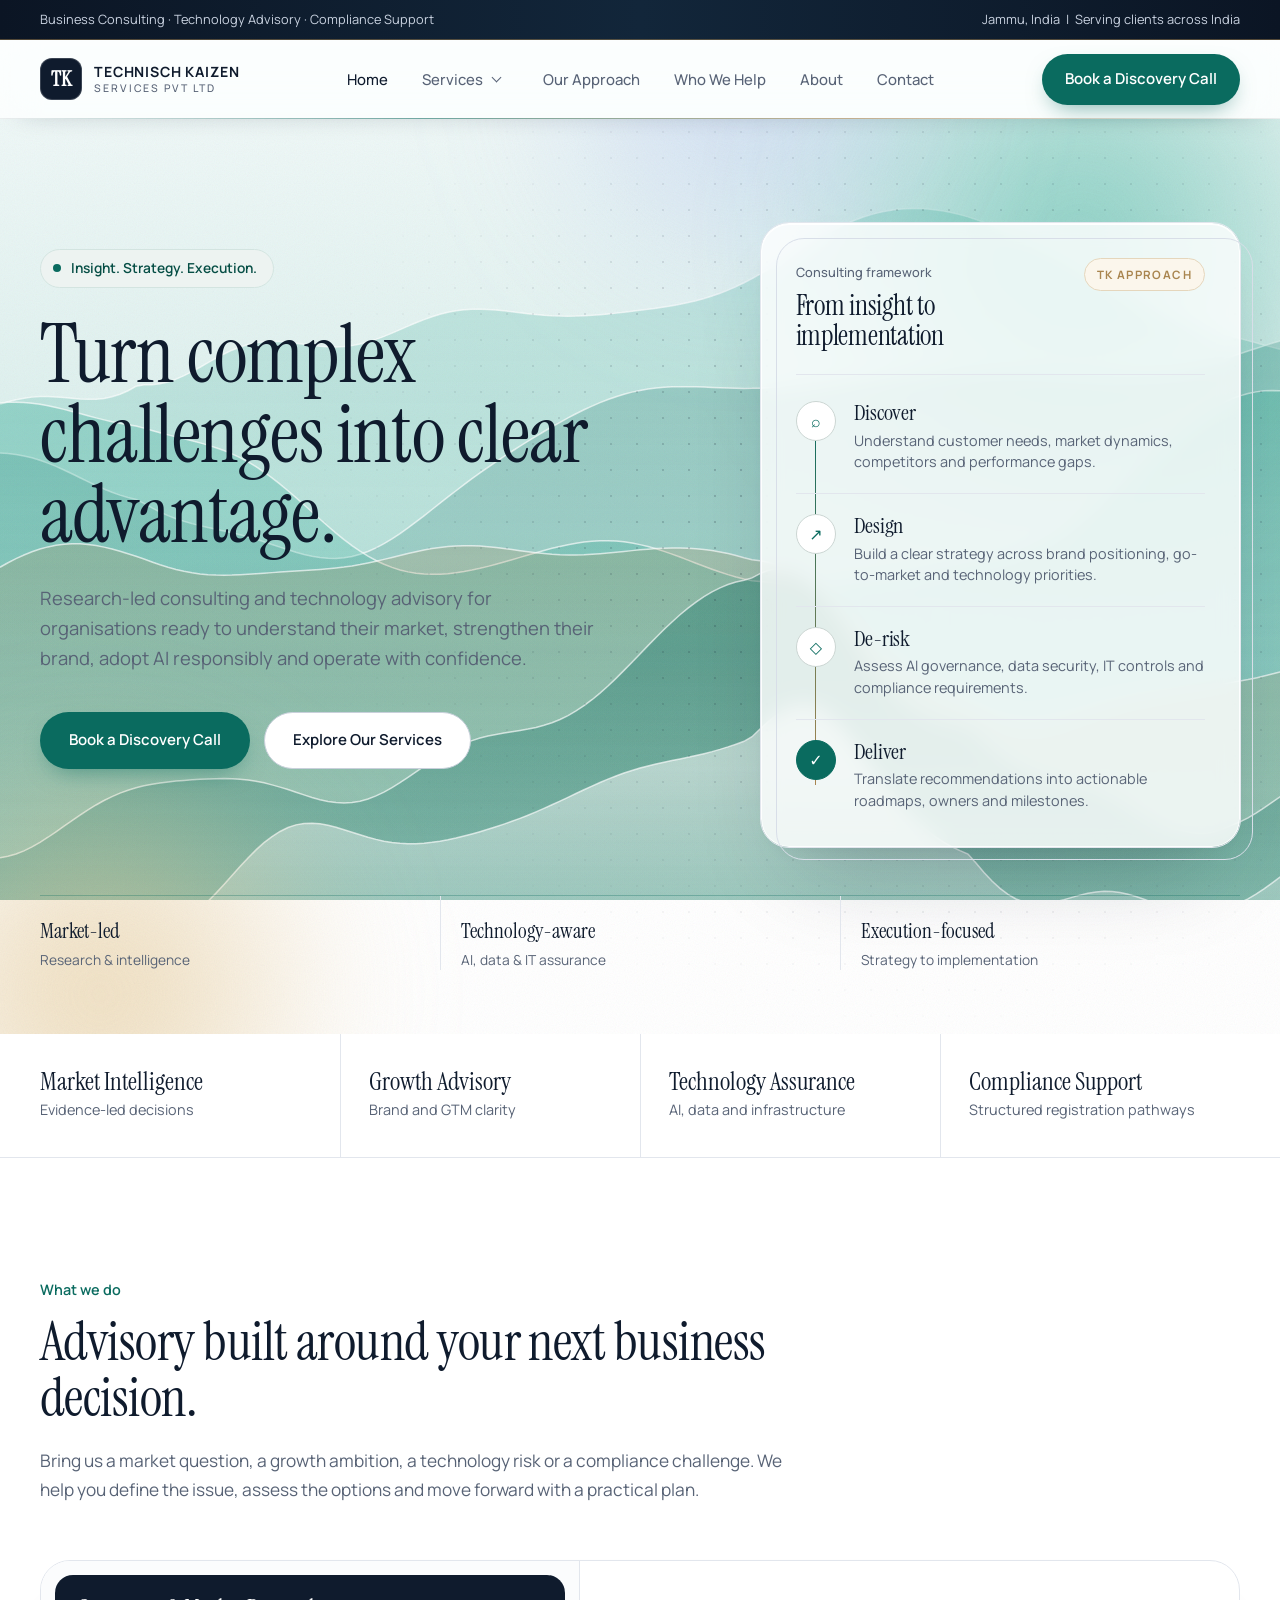
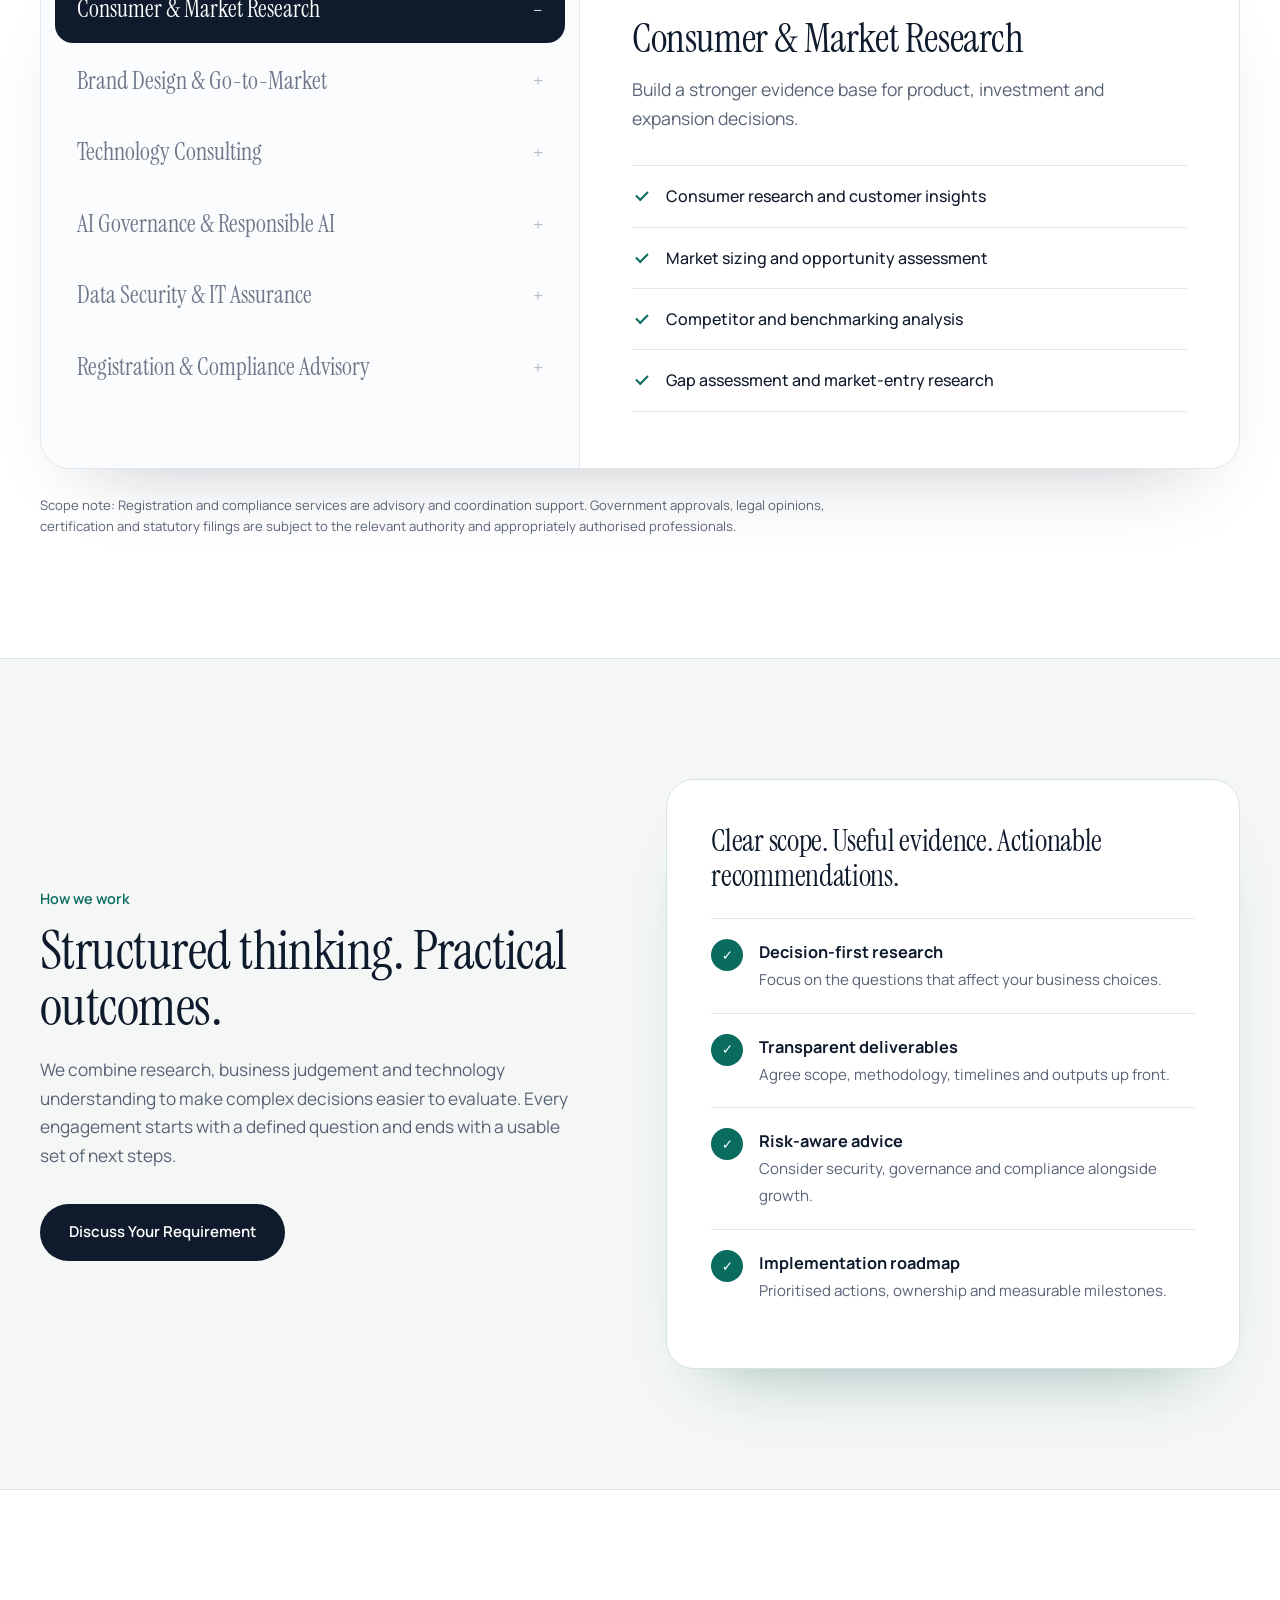
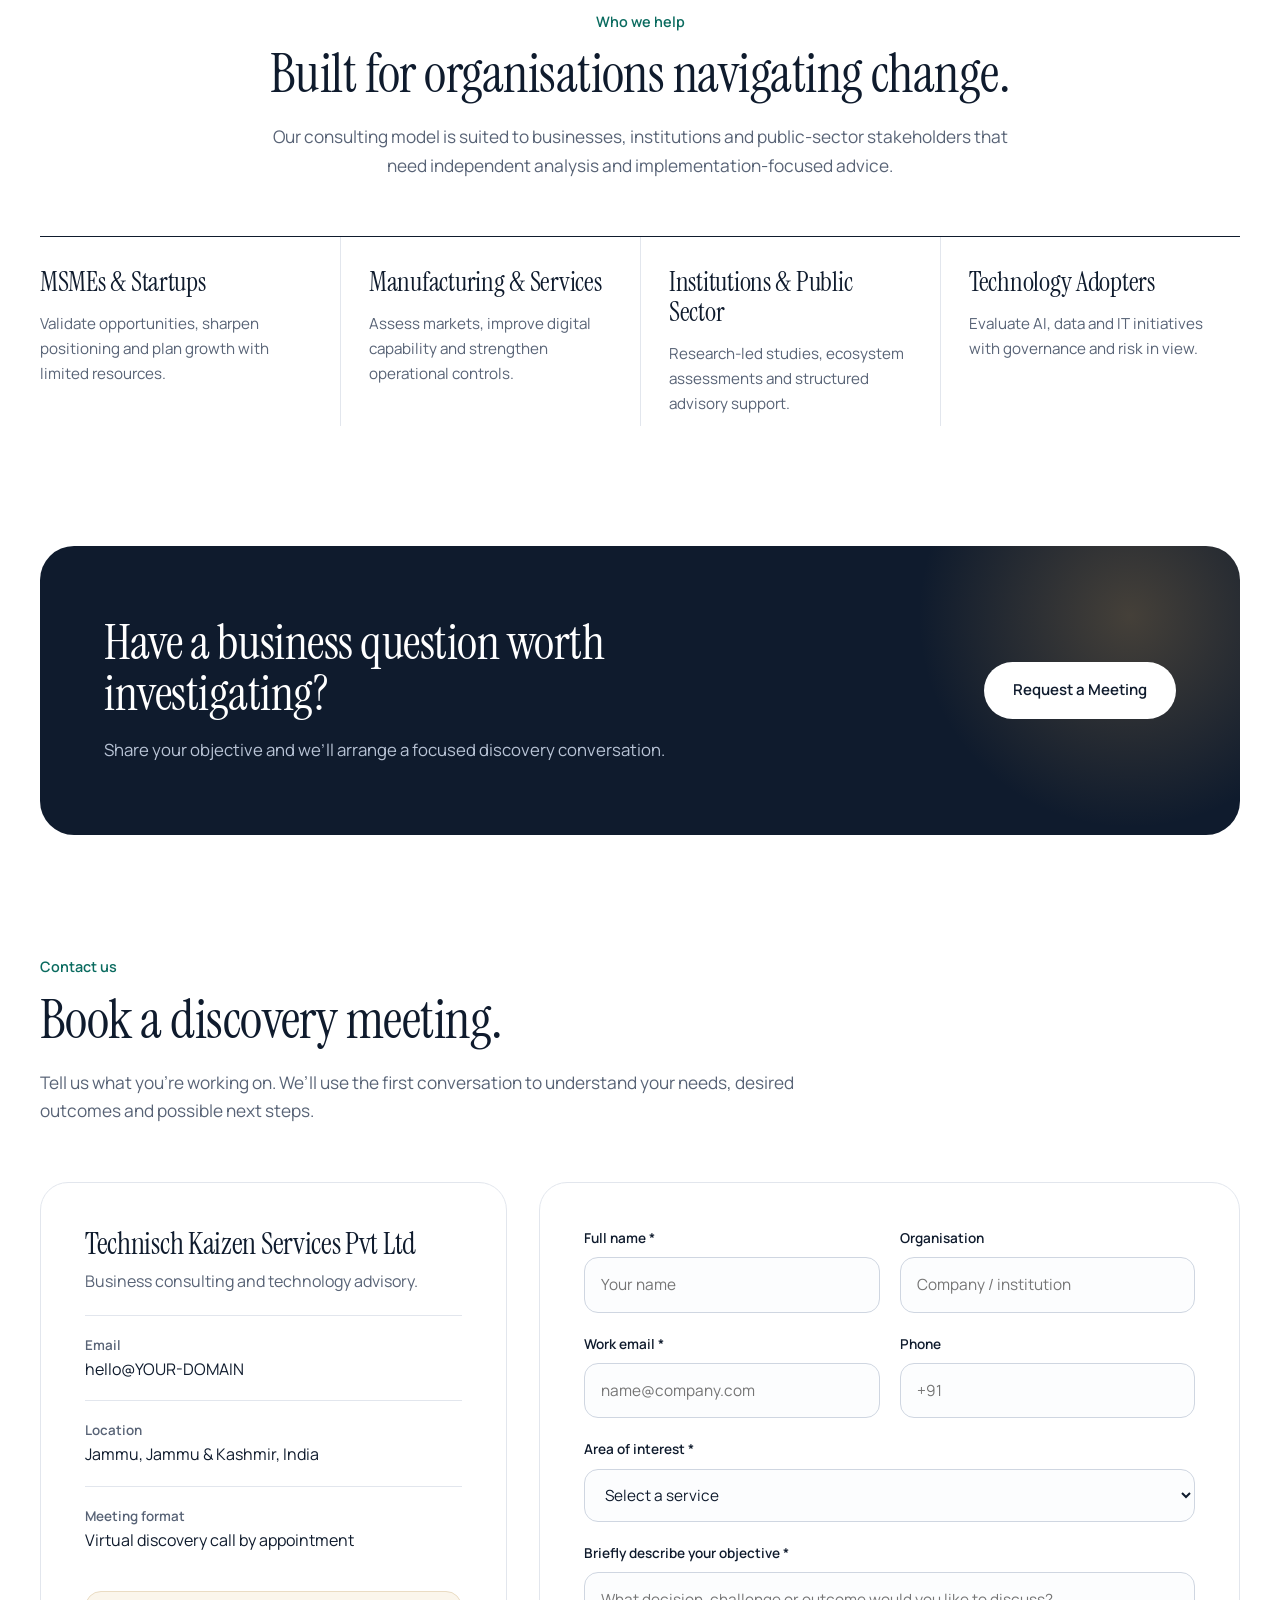
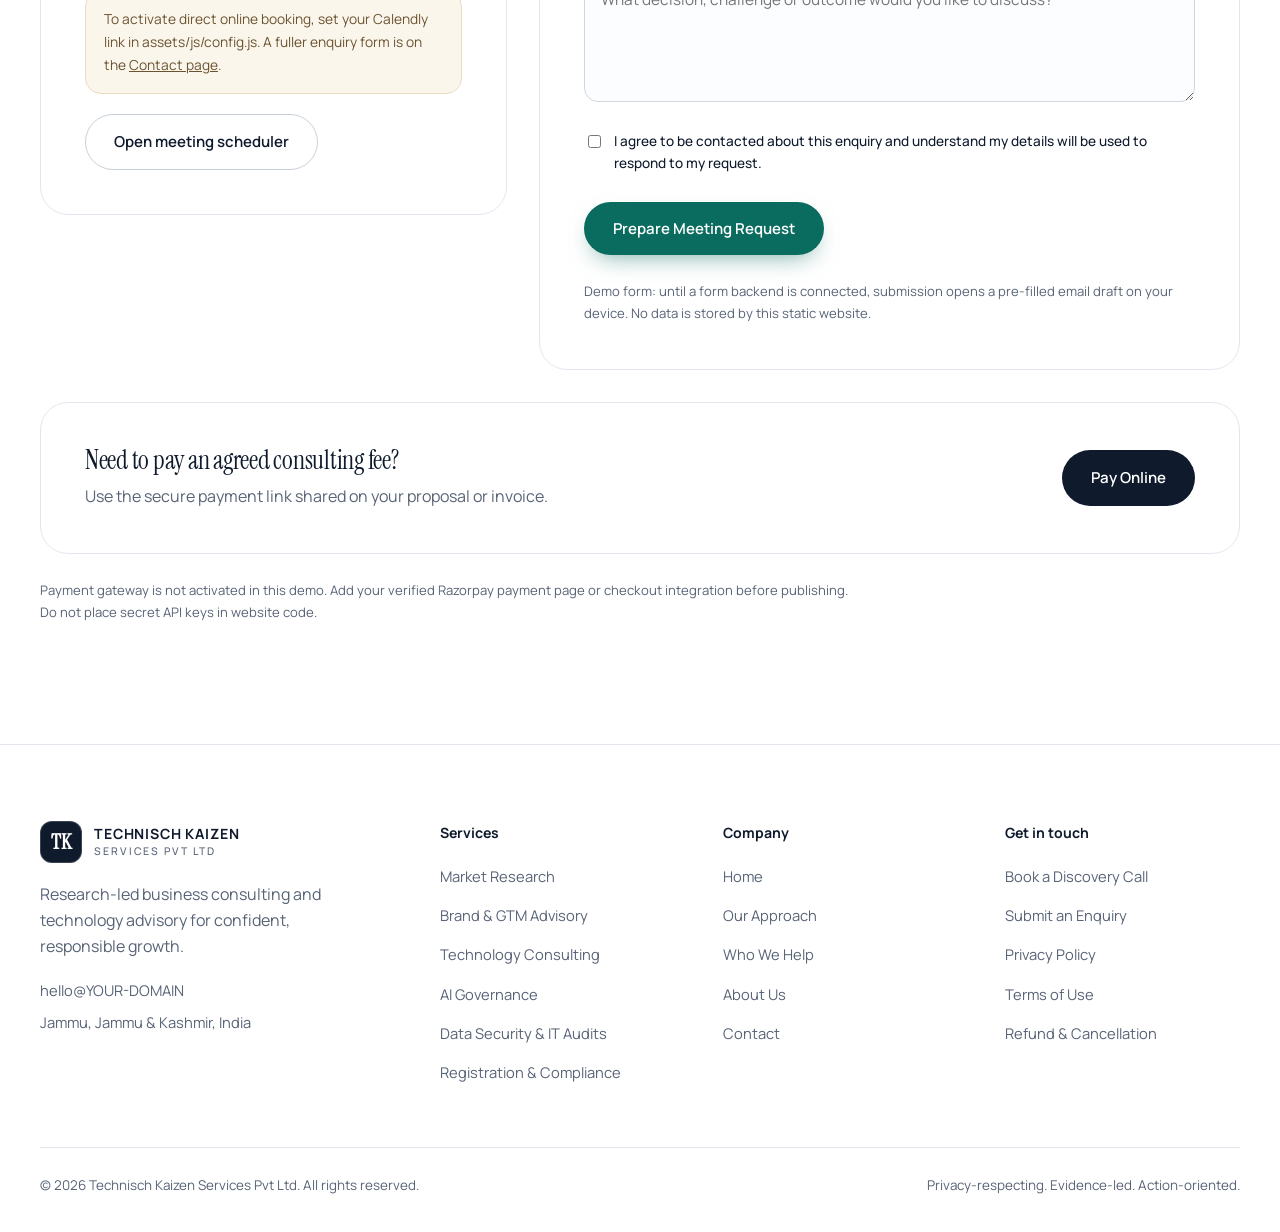
<file: index.html>
<!DOCTYPE html>
<html lang="en">
<head>
<meta charset="utf-8">
<meta name="viewport" content="width=device-width, initial-scale=1, viewport-fit=cover">
<meta name="description" content="Technisch Kaizen Services Pvt Ltd delivers market intelligence, brand and go-to-market advisory, technology consulting, AI governance, security audits and regulatory compliance support.">
<title>Technisch Kaizen Services Pvt Ltd | Insight. Strategy. Execution.</title>
<style>
:root{--bg:#F7F8FA;--surface:#fff;--ink:#0F1B2D;--mute:#586376;--line:#E2E6ED;--accent:#0A6B5F;--accent-d:#064E45;--tint:#EDF3F1;--brass:#A9854F;
--serif:"Instrument Serif","Times New Roman",serif;--sans:"Manrope",system-ui,-apple-system,"Segoe UI",sans-serif;box-sizing:border-box;color-scheme:light;
padding-top:env(safe-area-inset-top,0px);padding-bottom:env(safe-area-inset-bottom,0px)}
*,*::before,*::after{box-sizing:inherit}
html{scroll-behavior:smooth;scroll-padding-top:90px}
body{margin:0;background:var(--bg);color:var(--ink);font:400 16px/1.65 var(--sans);-webkit-font-smoothing:antialiased}
a{color:inherit;text-decoration:none}
:focus-visible{outline:2px solid var(--accent);outline-offset:3px;border-radius:4px}
.container{width:min(1200px,100% - 48px);margin-inline:auto}
h1,h2,h3{font-family:var(--serif);font-weight:400;letter-spacing:-.01em;margin:0}
.topbar{background:linear-gradient(90deg,#0B1524,#12263A 50%,#0B1524);color:#C9D2E0;font-size:.8rem;border-bottom:1px solid rgba(169,133,79,.45)}
.topbar .container{display:flex;justify-content:space-between;gap:16px;padding:9px 0}
.navbar{position:sticky;top:0;z-index:20;background:rgba(255,255,255,.72);backdrop-filter:blur(18px) saturate(1.4);-webkit-backdrop-filter:blur(18px) saturate(1.4);border-bottom:1px solid rgba(15,27,45,.07);box-shadow:0 10px 30px -22px rgba(15,27,45,.35)}
.navbar::after{content:"";position:absolute;left:0;right:0;bottom:-1px;height:1px;background:linear-gradient(90deg,transparent,rgba(10,107,95,.55),rgba(169,133,79,.6),transparent)}
.navinner{display:flex;align-items:center;justify-content:space-between;height:78px;gap:24px}
.brand{display:flex;align-items:center;gap:12px;font-weight:700;letter-spacing:.06em;font-size:.88rem;line-height:1.15}
.brand small{display:block;font-weight:500;font-size:.66rem;letter-spacing:.18em;color:var(--mute);margin-top:2px}
.mark{width:42px;height:42px;border-radius:12px;background:var(--ink);color:#fff;display:grid;place-items:center;font-family:var(--serif);font-size:1.3rem;letter-spacing:0;box-shadow:inset 0 0 0 1px rgba(255,255,255,.18)}
.navlinks{display:flex;gap:34px;font-size:.93rem;font-weight:500;color:var(--mute)}
.navlinks a{position:relative;padding:6px 0;transition:color .2s}
.navlinks a::after{content:"";position:absolute;left:0;bottom:0;height:1px;width:100%;background:var(--ink);transform:scaleX(0);transform-origin:left;transition:transform .3s}
.navlinks a:hover{color:var(--ink)}.navlinks a:hover::after{transform:scaleX(1)}
.btn{display:inline-flex;align-items:center;justify-content:center;gap:8px;padding:15px 28px;border-radius:999px;font-weight:600;font-size:.94rem;border:1px solid transparent;cursor:pointer;font-family:inherit;transition:transform .2s,background .2s,box-shadow .2s}
.btn-primary{background:var(--accent);color:#fff;box-shadow:0 10px 24px -10px rgba(10,107,95,.6)}
.btn-primary:hover{background:var(--accent-d);transform:translateY(-1px)}
.btn-outline{border-color:#C9D0DB;background:#fff}.btn-outline:hover{border-color:var(--ink)}
.btn-dark{background:var(--ink);color:#fff}.btn-dark:hover{background:#1B2B45}
.nav-cta{padding:12px 22px}
.menu{display:none;background:none;border:1px solid var(--line);border-radius:10px;width:44px;height:44px;font-size:1.2rem;cursor:pointer}

/* hero */
.hero{position:relative;overflow:hidden;padding:104px 0 64px;background:linear-gradient(180deg,#FFFFFF 0%,#EEF6F6 55%,#D9EEEA 100%)}
.hbg{position:absolute;inset:0;z-index:0;pointer-events:none;overflow:hidden}
.blob{position:absolute;border-radius:50%;filter:blur(60px)}
.b1{width:680px;height:680px;right:-140px;top:-220px;background:radial-gradient(circle,rgba(46,170,148,.55),transparent 68%);animation:drift 20s ease-in-out infinite alternate}
.b2{width:560px;height:560px;left:-180px;bottom:-240px;background:radial-gradient(circle,rgba(226,196,140,.65),transparent 68%);animation:drift 26s ease-in-out infinite alternate-reverse}
.b3{width:520px;height:520px;left:38%;top:-300px;background:radial-gradient(circle,rgba(150,175,235,.4),transparent 68%);animation:drift 30s ease-in-out infinite alternate}
.dots{position:absolute;inset:0;background-image:radial-gradient(rgba(15,27,45,.28) 1px,transparent 1.3px);background-size:26px 26px;-webkit-mask-image:radial-gradient(ellipse 65% 75% at 72% 42%,#000,transparent 78%);mask-image:radial-gradient(ellipse 65% 75% at 72% 42%,#000,transparent 78%)}
.rings{position:absolute;right:-260px;top:50%;width:980px;height:980px;margin-top:-490px;animation:spin 140s linear infinite}
.grain{position:absolute;inset:0;opacity:.07;mix-blend-mode:multiply;background-image:url("data:image/svg+xml;utf8,<svg xmlns='http://www.w3.org/2000/svg' width='160' height='160'><filter id='n'><feTurbulence type='fractalNoise' baseFrequency='.9' numOctaves='2' stitchTiles='stitch'/></filter><rect width='100%' height='100%' filter='url(%23n)'/></svg>")}
@keyframes drift{from{transform:translate(0,0) scale(1)}to{transform:translate(50px,36px) scale(1.12)}}
@keyframes spin{to{transform:rotate(360deg)}}
.rings{display:none}
.waves{position:absolute;left:0;right:0;bottom:-1px;height:310px}
.wv{position:absolute;left:0;bottom:0;width:100%;animation:bob 7s ease-in-out infinite alternate}
.wv svg{display:block;width:200%;height:100%;animation:slide 32s linear infinite}
.w1{height:310px}.w1 use{fill:rgba(46,170,148,.34)}
.w2{height:265px;animation-duration:9s;animation-delay:-3s}.w2 svg{animation-duration:23s;animation-direction:reverse}.w2 use{fill:rgba(10,107,95,.28)}
.w3{height:215px;animation-duration:6s;animation-delay:-2s}.w3 svg{animation-duration:17s}.w3 use{fill:rgba(169,133,79,.26)}
.w4{height:165px;animation-duration:8s}.w4 svg{animation-duration:27s;animation-direction:reverse}.w4 use{fill:#fff;stroke:rgba(10,107,95,.3);stroke-width:2}
.proof-wrap{position:relative;z-index:1;margin-top:48px}.proof-wrap .proof-row{max-width:none;border-top-color:rgba(10,107,95,.3)}
@keyframes slide{to{transform:translateX(-50%)}}
@keyframes bob{from{transform:translateY(0)}to{transform:translateY(16px)}}
.hero-grid{position:relative;z-index:1;display:grid;grid-template-columns:1.15fr .85fr;gap:72px;align-items:center}
.tag{display:inline-flex;align-items:center;gap:10px;font-size:.86rem;font-weight:600;color:var(--accent-d);background:var(--tint);border:1px solid #D3E4E0;padding:7px 16px 7px 12px;border-radius:999px}
.tag i{width:8px;height:8px;border-radius:50%;background:var(--accent)}
h1{font-size:clamp(3.1rem,6.4vw,5.8rem);line-height:.98;margin:26px 0 28px}
.lead{font-size:1.15rem;color:var(--mute);max-width:560px;margin:0}
.hero-actions{display:flex;flex-wrap:wrap;gap:14px;margin:38px 0 52px}
.proof-row{display:grid;grid-template-columns:repeat(3,1fr);gap:0;border-top:1px solid #CDD4DF;max-width:640px}
.proof{padding:20px 20px 0 0;font-size:.86rem;color:var(--mute);line-height:1.45}
.proof+.proof{padding-left:20px;border-left:1px solid var(--line)}
.proof strong{display:block;font-family:var(--serif);font-weight:400;font-size:1.3rem;color:var(--ink);margin-bottom:4px}

.frame{position:relative;background:rgba(255,255,255,.82);backdrop-filter:blur(10px);-webkit-backdrop-filter:blur(10px);border:1px solid rgba(255,255,255,.9);outline:1px solid var(--line);border-radius:28px;padding:34px 34px 14px;box-shadow:0 1px 0 #fff inset,0 50px 90px -40px rgba(15,27,45,.28),0 12px 30px -18px rgba(15,27,45,.15)}
.frame::before{content:"";position:absolute;inset:14px -14px -14px 14px;border:1px solid #D8DEE8;border-radius:28px;z-index:-1}
.frame-head{display:flex;justify-content:space-between;align-items:flex-start;gap:16px;padding-bottom:22px;border-bottom:1px solid var(--line)}
.frame-head small{font-size:.8rem;color:var(--mute);font-weight:500}
.frame-head h3{font-size:1.75rem;line-height:1.1;margin-top:6px}
.pill{font-size:.72rem;font-weight:700;letter-spacing:.12em;color:var(--brass);border:1px solid #E5D6BC;background:#FBF6EC;padding:6px 12px;border-radius:999px;white-space:nowrap}
.flow{position:relative;margin:0;padding:6px 0 0;list-style:none}
.flow::before{content:"";position:absolute;left:19px;top:34px;bottom:46px;width:1px;background:linear-gradient(var(--accent),var(--brass));transform-origin:top;animation:draw 1.6s .3s cubic-bezier(.2,.7,.2,1) both}
.flow li{position:relative;display:grid;grid-template-columns:40px 1fr;gap:18px;padding:20px 0;border-bottom:1px solid var(--line)}
.flow li:last-child{border:0}
.dot{width:40px;height:40px;border-radius:50%;background:var(--surface);border:1px solid #CBD5D2;display:grid;place-items:center;color:var(--accent);font-size:1rem;position:relative;z-index:1;animation:pop .5s both}
.flow li:nth-child(1) .dot{animation-delay:.3s}.flow li:nth-child(2) .dot{animation-delay:.7s}.flow li:nth-child(3) .dot{animation-delay:1.1s}.flow li:nth-child(4) .dot{animation-delay:1.5s;background:var(--accent);color:#fff;border-color:var(--accent)}
.flow h3{font-size:1.4rem;line-height:1.1;margin-bottom:4px}
.flow p{margin:0;font-size:.9rem;color:var(--mute);line-height:1.5}
@keyframes draw{from{transform:scaleY(0)}to{transform:scaleY(1)}}
@keyframes pop{from{opacity:0;transform:scale(.6)}to{opacity:1;transform:none}}

/* capability strip */
.strip{background:var(--surface);border-bottom:1px solid var(--line)}
.strip-grid{display:grid;grid-template-columns:repeat(4,1fr)}
.strip-item{padding:34px 28px;border-left:1px solid var(--line)}
.strip-item:first-child{border-left:0;padding-left:0}
.strip-item strong{display:block;font-family:var(--serif);font-weight:400;font-size:1.55rem;line-height:1.15}
.strip-item span{font-size:.9rem;color:var(--mute)}

.section{padding:120px 0}
.section-head{max-width:760px;margin-bottom:56px}
.section-head.center{margin-inline:auto;text-align:center}
h2{font-size:clamp(2.3rem,4.2vw,3.7rem);line-height:1.04}
.section-head p,.split p{color:var(--mute);font-size:1.08rem;margin:20px 0 0}
.kicker{font-size:.9rem;font-weight:600;color:var(--accent);margin-bottom:14px}

/* services explorer */
.explorer{display:grid;grid-template-columns:.9fr 1.1fr;background:var(--surface);border:1px solid var(--line);border-radius:30px;overflow:hidden;box-shadow:0 40px 80px -50px rgba(15,27,45,.3)}
.tabs{padding:14px;background:#FBFCFD;border-right:1px solid var(--line);display:flex;flex-direction:column;gap:4px}
.tab{all:unset;box-sizing:border-box;cursor:pointer;padding:20px 22px;border-radius:18px;font-family:var(--serif);font-size:1.5rem;line-height:1.15;color:#6C7789;display:flex;justify-content:space-between;align-items:center;gap:12px;transition:background .25s,color .25s}
.tab:hover{color:var(--ink)}
.tab[aria-selected=true]{background:var(--ink);color:#fff}
.tab::after{content:"+";font-family:var(--sans);font-size:1.1rem;opacity:.5}
.tab[aria-selected=true]::after{content:"–";opacity:.8}
.tab:focus-visible{outline:2px solid var(--accent);outline-offset:-2px}
.panel-pane{padding:56px 52px;display:none}
.panel-pane.on{display:block;animation:fade .45s both}
@keyframes fade{from{opacity:0;transform:translateY(8px)}to{opacity:1;transform:none}}
.panel-pane h3{font-size:2.5rem;line-height:1.05;margin-bottom:16px}
.panel-pane>p{font-size:1.1rem;color:var(--mute);margin:0 0 32px}
.panel-pane ul{list-style:none;margin:0;padding:0}
.panel-pane li{padding:17px 0 17px 34px;border-top:1px solid var(--line);position:relative;font-weight:500}
.panel-pane li::before{content:"";position:absolute;left:4px;top:25px;width:12px;height:7px;border-left:2px solid var(--accent);border-bottom:2px solid var(--accent);transform:rotate(-45deg)}
.panel-pane li:last-child{border-bottom:1px solid var(--line)}
.fineprint{font-size:.82rem;color:var(--mute);margin:26px 0 0;max-width:820px}

/* approach */
.approach{background:var(--tint);border-block:1px solid #DCE8E5}
.split{display:grid;grid-template-columns:1fr 1.05fr;gap:80px;align-items:center}
.split .btn{margin-top:34px}
.principles{background:var(--surface);border:1px solid #D6E4E0;border-radius:28px;padding:44px;box-shadow:0 40px 70px -48px rgba(6,78,69,.45)}
.principles h3{font-size:1.9rem;line-height:1.15;margin-bottom:12px}
.check{display:grid;grid-template-columns:32px 1fr;gap:16px;padding:20px 0;border-top:1px solid var(--line)}
.check:first-of-type{margin-top:24px}
.check b{width:32px;height:32px;border-radius:50%;background:var(--accent);color:#fff;display:grid;place-items:center;font-size:.85rem}
.check strong{display:block;font-size:1.02rem}.check span{color:var(--mute);font-size:.94rem}

/* sectors */
.sectors{display:grid;grid-template-columns:repeat(4,1fr);gap:0;border-top:1px solid var(--ink)}
.sector{padding:30px 28px 10px 0;transition:background .3s}
.sector+.sector{padding-left:28px;border-left:1px solid var(--line)}
.sector h3{font-size:1.7rem;line-height:1.1;margin-bottom:14px}
.sector p{margin:0;color:var(--mute);font-size:.95rem}

/* cta band */
.band{padding:0 0 120px}
.band-inner{background:var(--ink);color:#fff;border-radius:34px;padding:72px 64px;display:flex;align-items:center;justify-content:space-between;gap:40px;position:relative;overflow:hidden}
.band-inner::before{content:"";position:absolute;right:-120px;top:-160px;width:460px;height:460px;border-radius:50%;background:radial-gradient(circle,rgba(169,133,79,.35),transparent 65%)}
.band-inner>*{position:relative}
.band h2{max-width:640px;font-size:clamp(2.1rem,3.8vw,3.3rem)}
.band p{color:#B9C4D6;margin:16px 0 0;font-size:1.05rem}
.band .btn{background:#fff;color:var(--ink);flex-shrink:0}.band .btn:hover{background:#F0F3F8;transform:translateY(-1px)}

/* contact */
.contact-grid{display:grid;grid-template-columns:.85fr 1.15fr;gap:32px;align-items:start}
.card{background:var(--surface);border:1px solid var(--line);border-radius:28px;padding:44px}
.card h3{font-size:1.9rem;line-height:1.1;margin-bottom:8px}
.card>p{color:var(--mute);margin:0 0 20px}
.contact-item{padding:18px 0;border-top:1px solid var(--line)}
.contact-item strong{display:block;font-size:.84rem;color:var(--mute);font-weight:600}
.notice{margin:20px 0;padding:16px 18px;border-radius:16px;background:#FBF6EC;border:1px solid #EADCC3;font-size:.86rem;color:#6B5330}
.form-grid{display:grid;grid-template-columns:1fr 1fr;gap:20px}
.field.full{grid-column:1/-1}
label{display:block;font-size:.85rem;font-weight:600;margin-bottom:8px}
input,select,textarea{width:100%;font:inherit;font-size:.96rem;padding:14px 16px;border:1px solid #CFD6E1;border-radius:14px;background:#FCFDFE;color:var(--ink);transition:border .2s,box-shadow .2s}
input:focus,select:focus,textarea:focus{outline:0;border-color:var(--accent);box-shadow:0 0 0 4px rgba(10,107,95,.12)}
textarea{min-height:130px;resize:vertical}
.pay{margin-top:32px;display:flex;align-items:center;justify-content:space-between;gap:24px;flex-wrap:wrap}
.pay h3{font-size:1.6rem}.pay p{margin:4px 0 0;color:var(--mute)}

.footer{background:var(--surface);border-top:1px solid var(--line);padding:76px 0 36px}
.footer-grid{display:grid;grid-template-columns:1.4fr 1fr 1fr 1fr;gap:48px}
.footer h4{margin:0 0 18px;font-size:.88rem}
.footer-links{display:grid;gap:11px;font-size:.92rem;color:var(--mute)}
.footer-links a:hover{color:var(--ink)}
.copyright{display:flex;justify-content:space-between;gap:16px;flex-wrap:wrap;margin-top:60px;padding-top:26px;border-top:1px solid var(--line);font-size:.84rem;color:var(--mute)}

@media (max-width:1020px){
.hero-grid,.split,.contact-grid,.explorer{grid-template-columns:1fr}
.hero-grid{gap:64px}.split{gap:48px}
.tabs{border-right:0;border-bottom:1px solid var(--line)}
.strip-grid,.sectors{grid-template-columns:1fr 1fr}
.strip-item:nth-child(3){border-left:0;padding-left:0}
.sector{padding:28px 20px 10px 0}.sector+.sector{padding-left:0;border-left:0}.sector:nth-child(even){padding-left:24px;border-left:1px solid var(--line)}
.footer-grid{grid-template-columns:1fr 1fr}
.band-inner{flex-direction:column;align-items:flex-start;padding:52px 36px}
}
@media (max-width:820px){
.navlinks{position:absolute;top:78px;left:0;right:0;background:var(--bg);flex-direction:column;gap:0;padding:8px 24px 20px;border-bottom:1px solid var(--line);display:none}
.navlinks.open{display:flex}.navlinks a{padding:14px 0;border-bottom:1px solid var(--line)}
.menu{display:block}.nav-cta{display:none}
.topbar span:last-child{display:none}
}
@media (max-width:620px){
.rings{width:640px;height:640px;margin-top:-320px;right:-340px}.b1,.b2,.b3{width:380px;height:380px}
.container{width:calc(100% - 32px)}
.hero{padding:56px 0 40px}.waves{height:230px}.w1{height:230px}.w2{height:195px}.w3{height:160px}.w4{height:125px}.section{padding:80px 0}.band{padding-bottom:80px}
.proof-row{grid-template-columns:1fr}.proof+.proof{padding-left:0;border-left:0;margin-top:16px;border-top:1px solid var(--line);padding-top:16px}
.frame{padding:24px 22px 8px}.frame::before{display:none}
.panel-pane{padding:34px 24px}.panel-pane h3{font-size:2rem}.tab{font-size:1.3rem;padding:16px 18px}
.form-grid{grid-template-columns:1fr}.card{padding:30px 24px}
.sectors,.strip-grid{grid-template-columns:1fr}
.strip-item,.strip-item:nth-child(3){border-left:0;padding:22px 0;border-top:1px solid var(--line)}.strip-item:first-child{border-top:0}
.sector,.sector:nth-child(even){padding:24px 0 10px;border-left:0;border-bottom:1px solid var(--line)}
.footer-grid{grid-template-columns:1fr}
.band-inner{padding:44px 26px;border-radius:26px}
}
@media (prefers-reduced-motion:reduce){*{animation:none!important;transition:none!important}html{scroll-behavior:auto}}

/* ===== Full-screen ocean wave background ===== */
body{background:transparent}
.ocean{position:fixed;inset:0;z-index:-1;overflow:hidden;pointer-events:none;background:linear-gradient(180deg,#F6FBFB 0%,#E1F2F0 40%,#BFE3DE 100%)}
.ow{position:absolute;left:0;right:0;bottom:0;animation:bob 8s ease-in-out infinite alternate}
.ow::after{content:"";position:absolute;left:0;right:0;top:149px;bottom:0;background:var(--c)}
.ow svg{position:absolute;left:0;top:0;width:200%;height:150px;animation:slide 30s linear infinite}
.ow use{fill:var(--c)}
.o1{height:78vh;--c:rgba(46,170,148,.16)}
.o2{height:62vh;--c:rgba(10,107,95,.14);animation-duration:10s;animation-delay:-3s}.o2 svg{animation-duration:42s;animation-direction:reverse}
.o3{height:46vh;--c:rgba(46,170,148,.20);animation-duration:7s;animation-delay:-2s}.o3 svg{animation-duration:24s}
.o4{height:32vh;--c:rgba(169,133,79,.16);animation-duration:9s}.o4 svg{animation-duration:34s;animation-direction:reverse}
.o5{height:19vh;--c:rgba(10,107,95,.24);animation-duration:6s;animation-delay:-1s}.o5 svg{animation-duration:20s}
@media (max-width:620px){.ow svg{height:100px}.ow::after{top:99px}}
.hero{background:transparent}
.strip{background:rgba(255,255,255,.62);backdrop-filter:blur(8px);-webkit-backdrop-filter:blur(8px)}
.approach{background:rgba(237,243,241,.62)}
.footer{background:rgba(255,255,255,.88)}
</style>
<meta name="theme-color" content="#0F1B2D"><link rel="canonical" href="https://YOUR-DOMAIN/"><link rel="icon" href="assets/img/favicon.svg" type="image/svg+xml"><link rel="apple-touch-icon" href="assets/img/apple-touch-icon.png"><link rel="preload" href="assets/fonts/manrope.woff2" as="font" type="font/woff2" crossorigin><meta property="og:type" content="website"><meta property="og:site_name" content="Technisch Kaizen Services Pvt Ltd"><meta property="og:title" content="Technisch Kaizen Services Pvt Ltd | Insight. Strategy. Execution."><meta property="og:description" content="Technisch Kaizen Services Pvt Ltd delivers market intelligence, brand and go-to-market advisory, technology consulting, AI governance, security audits and regulatory compliance support."><meta property="og:url" content="https://YOUR-DOMAIN/"><meta property="og:image" content="https://YOUR-DOMAIN/assets/img/og-image.png"><meta name="twitter:card" content="summary_large_image"><meta name="twitter:title" content="Technisch Kaizen Services Pvt Ltd | Insight. Strategy. Execution."><meta name="twitter:description" content="Technisch Kaizen Services Pvt Ltd delivers market intelligence, brand and go-to-market advisory, technology consulting, AI governance, security audits and regulatory compliance support."><script type="application/ld+json">{"@context":"https://schema.org","@type":"ProfessionalService","name":"Technisch Kaizen Services Pvt Ltd","url":"https://YOUR-DOMAIN/","logo":"https://YOUR-DOMAIN/assets/img/og-image.png","email":"hello@YOUR-DOMAIN","description":"Research-led business consulting and technology advisory: market research, brand and go-to-market, technology consulting, AI governance, data security and compliance support.","address":{"@type":"PostalAddress","addressLocality":"Jammu","addressRegion":"Jammu and Kashmir","addressCountry":"IN"},"areaServed":"IN"}</script><link rel="stylesheet" href="assets/css/fonts.css">
<link rel="stylesheet" href="assets/css/layout.css">
</head>
<body>
<a class="skip" href="#main">Skip to content</a>
<div class="ocean" aria-hidden="true"><canvas id="sea" style="position:absolute;inset:0;width:100%;height:100%"></canvas></div>
<div class="topbar"><div class="container"><span>Business Consulting · Technology Advisory · Compliance Support</span><span>Jammu, India &nbsp;|&nbsp; Serving clients across India</span></div></div>
<header class="navbar"><div class="container navinner">
<a class="brand" href="index.html"><span class="mark">TK</span><span>TECHNISCH KAIZEN<small>SERVICES PVT LTD</small></span></a>
<nav class="navlinks" id="siteNav" aria-label="Primary"><a href="index.html" class="on" aria-current="page">Home</a><div class="dd"><a href="services.html">Services</a><button class="dd-btn" type="button" aria-expanded="false" aria-label="Toggle services menu"></button><div class="dd-menu"><a href="services.html#market">Market Research</a><a href="services.html#brand">Brand &amp; Go-to-Market</a><a href="services.html#technology">Technology Consulting</a><a href="services.html#ai">AI Governance</a><a href="services.html#security">Data Security &amp; IT Assurance</a><a href="services.html#compliance">Registration &amp; Compliance</a></div></div><a href="our-approach.html">Our Approach</a><a href="who-we-help.html">Who We Help</a><a href="about.html">About</a><a href="contact.html">Contact</a><a class="btn btn-primary drawer-cta" href="contact.html#book">Book a Discovery Call</a></nav>
<a class="btn btn-primary nav-cta" href="contact.html#book">Book a Discovery Call</a>
<button class="menu" id="navToggle" type="button" aria-label="Open navigation" aria-controls="siteNav" aria-expanded="false">☰</button>
</div></header>

<main id="main">
<section class="hero" id="home"><div class="hbg" aria-hidden="true"><span class="blob b1"></span><span class="blob b2"></span><span class="blob b3"></span><div class="dots"></div>
<svg class="rings" viewBox="0 0 980 980" fill="none"><defs><linearGradient id="rg" x1="0" y1="0" x2="1" y2="1"><stop offset="0" stop-color="#0A6B5F" stop-opacity=".55"/><stop offset=".6" stop-color="#A9854F" stop-opacity=".4"/><stop offset="1" stop-color="#0F1B2D" stop-opacity="0"/></linearGradient></defs><circle cx="490" cy="490" r="486" stroke="url(#rg)" stroke-width="1"/><circle cx="490" cy="490" r="390" stroke="url(#rg)" stroke-width="1" stroke-dasharray="2 9"/><circle cx="490" cy="490" r="294" stroke="url(#rg)" stroke-width="1"/><circle cx="490" cy="490" r="198" stroke="url(#rg)" stroke-width="1" stroke-dasharray="2 9"/><circle cx="490" cy="4" r="6" fill="#0A6B5F"/><circle cx="196" cy="490" r="5" fill="#A9854F"/><circle cx="784" cy="490" r="5" fill="#0A6B5F"/></svg>
<svg width="0" height="0" style="position:absolute"><defs><path id="wp" d="M0,160 C240,60 480,260 720,160 C960,60 1200,260 1440,160 C1680,60 1920,260 2160,160 C2400,60 2640,260 2880,160 L2880,320 L0,320Z"/></defs></svg>
<div class="grain"></div></div>
<div class="container hero-grid">
<div>
<span class="tag"><i></i>Insight. Strategy. Execution.</span>
<h1>Turn complex challenges into clear advantage.</h1>
<p class="lead">Research-led consulting and technology advisory for organisations ready to understand their market, strengthen their brand, adopt AI responsibly and operate with confidence.</p>
<div class="hero-actions"><a class="btn btn-primary" href="#contact">Book a Discovery Call</a><a class="btn btn-outline" href="services.html">Explore Our Services</a></div>
</div>
<aside class="frame" aria-label="Consulting framework">
<div class="frame-head"><div><small>Consulting framework</small><h3>From insight to implementation</h3></div><span class="pill">TK APPROACH</span></div>
<ol class="flow">
<li><span class="dot">⌕</span><div><h3>Discover</h3><p>Understand customer needs, market dynamics, competitors and performance gaps.</p></div></li>
<li><span class="dot">↗</span><div><h3>Design</h3><p>Build a clear strategy across brand positioning, go-to-market and technology priorities.</p></div></li>
<li><span class="dot">◇</span><div><h3>De-risk</h3><p>Assess AI governance, data security, IT controls and compliance requirements.</p></div></li>
<li><span class="dot">✓</span><div><h3>Deliver</h3><p>Translate recommendations into actionable roadmaps, owners and milestones.</p></div></li>
</ol>
</aside>
</div>
<div class="container proof-wrap"><div class="proof-row">
<div class="proof"><strong>Market-led</strong>Research &amp; intelligence</div>
<div class="proof"><strong>Technology-aware</strong>AI, data &amp; IT assurance</div>
<div class="proof"><strong>Execution-focused</strong>Strategy to implementation</div>
</div></div></section>

<section class="strip"><div class="container strip-grid">
<div class="strip-item"><strong>Market Intelligence</strong><span>Evidence-led decisions</span></div>
<div class="strip-item"><strong>Growth Advisory</strong><span>Brand and GTM clarity</span></div>
<div class="strip-item"><strong>Technology Assurance</strong><span>AI, data and infrastructure</span></div>
<div class="strip-item"><strong>Compliance Support</strong><span>Structured registration pathways</span></div>
</div></section>

<section class="section" id="services"><div class="container">
<div class="section-head"><div class="kicker">What we do</div><h2>Advisory built around your next business decision.</h2><p>Bring us a market question, a growth ambition, a technology risk or a compliance challenge. We help you define the issue, assess the options and move forward with a practical plan.</p></div>
<div class="explorer">
<div class="tabs" role="tablist" aria-label="Services" id="tabs">
<button class="tab" role="tab" aria-selected="true" aria-controls="p0" id="t0">Consumer &amp; Market Research</button>
<button class="tab" role="tab" aria-selected="false" aria-controls="p1" id="t1">Brand Design &amp; Go-to-Market</button>
<button class="tab" role="tab" aria-selected="false" aria-controls="p2" id="t2">Technology Consulting</button>
<button class="tab" role="tab" aria-selected="false" aria-controls="p3" id="t3">AI Governance &amp; Responsible AI</button>
<button class="tab" role="tab" aria-selected="false" aria-controls="p4" id="t4">Data Security &amp; IT Assurance</button>
<button class="tab" role="tab" aria-selected="false" aria-controls="p5" id="t5">Registration &amp; Compliance Advisory</button>
</div>
<div>
<div class="panel-pane on" role="tabpanel" id="p0" aria-labelledby="t0"><h3>Consumer &amp; Market Research</h3><p>Build a stronger evidence base for product, investment and expansion decisions.</p><ul><li>Consumer research and customer insights</li><li>Market sizing and opportunity assessment</li><li>Competitor and benchmarking analysis</li><li>Gap assessment and market-entry research</li></ul></div>
<div class="panel-pane" role="tabpanel" id="p1" aria-labelledby="t1"><h3>Brand Design &amp; Go-to-Market</h3><p>Clarify your value proposition and create a practical route to market.</p><ul><li>Brand positioning and identity advisory</li><li>Segmentation and target-customer definition</li><li>GTM strategy, channels and partnerships</li><li>Launch roadmap and marketing priorities</li></ul></div>
<div class="panel-pane" role="tabpanel" id="p2" aria-labelledby="t2"><h3>Technology Consulting</h3><p>Align technology investments with business outcomes and operational needs.</p><ul><li>Digital transformation and IT roadmaps</li><li>IT infrastructure and process audits</li><li>Vendor and solution evaluation</li><li>Technology risk and control reviews</li></ul></div>
<div class="panel-pane" role="tabpanel" id="p3" aria-labelledby="t3"><h3>AI Governance &amp; Responsible AI</h3><p>Establish clear oversight for AI adoption, use cases and associated risks.</p><ul><li>AI readiness and use-case assessment</li><li>AI policies, roles and governance controls</li><li>Risk, transparency and human oversight</li><li>AI adoption and implementation roadmaps</li></ul></div>
<div class="panel-pane" role="tabpanel" id="p4" aria-labelledby="t4"><h3>Data Security &amp; IT Assurance</h3><p>Identify control gaps and improve the organisation’s security posture.</p><ul><li>Data protection and security reviews</li><li>IT infrastructure and access-control audits</li><li>Cyber-risk and incident-readiness assessment</li><li>Remediation plans and control tracking</li></ul></div>
<div class="panel-pane" role="tabpanel" id="p5" aria-labelledby="t5"><h3>Registration &amp; Compliance Advisory</h3><p>Navigate administrative requirements with structured documentation support.</p><ul><li>Trademark registration coordination</li><li>Export licence / IEC application support</li><li>Export documentation and compliance mapping</li><li>Regulatory requirement and gap assessment</li></ul></div>
</div>
</div>
<p class="fineprint">Scope note: Registration and compliance services are advisory and coordination support. Government approvals, legal opinions, certification and statutory filings are subject to the relevant authority and appropriately authorised professionals.</p>
</div></section>

<section class="section approach" id="approach"><div class="container split">
<div><div class="kicker">How we work</div><h2>Structured thinking. Practical outcomes.</h2><p>We combine research, business judgement and technology understanding to make complex decisions easier to evaluate. Every engagement starts with a defined question and ends with a usable set of next steps.</p><a class="btn btn-dark" href="#contact">Discuss Your Requirement</a></div>
<div class="principles"><h3>Clear scope. Useful evidence. Actionable recommendations.</h3>
<div class="check"><b>✓</b><div><strong>Decision-first research</strong><span>Focus on the questions that affect your business choices.</span></div></div>
<div class="check"><b>✓</b><div><strong>Transparent deliverables</strong><span>Agree scope, methodology, timelines and outputs up front.</span></div></div>
<div class="check"><b>✓</b><div><strong>Risk-aware advice</strong><span>Consider security, governance and compliance alongside growth.</span></div></div>
<div class="check"><b>✓</b><div><strong>Implementation roadmap</strong><span>Prioritised actions, ownership and measurable milestones.</span></div></div>
</div></div></section>

<section class="section" id="sectors"><div class="container">
<div class="section-head center"><div class="kicker">Who we help</div><h2>Built for organisations navigating change.</h2><p>Our consulting model is suited to businesses, institutions and public-sector stakeholders that need independent analysis and implementation-focused advice.</p></div>
<div class="sectors">
<div class="sector"><h3>MSMEs &amp; Startups</h3><p>Validate opportunities, sharpen positioning and plan growth with limited resources.</p></div>
<div class="sector"><h3>Manufacturing &amp; Services</h3><p>Assess markets, improve digital capability and strengthen operational controls.</p></div>
<div class="sector"><h3>Institutions &amp; Public Sector</h3><p>Research-led studies, ecosystem assessments and structured advisory support.</p></div>
<div class="sector"><h3>Technology Adopters</h3><p>Evaluate AI, data and IT initiatives with governance and risk in view.</p></div>
</div></div></section>

<section class="band"><div class="container"><div class="band-inner">
<div><h2>Have a business question worth investigating?</h2><p>Share your objective and we’ll arrange a focused discovery conversation.</p></div>
<a class="btn" href="#contact">Request a Meeting</a>
</div></div></section>

<section class="section" id="contact" style="padding-top:0"><div class="container">
<div class="section-head"><div class="kicker">Contact us</div><h2>Book a discovery meeting.</h2><p>Tell us what you’re working on. We’ll use the first conversation to understand your needs, desired outcomes and possible next steps.</p></div>
<div class="contact-grid">
<div class="card"><h3>Technisch Kaizen Services Pvt Ltd</h3><p>Business consulting and technology advisory.</p>
<div class="contact-item"><strong>Email</strong><a data-cfg="email" href="mailto:hello@YOUR-DOMAIN">hello@YOUR-DOMAIN</a></div>
<div class="contact-item"><strong>Location</strong>Jammu, Jammu &amp; Kashmir, India</div>
<div class="contact-item"><strong>Meeting format</strong>Virtual discovery call by appointment</div>
<div class="notice">To activate direct online booking, set your Calendly link in assets/js/config.js. A fuller enquiry form is on the <a href="contact.html" style="text-decoration:underline">Contact page</a>.</div>
<a class="btn btn-outline" id="bookingLink" data-cfg-link="calendlyUrl" href="https://calendly.com/" target="_blank" rel="noopener">Open meeting scheduler</a></div>
<form class="card" id="discoveryForm"><div class="form-grid">
<div class="field"><label for="name">Full name *</label><input id="name" name="name" required autocomplete="name" placeholder="Your name"></div>
<div class="field"><label for="company">Organisation</label><input id="company" name="company" autocomplete="organization" placeholder="Company / institution"></div>
<div class="field"><label for="email">Work email *</label><input id="email" name="email" type="email" required autocomplete="email" placeholder="name@company.com"></div>
<div class="field"><label for="phone">Phone</label><input id="phone" name="phone" type="tel" autocomplete="tel" placeholder="+91"></div>
<div class="field full"><label for="service">Area of interest *</label><select id="service" name="service" required><option value="">Select a service</option><option>Consumer &amp; Market Research</option><option>Competition Analysis / Gap Assessment</option><option>Brand Design &amp; Go-to-Market Advisory</option><option>Technology Consulting</option><option>AI Governance</option><option>Data Security / IT Infrastructure Audit</option><option>Trademark Registration</option><option>Export Licence / Compliance</option><option>Other / Not sure yet</option></select></div>
<div class="field full"><label for="objective">Briefly describe your objective *</label><textarea id="objective" name="objective" required placeholder="What decision, challenge or outcome would you like to discuss?"></textarea></div>
<div class="field full"><label style="display:flex;gap:10px;align-items:flex-start;font-weight:500"><input type="checkbox" required style="width:auto;margin-top:5px"> I agree to be contacted about this enquiry and understand my details will be used to respond to my request.</label></div>
<div class="field full"><button class="btn btn-primary" type="submit">Prepare Meeting Request</button><p class="fineprint">Demo form: until a form backend is connected, submission opens a pre-filled email draft on your device. No data is stored by this static website.</p></div>
</div></form>
</div>
<div class="card pay"><div><h3>Need to pay an agreed consulting fee?</h3><p>Use the secure payment link shared on your proposal or invoice.</p></div><a class="btn btn-dark" id="paymentLink" data-cfg-link="paymentUrl" href="https://razorpay.com/" target="_blank" rel="noopener">Pay Online</a></div>
<p class="fineprint">Payment gateway is not activated in this demo. Add your verified Razorpay payment page or checkout integration before publishing. Do not place secret API keys in website code.</p>
</div></section>
</main>

<footer class="footer"><div class="container"><div class="footer-grid">
<div><a class="brand" href="index.html"><span class="mark">TK</span><span>TECHNISCH KAIZEN<small>SERVICES PVT LTD</small></span></a><p class="f-about">Research-led business consulting and technology advisory for confident, responsible growth.</p>
<div class="f-contact"><a data-cfg="email" href="mailto:hello@YOUR-DOMAIN">hello@YOUR-DOMAIN</a><a data-cfg="phone" hidden></a><span>Jammu, Jammu &amp; Kashmir, India</span></div></div>
<div><h4>Services</h4><div class="footer-links"><a href="services.html#market">Market Research</a><a href="services.html#brand">Brand &amp; GTM Advisory</a><a href="services.html#technology">Technology Consulting</a><a href="services.html#ai">AI Governance</a><a href="services.html#security">Data Security &amp; IT Audits</a><a href="services.html#compliance">Registration &amp; Compliance</a></div></div>
<div><h4>Company</h4><div class="footer-links"><a href="index.html">Home</a><a href="our-approach.html">Our Approach</a><a href="who-we-help.html">Who We Help</a><a href="about.html">About Us</a><a href="contact.html">Contact</a></div></div>
<div><h4>Get in touch</h4><div class="footer-links"><a href="contact.html#book">Book a Discovery Call</a><a href="contact.html#enquiry">Submit an Enquiry</a><a href="privacy-policy.html">Privacy Policy</a><a href="terms.html">Terms of Use</a><a href="refund-policy.html">Refund &amp; Cancellation</a></div></div>
</div><div class="copyright"><span>© <span id="year"></span> Technisch Kaizen Services Pvt Ltd. All rights reserved.</span><span>Privacy-respecting. Evidence-led. Action-oriented.</span></div></div></footer>
<button class="totop" id="toTop" type="button" aria-label="Back to top" hidden>↑</button>

<script>
document.getElementById('year').textContent=new Date().getFullYear();
var tabs=[].slice.call(document.querySelectorAll('.tab')),panes=[].slice.call(document.querySelectorAll('.panel-pane'));
function sel(i){tabs.forEach(function(t,k){t.setAttribute('aria-selected',k===i)});panes.forEach(function(p,k){p.classList.toggle('on',k===i)})}
tabs.forEach(function(t,i){t.addEventListener('click',function(){sel(i)});t.addEventListener('keydown',function(e){var n=e.key==='ArrowDown'?i+1:e.key==='ArrowUp'?i-1:null;if(n!==null){e.preventDefault();n=(n+tabs.length)%tabs.length;sel(n);tabs[n].focus()}})});
document.getElementById('discoveryForm').addEventListener('submit',function(e){e.preventDefault();var f=e.target,g=function(n){return f.elements[n].value};
var body='Name: '+g('name')+'\nOrganisation: '+g('company')+'\nEmail: '+g('email')+'\nPhone: '+g('phone')+'\nArea of interest: '+g('service')+'\n\nObjective:\n'+g('objective');
location.href='mailto:'+((window.TK_CONFIG&&TK_CONFIG.email)||'hello@YOUR-DOMAIN')+'?subject='+encodeURIComponent('Discovery meeting request')+'&body='+encodeURIComponent(body)});
</script>
<script>
(function(){
var c=document.getElementById('sea'),x=c.getContext('2d'),W,H,D,t0=performance.now();
var still=matchMedia('(prefers-reduced-motion:reduce)').matches;
function fit(){D=Math.min(window.devicePixelRatio||1,2);W=c.clientWidth;H=c.clientHeight;c.width=W*D;c.height=H*D;x.setTransform(D,0,0,D,0,0)}
fit();addEventListener('resize',fit);
var L=[
{y:.34,c:'46,170,148',a:.15,k:[.0042,.0095,.016],s:[.35,.6,.9],h:26,p:0,f:.07},
{y:.46,c:'10,107,95',a:.14,k:[.0036,.0088,.015],s:[-.3,.55,-.8],h:30,p:1.7,f:.05},
{y:.58,c:'46,170,148',a:.19,k:[.0048,.0105,.019],s:[.45,-.7,1.0],h:34,p:3.1,f:.09},
{y:.70,c:'169,133,79',a:.15,k:[.0040,.0092,.017],s:[-.4,.65,-.95],h:36,p:4.4,f:.06},
{y:.82,c:'10,107,95',a:.24,k:[.0052,.0110,.021],s:[.5,-.75,1.1],h:40,p:5.6,f:.08},
{y:.92,c:'255,255,255',a:.34,k:[.0058,.0125,.024],s:[-.55,.8,-1.2],h:30,p:2.4,f:.11}];
/* ---- interaction state ---- */
var rip=[],vel=0,drift=0,lastY=scrollY,lastMove=0,down=false;
function addRip(px,py,a){rip.push({x:px,y:py,t:performance.now(),a:a});if(rip.length>18)rip.shift()}
if(!still){
 addEventListener('pointerdown',function(e){down=true;addRip(e.clientX,e.clientY,40)},{passive:true});
 addEventListener('pointerup',function(){down=false},{passive:true});
 addEventListener('pointercancel',function(){down=false},{passive:true});
 addEventListener('pointermove',function(e){var n=performance.now();if(n-lastMove<(down||e.pointerType==='touch'?70:140))return;lastMove=n;addRip(e.clientX,e.clientY,down||e.pointerType==='touch'?26:14)},{passive:true});
 addEventListener('scroll',function(){var d=scrollY-lastY;lastY=scrollY;vel+=d;drift+=d*.012;
  var n=performance.now();if(Math.abs(d)>6&&n-lastMove>120){lastMove=n;addRip(Math.random()*W,H*(d>0?.9:.3),Math.min(46,10+Math.abs(d)*.6))}},{passive:true});
}
function draw(now){
var t=(now-t0)/1000;x.clearRect(0,0,W,H);
vel*=.94;var surge=Math.min(1.6,Math.abs(vel)*.018);
var big=Math.max(0,Math.sin(t*.09)*Math.sin(t*.037+1.3));
var calm=.55+.45*Math.sin(t*.05+.8);
for(var i=0;i<rip.length;){if((now-rip[i].t)/1000>3.6)rip.splice(i,1);else i++}
for(var i=0;i<L.length;i++){var l=L[i];
 var swell=.45+.55*calm*(.5+.5*Math.sin(t*l.f+l.p))+1.25*big*(.6+.4*Math.sin(t*.4+l.p))+surge;
 var tide=Math.sin(t*.13+l.p)*H*.018+big*Math.sin(t*.5+l.p)*H*.02;
 var base=H*l.y+tide,m=l.h*swell,ys=[],xs=[];
 for(var px=0;px<=W+8;px+=8){
  var ph=drift*(1+i*.12);
  var y=base+Math.sin(px*l.k[0]+t*l.s[0]+l.p+ph)*m+Math.sin(px*l.k[1]+t*l.s[1]+l.p*2+ph)*m*.45+Math.sin(px*l.k[2]+t*l.s[2]+l.p*3+ph)*m*.18;
  for(var r=0;r<rip.length;r++){var R=rip[r],age=(now-R.t)/1000,dx=Math.abs(px-R.x),dy=(R.y-base)/(H*.22);
   y+=Math.sin(dx*.032-age*7.5)*Math.exp(-dx/280)*Math.exp(-age*1.25)*Math.exp(-dy*dy)*R.a}
  xs.push(px);ys.push(y)}
 x.beginPath();x.moveTo(0,H);
 for(var j=0;j<xs.length;j++)x.lineTo(xs[j],ys[j]);
 x.lineTo(W+8,H);x.closePath();
 var g=x.createLinearGradient(0,base-l.h*2,0,H);
 g.addColorStop(0,'rgba('+l.c+','+(l.a*1.5)+')');g.addColorStop(1,'rgba('+l.c+','+(l.a*.7)+')');
 x.fillStyle=g;x.fill();
 x.lineWidth=1.5;x.strokeStyle='rgba(255,255,255,'+Math.min(.75,.28+.25*big+surge*.2)+')';
 x.beginPath();for(var j=0;j<xs.length;j++)j?x.lineTo(xs[j],ys[j]):x.moveTo(xs[j],ys[j]);x.stroke()}
if(!still)requestAnimationFrame(draw)}
requestAnimationFrame(draw);
})();
</script>
<script src="assets/js/config.js"></script><script src="assets/js/main.js"></script>
</body>
</html>
</file>
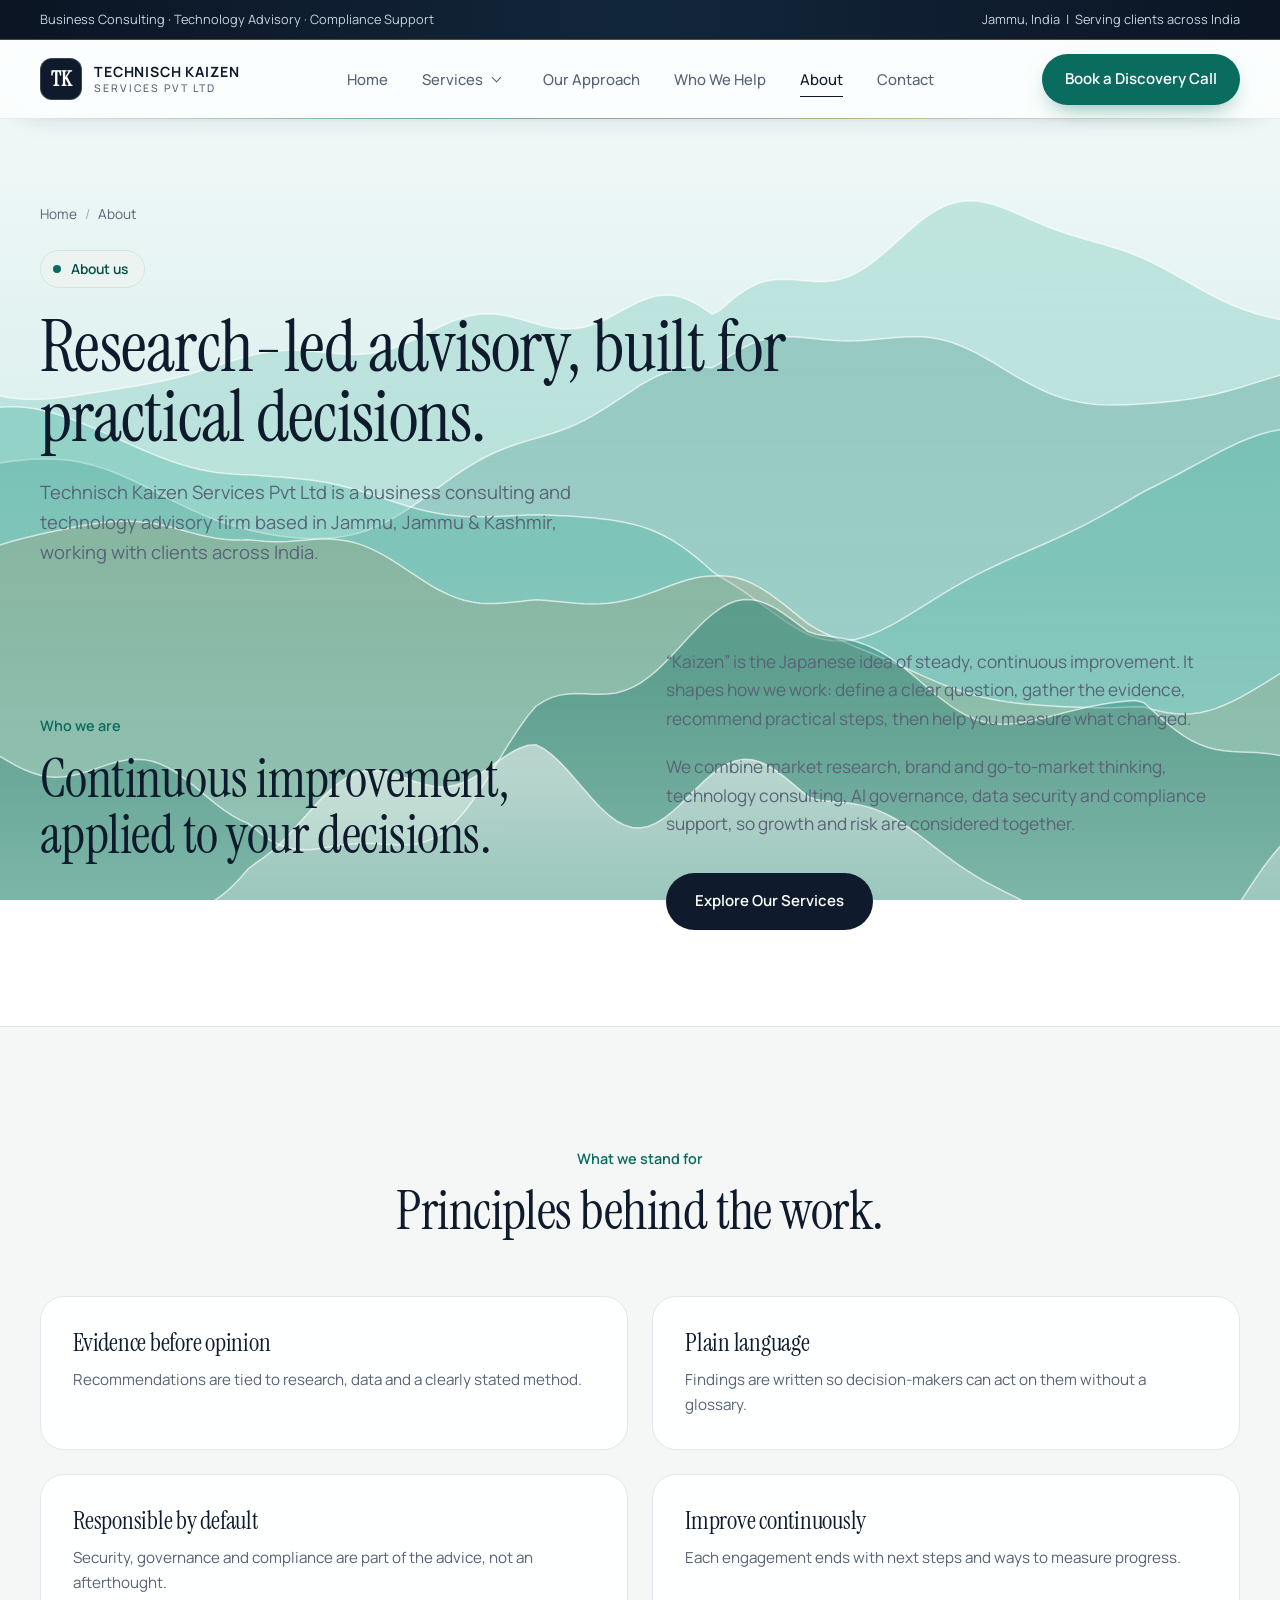
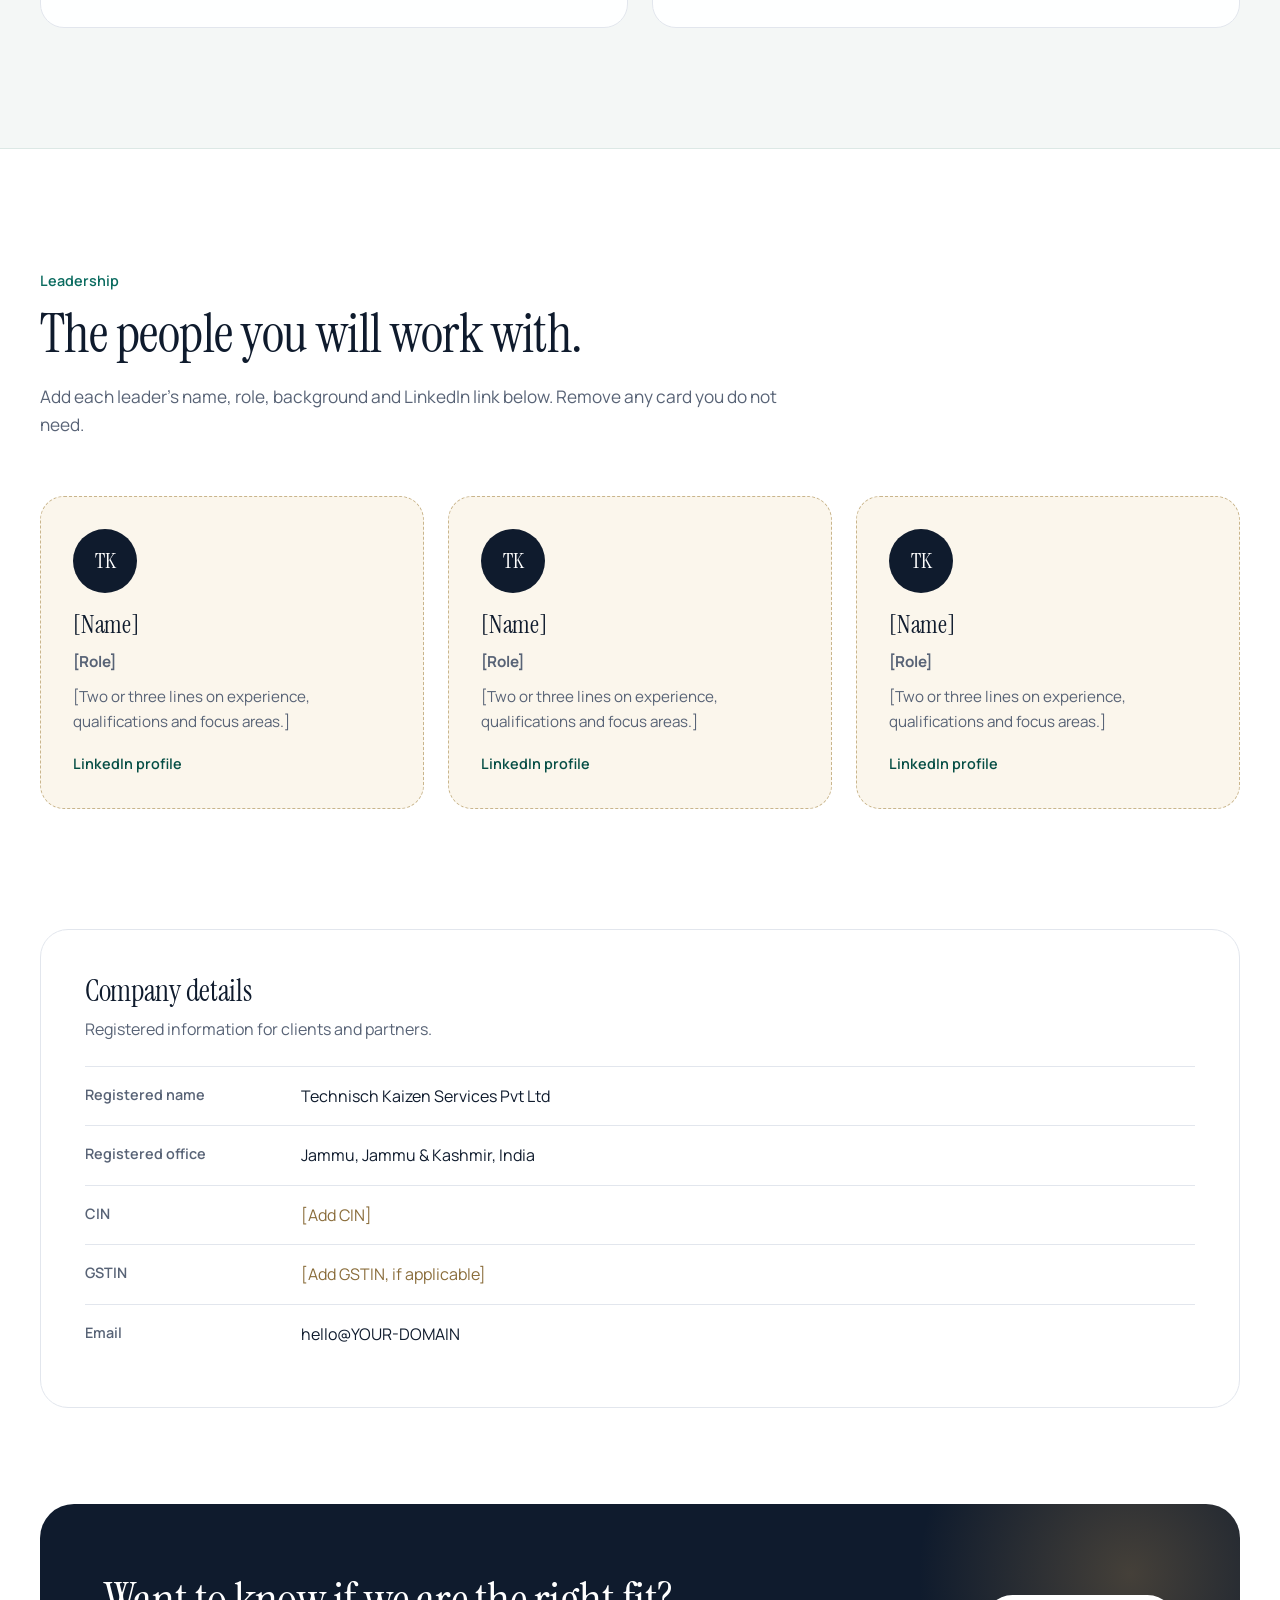
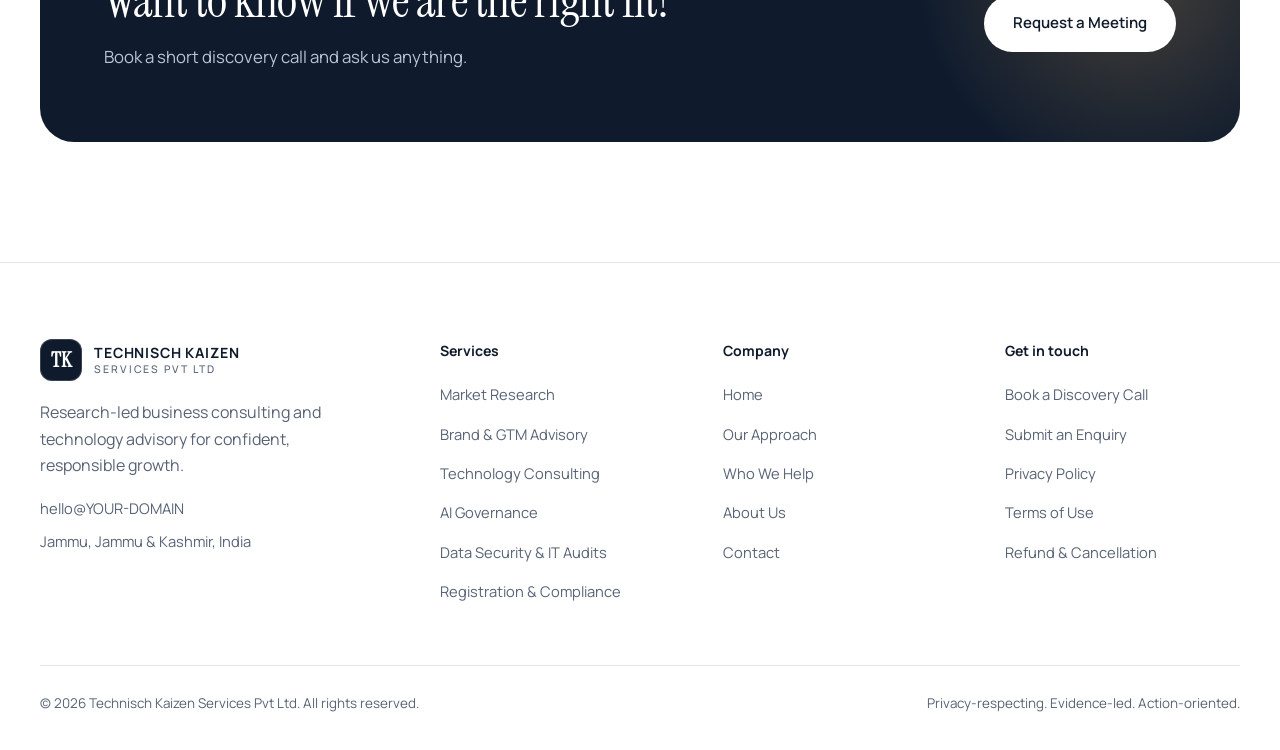
<file: about.html>
<!DOCTYPE html>
<html lang="en"><head><meta charset="utf-8">
<meta name="viewport" content="width=device-width, initial-scale=1, viewport-fit=cover">
<meta name="description" content="About Technisch Kaizen Services Pvt Ltd, a research-led business consulting and technology advisory firm based in Jammu, India.">
<title>About Us | Technisch Kaizen Services Pvt Ltd</title>
<meta name="theme-color" content="#0F1B2D"><link rel="canonical" href="https://YOUR-DOMAIN/about.html"><link rel="icon" href="assets/img/favicon.svg" type="image/svg+xml"><link rel="apple-touch-icon" href="assets/img/apple-touch-icon.png"><link rel="preload" href="assets/fonts/manrope.woff2" as="font" type="font/woff2" crossorigin><meta property="og:type" content="website"><meta property="og:site_name" content="Technisch Kaizen Services Pvt Ltd"><meta property="og:title" content="About Us"><meta property="og:description" content="About Technisch Kaizen Services Pvt Ltd, a research-led business consulting and technology advisory firm based in Jammu, India."><meta property="og:url" content="https://YOUR-DOMAIN/about.html"><meta property="og:image" content="https://YOUR-DOMAIN/assets/img/og-image.png"><meta name="twitter:card" content="summary_large_image"><meta name="twitter:title" content="About Us"><meta name="twitter:description" content="About Technisch Kaizen Services Pvt Ltd, a research-led business consulting and technology advisory firm based in Jammu, India."><script type="application/ld+json">{"@context":"https://schema.org","@type":"ProfessionalService","name":"Technisch Kaizen Services Pvt Ltd","url":"https://YOUR-DOMAIN/","logo":"https://YOUR-DOMAIN/assets/img/og-image.png","email":"hello@YOUR-DOMAIN","description":"Research-led business consulting and technology advisory: market research, brand and go-to-market, technology consulting, AI governance, data security and compliance support.","address":{"@type":"PostalAddress","addressLocality":"Jammu","addressRegion":"Jammu and Kashmir","addressCountry":"IN"},"areaServed":"IN"}</script>
<link rel="stylesheet" href="assets/css/fonts.css"><link rel="stylesheet" href="assets/css/style.css"><link rel="stylesheet" href="assets/css/pages.css"><link rel="stylesheet" href="assets/css/layout.css">
</head><body>
<a class="skip" href="#main">Skip to content</a>
<div class="ocean" aria-hidden="true"><canvas id="sea" style="position:absolute;inset:0;width:100%;height:100%"></canvas></div>
<div class="topbar"><div class="container"><span>Business Consulting · Technology Advisory · Compliance Support</span><span>Jammu, India &nbsp;|&nbsp; Serving clients across India</span></div></div>
<header class="navbar"><div class="container navinner">
<a class="brand" href="index.html"><span class="mark">TK</span><span>TECHNISCH KAIZEN<small>SERVICES PVT LTD</small></span></a>
<nav class="navlinks" id="siteNav" aria-label="Primary"><a href="index.html">Home</a><div class="dd"><a href="services.html">Services</a><button class="dd-btn" type="button" aria-expanded="false" aria-label="Toggle services menu"></button><div class="dd-menu"><a href="services.html#market">Market Research</a><a href="services.html#brand">Brand &amp; Go-to-Market</a><a href="services.html#technology">Technology Consulting</a><a href="services.html#ai">AI Governance</a><a href="services.html#security">Data Security &amp; IT Assurance</a><a href="services.html#compliance">Registration &amp; Compliance</a></div></div><a href="our-approach.html">Our Approach</a><a href="who-we-help.html">Who We Help</a><a href="about.html" class="on" aria-current="page">About</a><a href="contact.html">Contact</a><a class="btn btn-primary drawer-cta" href="contact.html#book">Book a Discovery Call</a></nav>
<a class="btn btn-primary nav-cta" href="contact.html#book">Book a Discovery Call</a>
<button class="menu" id="navToggle" type="button" aria-label="Open navigation" aria-controls="siteNav" aria-expanded="false">☰</button>
</div></header>
<main id="main">
<section class="page-hero"><div class="container"><div class="crumbs"><a href="index.html">Home</a><span>/</span>About</div><span class="tag"><i></i>About us</span><h1>Research-led advisory, built for practical decisions.</h1><p class="lead">Technisch Kaizen Services Pvt Ltd is a business consulting and technology advisory firm based in Jammu, Jammu &amp; Kashmir, working with clients across India.</p></div></section>
<section class="pad-s"><div class="container split"><div><div class="kicker">Who we are</div><h2>Continuous improvement, applied to your decisions.</h2></div><div><p style="margin-top:0;color:var(--mute);font-size:1.08rem">“Kaizen” is the Japanese idea of steady, continuous improvement. It shapes how we work: define a clear question, gather the evidence, recommend practical steps, then help you measure what changed.</p><p style="color:var(--mute);font-size:1.08rem">We combine market research, brand and go-to-market thinking, technology consulting, AI governance, data security and compliance support, so growth and risk are considered together.</p><a class="btn btn-dark" href="services.html">Explore Our Services</a></div></div></section>
<section class="section approach"><div class="container"><div class="section-head center"><div class="kicker">What we stand for</div><h2>Principles behind the work.</h2></div><div class="grid2"><div class="tile"><h3>Evidence before opinion</h3><p>Recommendations are tied to research, data and a clearly stated method.</p></div><div class="tile"><h3>Plain language</h3><p>Findings are written so decision-makers can act on them without a glossary.</p></div><div class="tile"><h3>Responsible by default</h3><p>Security, governance and compliance are part of the advice, not an afterthought.</p></div><div class="tile"><h3>Improve continuously</h3><p>Each engagement ends with next steps and ways to measure progress.</p></div></div></div></section>
<section class="section"><div class="container"><div class="section-head"><div class="kicker">Leadership</div><h2>The people you will work with.</h2><p>Add each leader’s name, role, background and LinkedIn link below. Remove any card you do not need.</p></div><div class="grid3"><div class="tile todo"><span class="avatar">TK</span><h3>[Name]</h3><p><strong>[Role]</strong></p><p style="margin-top:10px">[Two or three lines on experience, qualifications and focus areas.]</p><a class="go" href="#">LinkedIn profile</a></div><div class="tile todo"><span class="avatar">TK</span><h3>[Name]</h3><p><strong>[Role]</strong></p><p style="margin-top:10px">[Two or three lines on experience, qualifications and focus areas.]</p><a class="go" href="#">LinkedIn profile</a></div><div class="tile todo"><span class="avatar">TK</span><h3>[Name]</h3><p><strong>[Role]</strong></p><p style="margin-top:10px">[Two or three lines on experience, qualifications and focus areas.]</p><a class="go" href="#">LinkedIn profile</a></div></div></div></section>
<section class="pad" style="padding-top:0"><div class="container"><div class="card"><h3>Company details</h3><p class="sub">Registered information for clients and partners.</p><dl class="dl"><div><dt>Registered name</dt><dd>Technisch Kaizen Services Pvt Ltd</dd></div><div><dt>Registered office</dt><dd>Jammu, Jammu &amp; Kashmir, India</dd></div><div><dt>CIN</dt><dd class="todo-t">[Add CIN]</dd></div><div><dt>GSTIN</dt><dd class="todo-t">[Add GSTIN, if applicable]</dd></div><div><dt>Email</dt><dd><a data-cfg="email" href="mailto:hello@YOUR-DOMAIN">hello@YOUR-DOMAIN</a></dd></div></dl></div></div></section>
<section class="band"><div class="container"><div class="band-inner"><div><h2>Want to know if we are the right fit?</h2><p>Book a short discovery call and ask us anything.</p></div><a class="btn" href="contact.html">Request a Meeting</a></div></div></section>
</main>
<footer class="footer"><div class="container"><div class="footer-grid">
<div><a class="brand" href="index.html"><span class="mark">TK</span><span>TECHNISCH KAIZEN<small>SERVICES PVT LTD</small></span></a><p class="f-about">Research-led business consulting and technology advisory for confident, responsible growth.</p>
<div class="f-contact"><a data-cfg="email" href="mailto:hello@YOUR-DOMAIN">hello@YOUR-DOMAIN</a><a data-cfg="phone" hidden></a><span>Jammu, Jammu &amp; Kashmir, India</span></div></div>
<div><h4>Services</h4><div class="footer-links"><a href="services.html#market">Market Research</a><a href="services.html#brand">Brand &amp; GTM Advisory</a><a href="services.html#technology">Technology Consulting</a><a href="services.html#ai">AI Governance</a><a href="services.html#security">Data Security &amp; IT Audits</a><a href="services.html#compliance">Registration &amp; Compliance</a></div></div>
<div><h4>Company</h4><div class="footer-links"><a href="index.html">Home</a><a href="our-approach.html">Our Approach</a><a href="who-we-help.html">Who We Help</a><a href="about.html">About Us</a><a href="contact.html">Contact</a></div></div>
<div><h4>Get in touch</h4><div class="footer-links"><a href="contact.html#book">Book a Discovery Call</a><a href="contact.html#enquiry">Submit an Enquiry</a><a href="privacy-policy.html">Privacy Policy</a><a href="terms.html">Terms of Use</a><a href="refund-policy.html">Refund &amp; Cancellation</a></div></div>
</div><div class="copyright"><span>© <span id="year"></span> Technisch Kaizen Services Pvt Ltd. All rights reserved.</span><span>Privacy-respecting. Evidence-led. Action-oriented.</span></div></div></footer>
<button class="totop" id="toTop" type="button" aria-label="Back to top" hidden>↑</button>
<script src="assets/js/config.js"></script><script src="assets/js/main.js"></script><script src="assets/js/wave.js"></script>
</body></html>
</file>
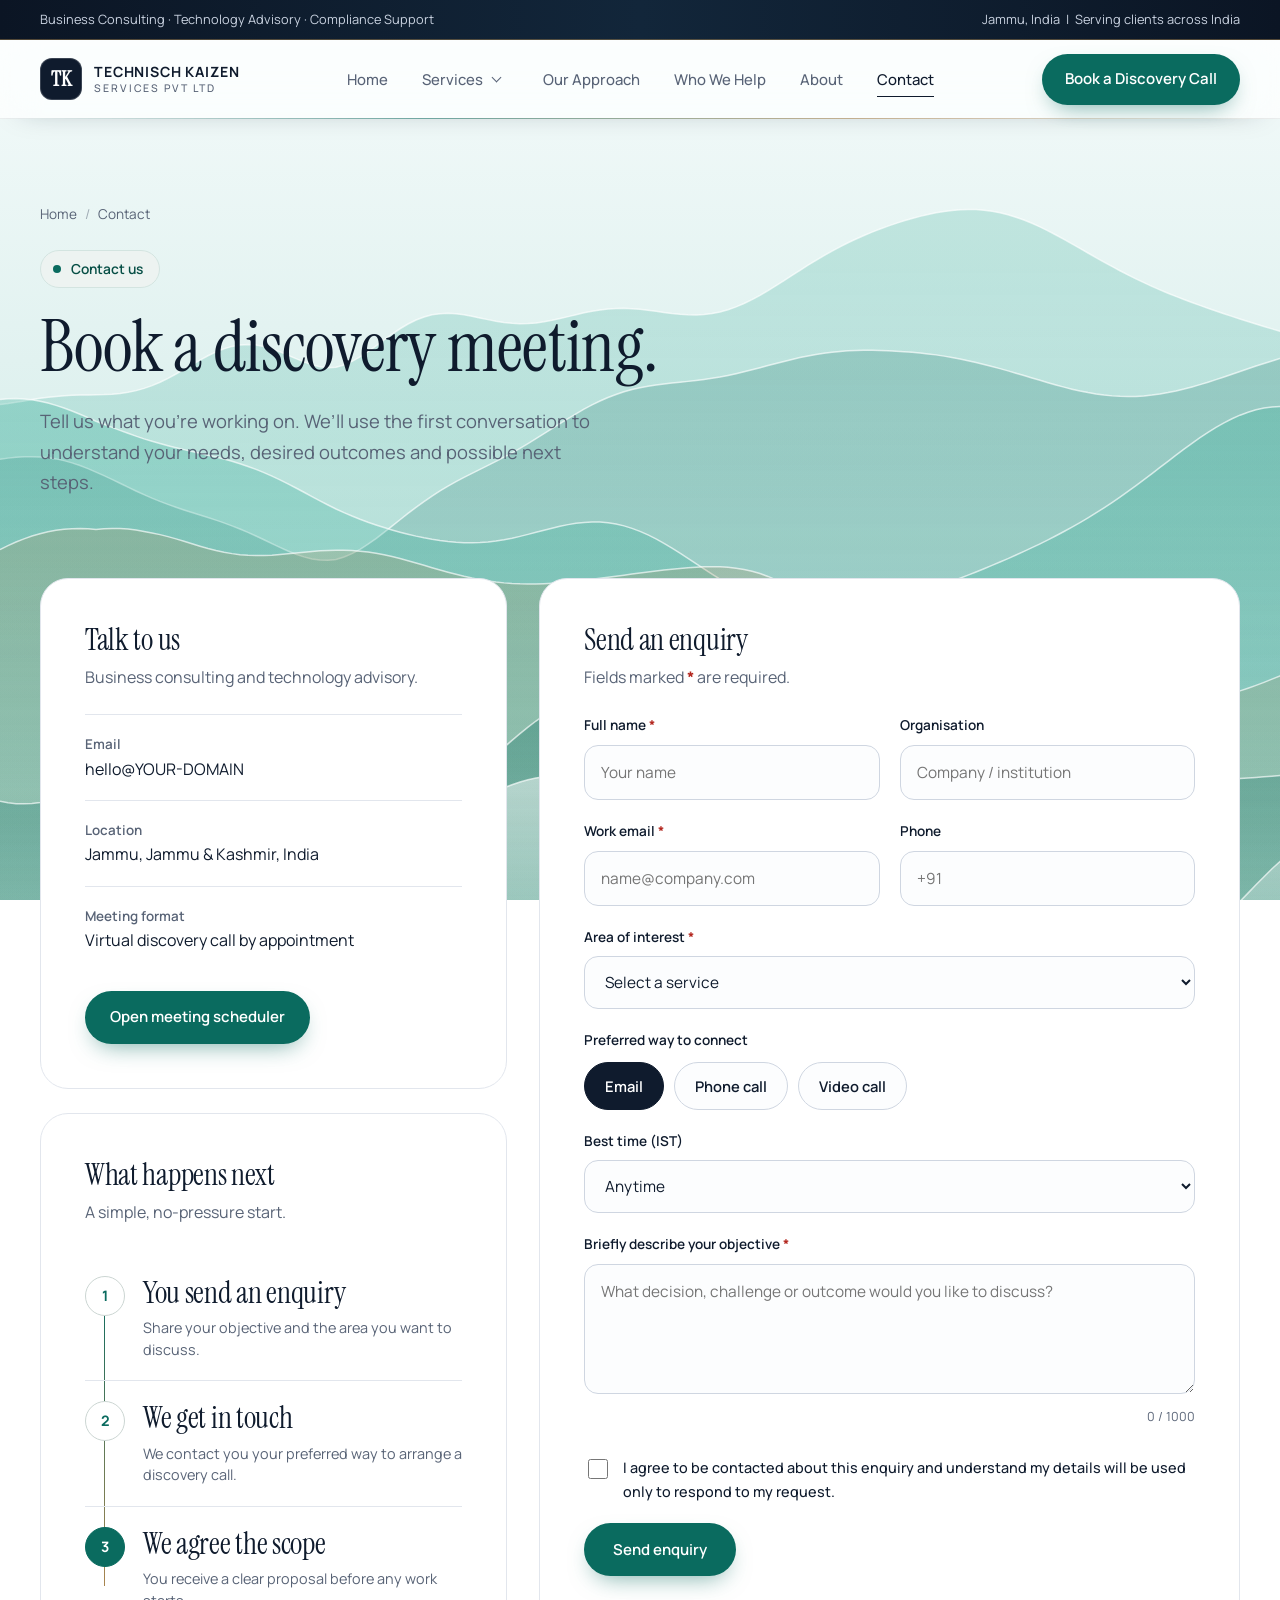
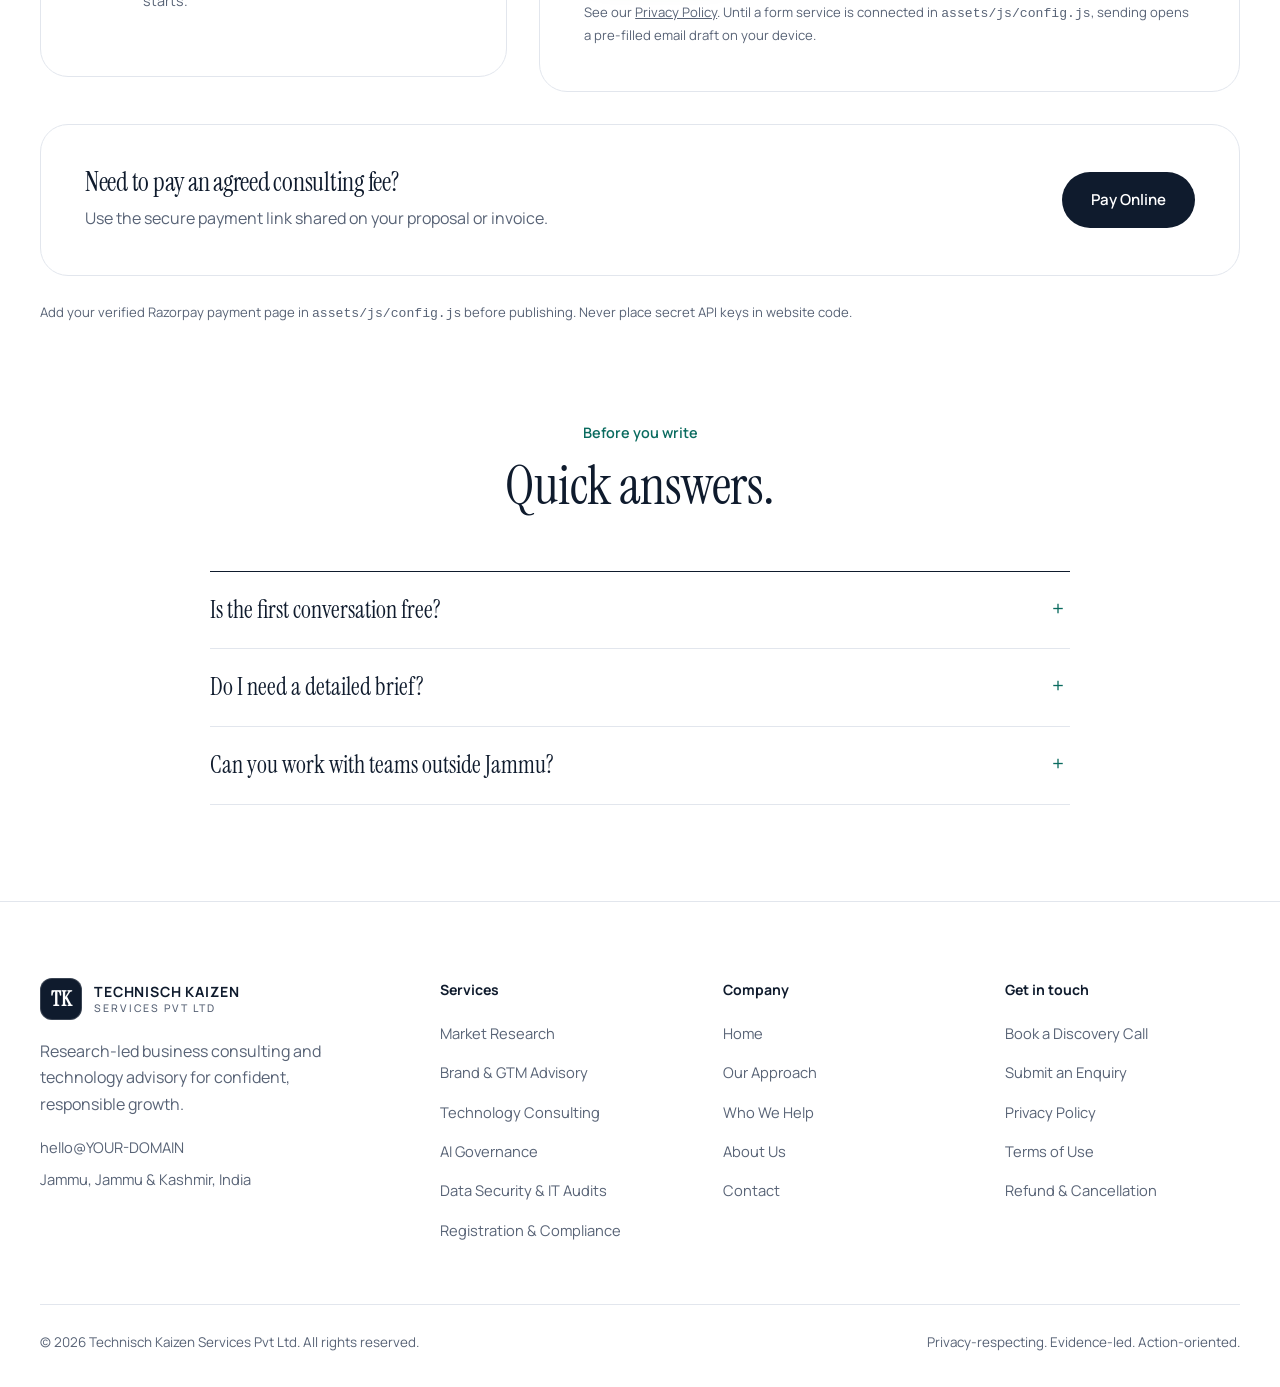
<file: contact.html>
<!DOCTYPE html>
<html lang="en"><head><meta charset="utf-8">
<meta name="viewport" content="width=device-width, initial-scale=1, viewport-fit=cover">
<meta name="description" content="Book a discovery meeting or send an enquiry to Technisch Kaizen Services Pvt Ltd for market research, technology advisory, AI governance and compliance support.">
<title>Contact | Technisch Kaizen Services Pvt Ltd</title>
<meta name="theme-color" content="#0F1B2D"><link rel="canonical" href="https://YOUR-DOMAIN/contact.html"><link rel="icon" href="assets/img/favicon.svg" type="image/svg+xml"><link rel="apple-touch-icon" href="assets/img/apple-touch-icon.png"><link rel="preload" href="assets/fonts/manrope.woff2" as="font" type="font/woff2" crossorigin><meta property="og:type" content="website"><meta property="og:site_name" content="Technisch Kaizen Services Pvt Ltd"><meta property="og:title" content="Contact"><meta property="og:description" content="Book a discovery meeting or send an enquiry to Technisch Kaizen Services Pvt Ltd for market research, technology advisory, AI governance and compliance support."><meta property="og:url" content="https://YOUR-DOMAIN/contact.html"><meta property="og:image" content="https://YOUR-DOMAIN/assets/img/og-image.png"><meta name="twitter:card" content="summary_large_image"><meta name="twitter:title" content="Contact"><meta name="twitter:description" content="Book a discovery meeting or send an enquiry to Technisch Kaizen Services Pvt Ltd for market research, technology advisory, AI governance and compliance support."><script type="application/ld+json">{"@context":"https://schema.org","@type":"ProfessionalService","name":"Technisch Kaizen Services Pvt Ltd","url":"https://YOUR-DOMAIN/","logo":"https://YOUR-DOMAIN/assets/img/og-image.png","email":"hello@YOUR-DOMAIN","description":"Research-led business consulting and technology advisory: market research, brand and go-to-market, technology consulting, AI governance, data security and compliance support.","address":{"@type":"PostalAddress","addressLocality":"Jammu","addressRegion":"Jammu and Kashmir","addressCountry":"IN"},"areaServed":"IN"}</script>
<link rel="stylesheet" href="assets/css/fonts.css"><link rel="stylesheet" href="assets/css/style.css"><link rel="stylesheet" href="assets/css/pages.css"><link rel="stylesheet" href="assets/css/layout.css">
</head><body>
<a class="skip" href="#main">Skip to content</a>
<div class="ocean" aria-hidden="true"><canvas id="sea" style="position:absolute;inset:0;width:100%;height:100%"></canvas></div>
<div class="topbar"><div class="container"><span>Business Consulting · Technology Advisory · Compliance Support</span><span>Jammu, India &nbsp;|&nbsp; Serving clients across India</span></div></div>
<header class="navbar"><div class="container navinner">
<a class="brand" href="index.html"><span class="mark">TK</span><span>TECHNISCH KAIZEN<small>SERVICES PVT LTD</small></span></a>
<nav class="navlinks" id="siteNav" aria-label="Primary"><a href="index.html">Home</a><div class="dd"><a href="services.html">Services</a><button class="dd-btn" type="button" aria-expanded="false" aria-label="Toggle services menu"></button><div class="dd-menu"><a href="services.html#market">Market Research</a><a href="services.html#brand">Brand &amp; Go-to-Market</a><a href="services.html#technology">Technology Consulting</a><a href="services.html#ai">AI Governance</a><a href="services.html#security">Data Security &amp; IT Assurance</a><a href="services.html#compliance">Registration &amp; Compliance</a></div></div><a href="our-approach.html">Our Approach</a><a href="who-we-help.html">Who We Help</a><a href="about.html">About</a><a href="contact.html" class="on" aria-current="page">Contact</a><a class="btn btn-primary drawer-cta" href="contact.html#book">Book a Discovery Call</a></nav>
<a class="btn btn-primary nav-cta" href="contact.html#book">Book a Discovery Call</a>
<button class="menu" id="navToggle" type="button" aria-label="Open navigation" aria-controls="siteNav" aria-expanded="false">☰</button>
</div></header>
<main id="main">
<section class="page-hero"><div class="container"><div class="crumbs"><a href="index.html">Home</a><span>/</span>Contact</div><span class="tag"><i></i>Contact us</span><h1>Book a discovery meeting.</h1><p class="lead">Tell us what you’re working on. We’ll use the first conversation to understand your needs, desired outcomes and possible next steps.</p></div></section>
<section class="pad-s"><div class="container"><div class="contact-grid"><div class="stack"><div class="card" id="book"><h3>Talk to us</h3><p class="sub">Business consulting and technology advisory.</p><div class="contact-item"><strong>Email</strong><a data-cfg="email" href="mailto:hello@YOUR-DOMAIN">hello@YOUR-DOMAIN</a></div><div class="contact-item" hidden><strong>Phone</strong><a data-cfg="phone" hidden></a></div><div class="contact-item"><strong>Location</strong>Jammu, Jammu &amp; Kashmir, India</div><div class="contact-item"><strong>Meeting format</strong>Virtual discovery call by appointment</div><div class="acts" style="margin-top:20px"><a class="btn btn-primary" data-cfg-link="calendlyUrl" href="https://calendly.com/" target="_blank" rel="noopener">Open meeting scheduler</a></div></div><div class="card"><h3>What happens next</h3><p class="sub">A simple, no-pressure start.</p><ol class="flow seq"><li><span class="dot">1</span><div><h3>You send an enquiry</h3><p>Share your objective and the area you want to discuss.</p></div></li><li><span class="dot">2</span><div><h3>We get in touch</h3><p>We contact you your preferred way to arrange a discovery call.</p></div></li><li><span class="dot">3</span><div><h3>We agree the scope</h3><p>You receive a clear proposal before any work starts.</p></div></li></ol></div></div><div id="enquiry" style="scroll-margin-top:110px"><form class="card" id="enquiryForm" novalidate><h3>Send an enquiry</h3><p class="sub">Fields marked <span class="req">*</span> are required.</p><div class="form-grid"><div class="field"><label for="name">Full name <span class="req">*</span></label><input id="name" name="name" required autocomplete="name" placeholder="Your name" aria-describedby="name-err"><p class="err" id="name-err" role="alert"></p></div><div class="field"><label for="company">Organisation</label><input id="company" name="company" autocomplete="organization" placeholder="Company / institution"><p class="err" id="company-err" role="alert"></p></div><div class="field"><label for="email">Work email <span class="req">*</span></label><input id="email" name="email" type="email" required autocomplete="email" placeholder="name@company.com" aria-describedby="email-err"><p class="err" id="email-err" role="alert"></p></div><div class="field"><label for="phone">Phone</label><input id="phone" name="phone" type="tel" autocomplete="tel" placeholder="+91" aria-describedby="phone-err"><p class="err" id="phone-err" role="alert"></p></div><div class="field full"><label for="service">Area of interest <span class="req">*</span></label><select id="service" name="service" required aria-describedby="service-err"><option value="">Select a service</option><option>Consumer &amp; Market Research</option><option>Competition Analysis / Gap Assessment</option><option>Brand Design &amp; Go-to-Market Advisory</option><option>Technology Consulting</option><option>AI Governance</option><option>Data Security / IT Infrastructure Audit</option><option>Trademark Registration</option><option>Export Licence / Compliance</option><option>Other / Not sure yet</option></select><p class="err" id="service-err" role="alert"></p></div><fieldset class="field full opts"><legend>Preferred way to connect</legend><label><input type="radio" name="method" value="Email" checked><span>Email</span></label><label><input type="radio" name="method" value="Phone call"><span>Phone call</span></label><label><input type="radio" name="method" value="Video call"><span>Video call</span></label></fieldset><div class="field full"><label for="time">Best time (IST)</label><select id="time" name="time"><option>Anytime</option><option>Morning</option><option>Afternoon</option><option>Evening</option></select><p class="err" id="time-err" role="alert"></p></div><div class="field full"><label for="objective">Briefly describe your objective <span class="req">*</span></label><textarea id="objective" name="objective" required maxlength="1000" placeholder="What decision, challenge or outcome would you like to discuss?" aria-describedby="objective-err"></textarea><div class="counter" aria-hidden="true"></div><p class="err" id="objective-err" role="alert"></p></div><div class="hp" aria-hidden="true"><label>Website<input name="website" tabindex="-1" autocomplete="off"></label></div><div class="field full"><label for="consent"></label><label class="consent"><input type="checkbox" name="consent" id="consent" required aria-describedby="consent-err"> I agree to be contacted about this enquiry and understand my details will be used only to respond to my request.</label><p class="err" id="consent-err" role="alert"></p></div><div class="field full"><button class="btn btn-primary" type="submit">Send enquiry</button><p class="status" role="status" hidden></p><p class="fineprint">See our <a href="privacy-policy.html" style="text-decoration:underline">Privacy Policy</a>. Until a form service is connected in <code>assets/js/config.js</code>, sending opens a pre-filled email draft on your device.</p></div></div></form><div class="card thanks" id="thanks" tabindex="-1" hidden><h3>Thank you, <span id="tName"></span>.</h3><p id="tMsg"></p><div class="recap" id="recap"></div><button class="btn btn-outline" id="again" type="button">Send another enquiry</button></div></div></div><div class="card pay"><div><h3>Need to pay an agreed consulting fee?</h3><p>Use the secure payment link shared on your proposal or invoice.</p></div><a class="btn btn-dark" data-cfg-link="paymentUrl" href="https://razorpay.com/" target="_blank" rel="noopener">Pay Online</a></div><p class="fineprint">Add your verified Razorpay payment page in <code>assets/js/config.js</code> before publishing. Never place secret API keys in website code.</p></div></section>
<section class="pad" style="padding-top:0"><div class="container"><div class="section-head center"><div class="kicker">Before you write</div><h2>Quick answers.</h2></div><div class="faq"><details><summary>Is the first conversation free?</summary><p>The discovery call is for understanding your needs and deciding whether we are the right fit. Any fees are discussed and agreed before work begins.</p></details><details><summary>Do I need a detailed brief?</summary><p>No. A few sentences on the decision or challenge are enough. We will shape the scope together.</p></details><details><summary>Can you work with teams outside Jammu?</summary><p>Yes. Discovery calls are virtual, and we serve clients across India.</p></details></div></div></section>
</main>
<footer class="footer"><div class="container"><div class="footer-grid">
<div><a class="brand" href="index.html"><span class="mark">TK</span><span>TECHNISCH KAIZEN<small>SERVICES PVT LTD</small></span></a><p class="f-about">Research-led business consulting and technology advisory for confident, responsible growth.</p>
<div class="f-contact"><a data-cfg="email" href="mailto:hello@YOUR-DOMAIN">hello@YOUR-DOMAIN</a><a data-cfg="phone" hidden></a><span>Jammu, Jammu &amp; Kashmir, India</span></div></div>
<div><h4>Services</h4><div class="footer-links"><a href="services.html#market">Market Research</a><a href="services.html#brand">Brand &amp; GTM Advisory</a><a href="services.html#technology">Technology Consulting</a><a href="services.html#ai">AI Governance</a><a href="services.html#security">Data Security &amp; IT Audits</a><a href="services.html#compliance">Registration &amp; Compliance</a></div></div>
<div><h4>Company</h4><div class="footer-links"><a href="index.html">Home</a><a href="our-approach.html">Our Approach</a><a href="who-we-help.html">Who We Help</a><a href="about.html">About Us</a><a href="contact.html">Contact</a></div></div>
<div><h4>Get in touch</h4><div class="footer-links"><a href="contact.html#book">Book a Discovery Call</a><a href="contact.html#enquiry">Submit an Enquiry</a><a href="privacy-policy.html">Privacy Policy</a><a href="terms.html">Terms of Use</a><a href="refund-policy.html">Refund &amp; Cancellation</a></div></div>
</div><div class="copyright"><span>© <span id="year"></span> Technisch Kaizen Services Pvt Ltd. All rights reserved.</span><span>Privacy-respecting. Evidence-led. Action-oriented.</span></div></div></footer>
<button class="totop" id="toTop" type="button" aria-label="Back to top" hidden>↑</button>
<script src="assets/js/config.js"></script><script src="assets/js/main.js"></script><script src="assets/js/contact.js"></script><script src="assets/js/wave.js"></script>
</body></html>
</file>
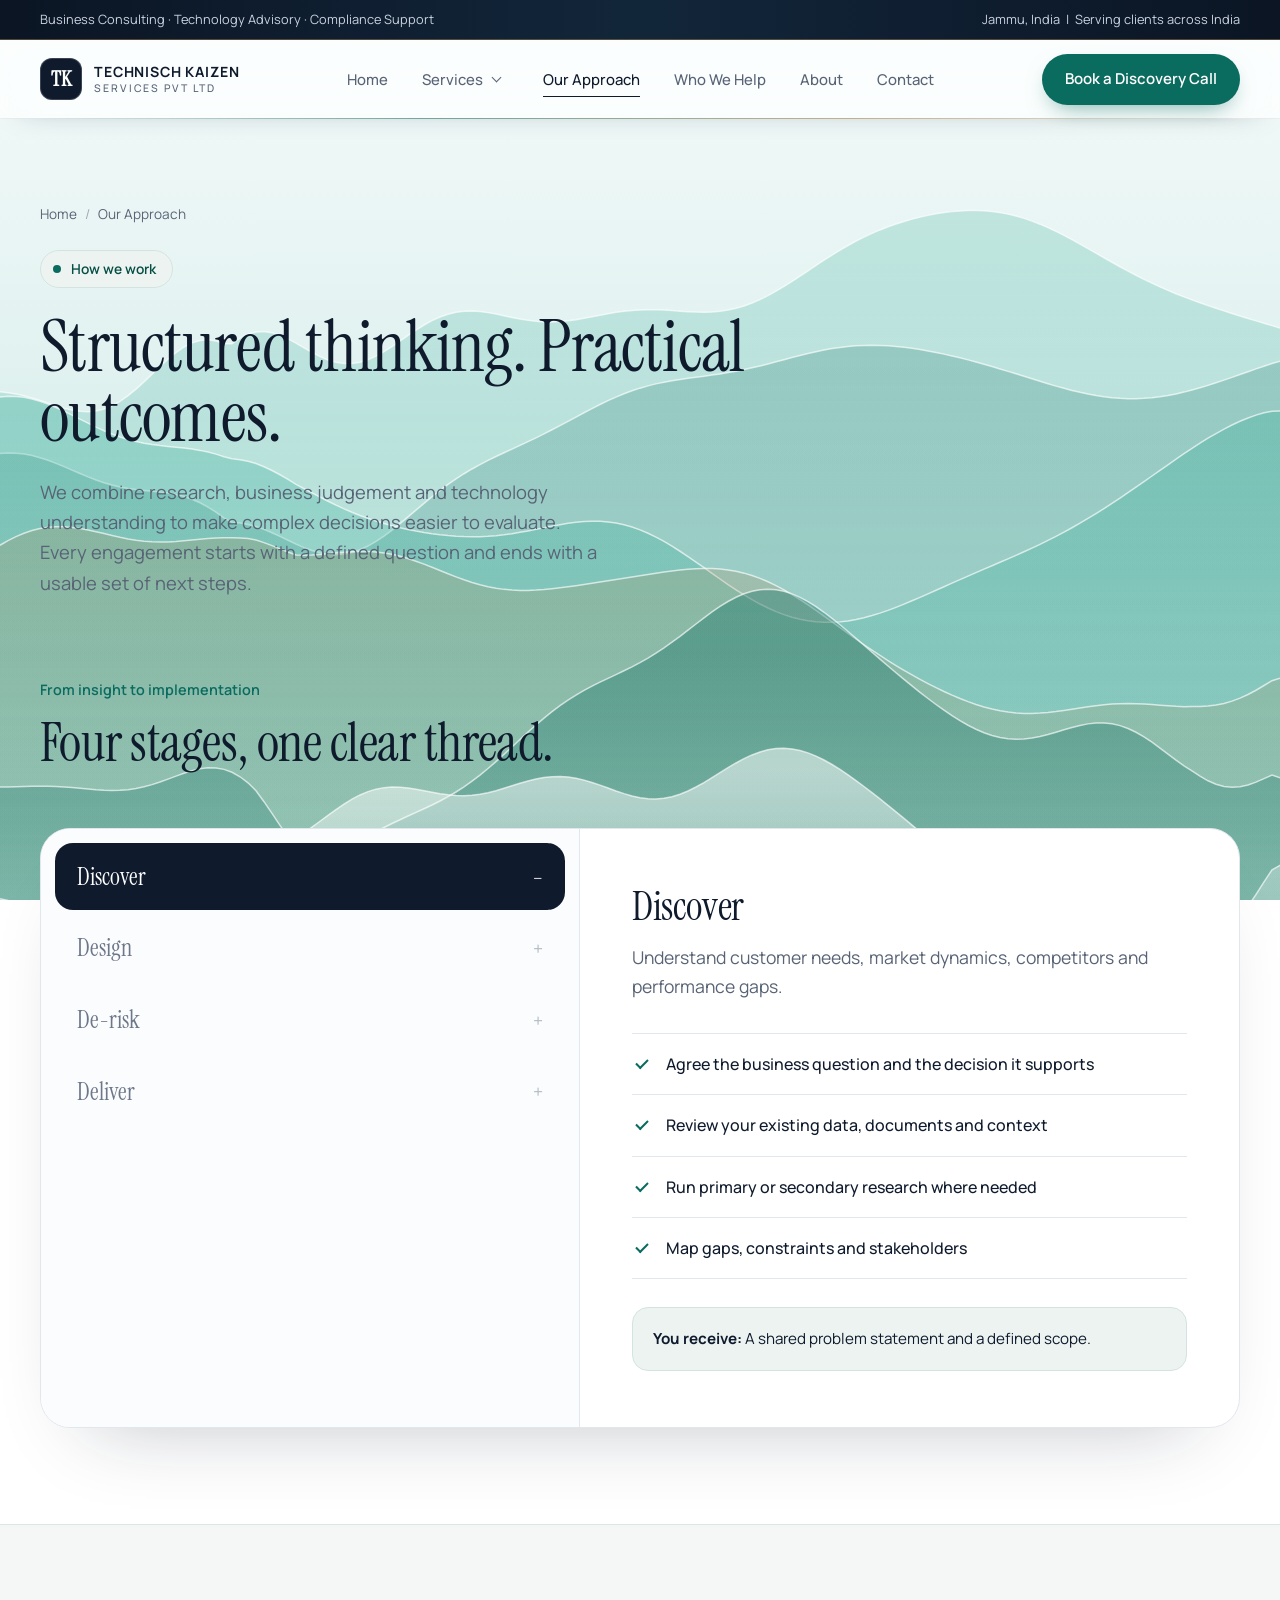
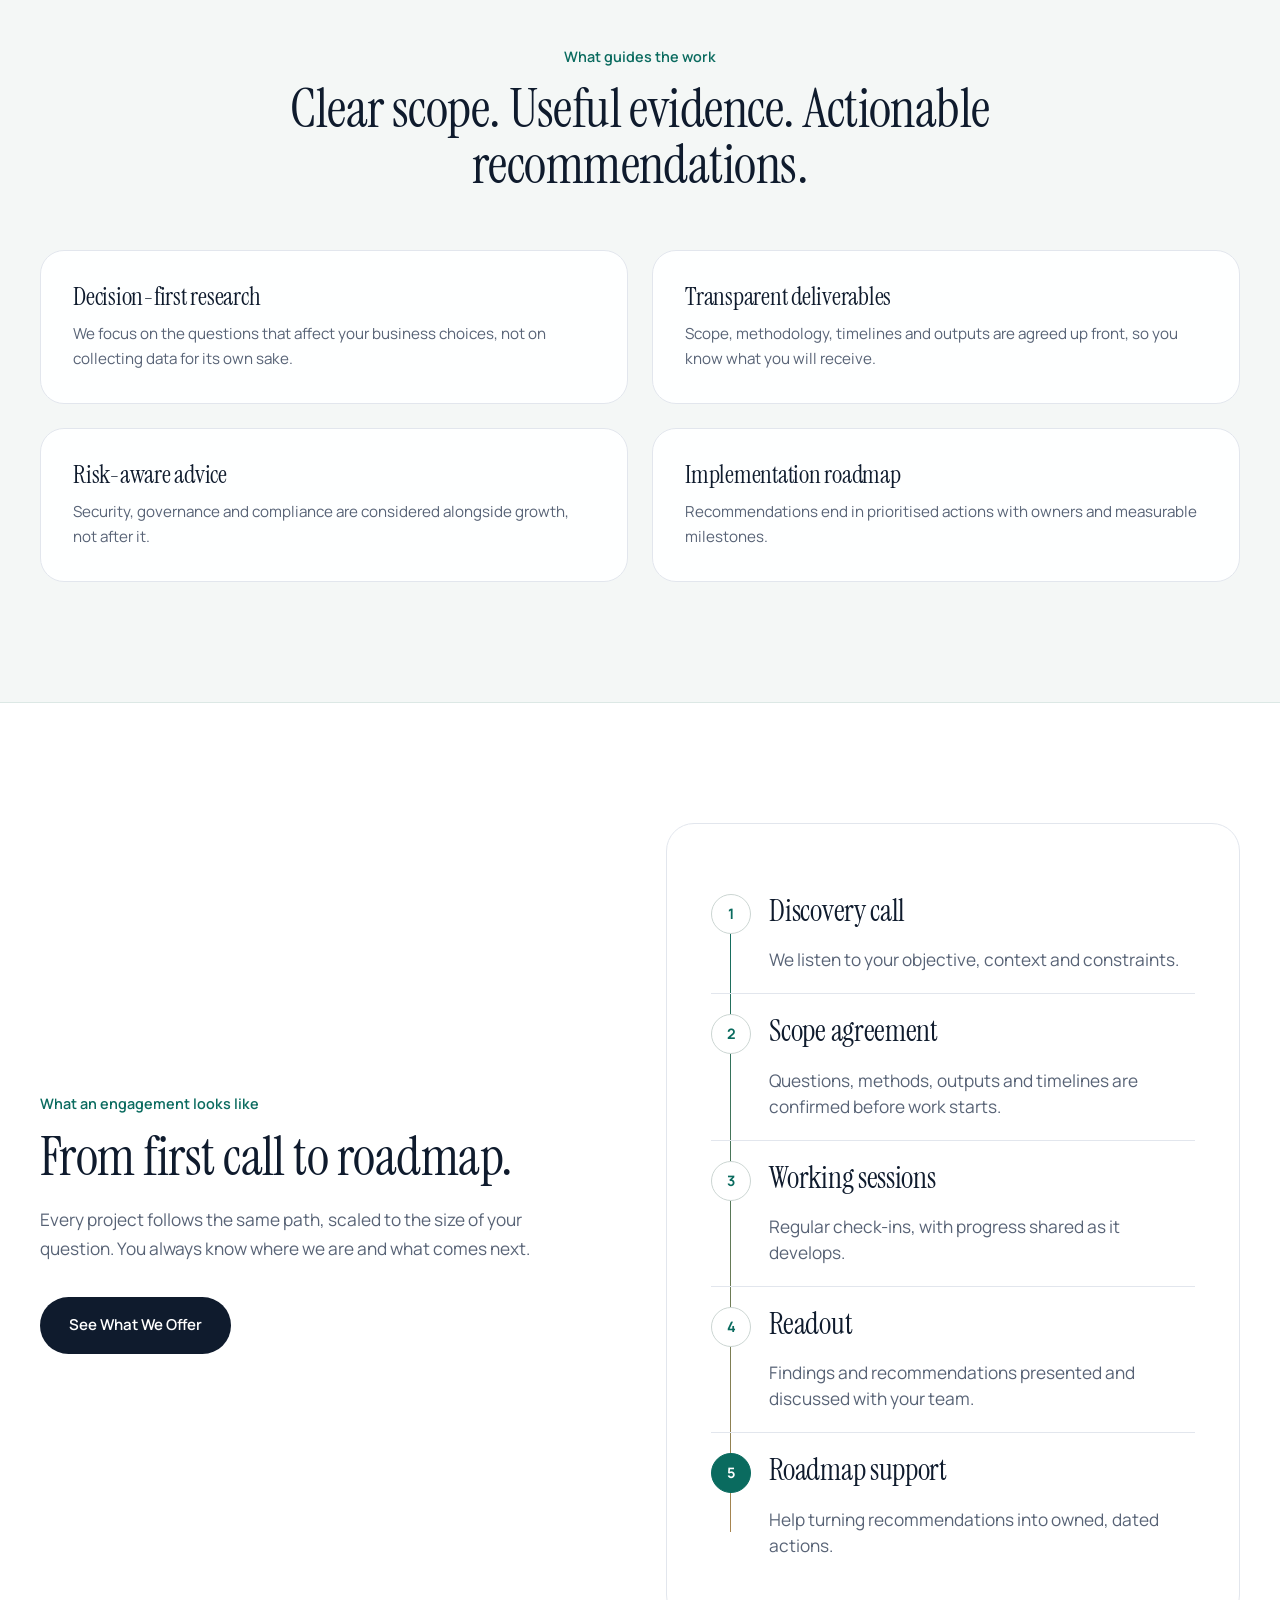
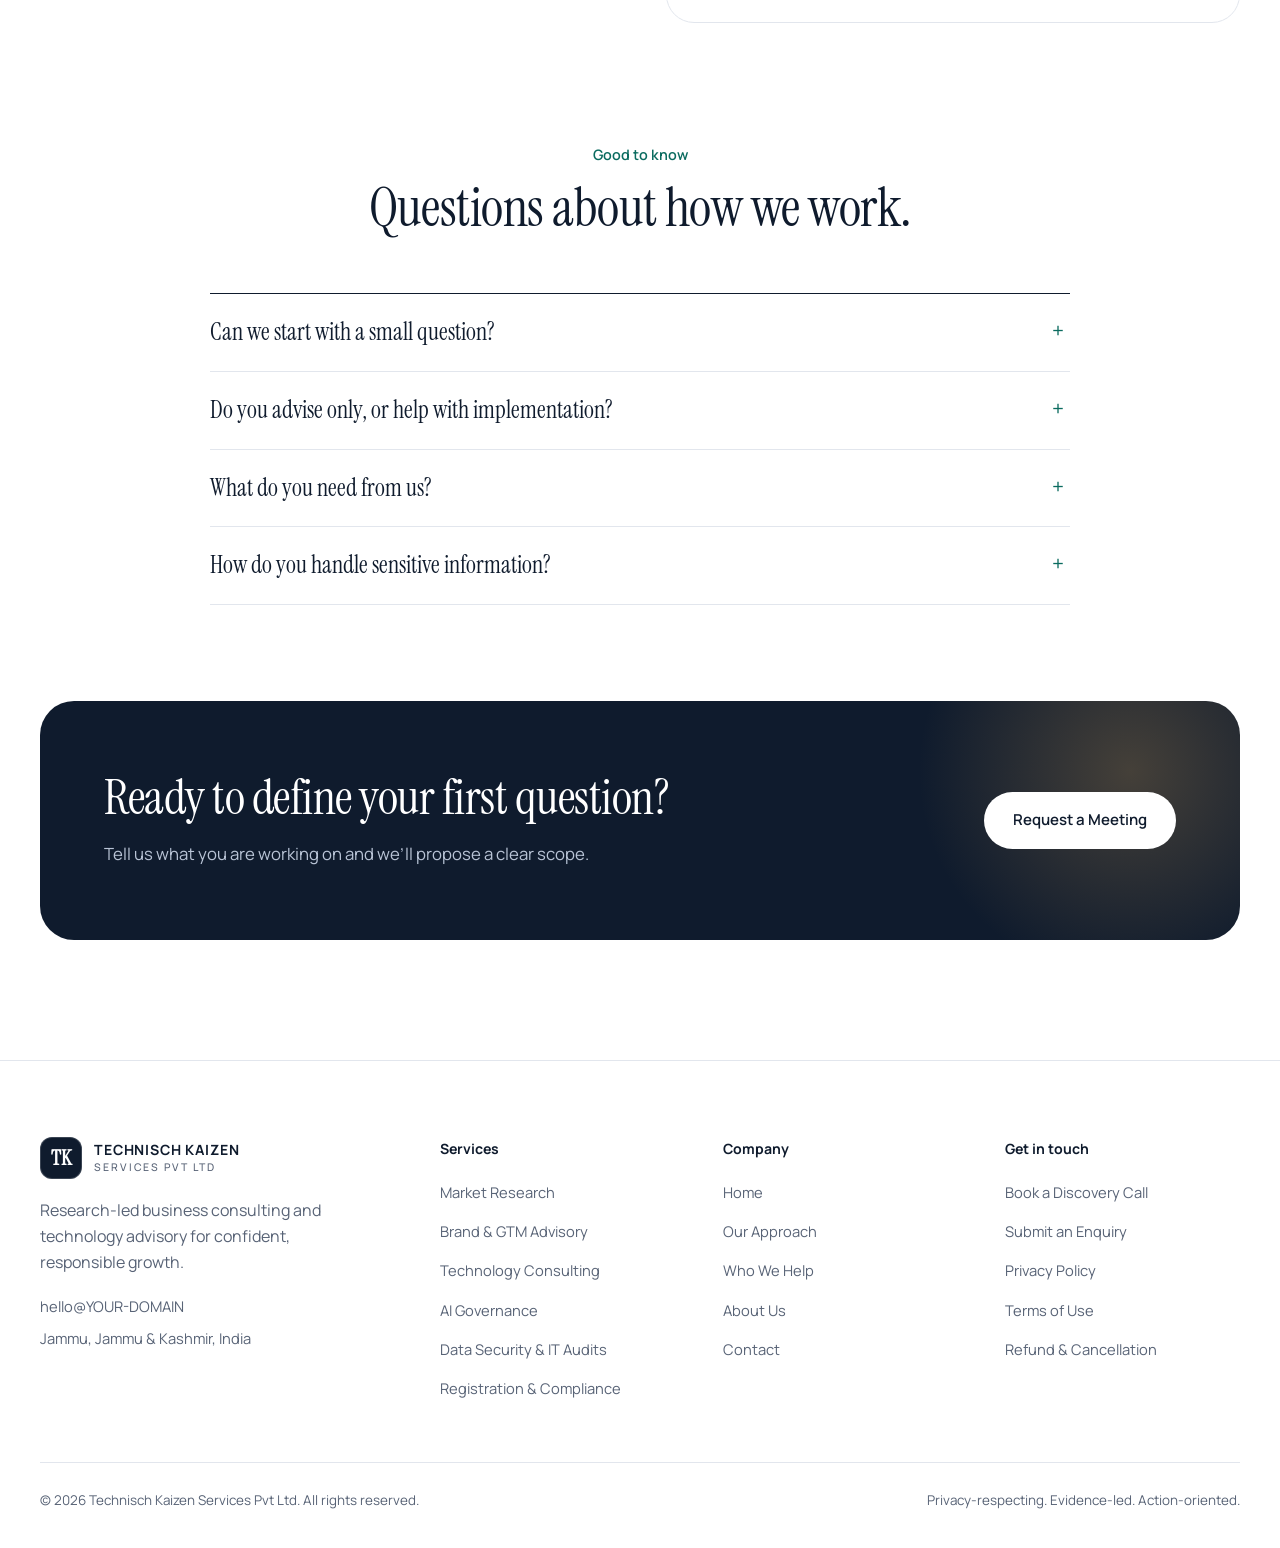
<file: our-approach.html>
<!DOCTYPE html>
<html lang="en"><head><meta charset="utf-8">
<meta name="viewport" content="width=device-width, initial-scale=1, viewport-fit=cover">
<meta name="description" content="How Technisch Kaizen works: discover, design, de-risk and deliver, with clear scope, transparent deliverables and actionable roadmaps.">
<title>Our Approach | Technisch Kaizen Services Pvt Ltd</title>
<meta name="theme-color" content="#0F1B2D"><link rel="canonical" href="https://YOUR-DOMAIN/our-approach.html"><link rel="icon" href="assets/img/favicon.svg" type="image/svg+xml"><link rel="apple-touch-icon" href="assets/img/apple-touch-icon.png"><link rel="preload" href="assets/fonts/manrope.woff2" as="font" type="font/woff2" crossorigin><meta property="og:type" content="website"><meta property="og:site_name" content="Technisch Kaizen Services Pvt Ltd"><meta property="og:title" content="Our Approach"><meta property="og:description" content="How Technisch Kaizen works: discover, design, de-risk and deliver, with clear scope, transparent deliverables and actionable roadmaps."><meta property="og:url" content="https://YOUR-DOMAIN/our-approach.html"><meta property="og:image" content="https://YOUR-DOMAIN/assets/img/og-image.png"><meta name="twitter:card" content="summary_large_image"><meta name="twitter:title" content="Our Approach"><meta name="twitter:description" content="How Technisch Kaizen works: discover, design, de-risk and deliver, with clear scope, transparent deliverables and actionable roadmaps."><script type="application/ld+json">{"@context":"https://schema.org","@type":"ProfessionalService","name":"Technisch Kaizen Services Pvt Ltd","url":"https://YOUR-DOMAIN/","logo":"https://YOUR-DOMAIN/assets/img/og-image.png","email":"hello@YOUR-DOMAIN","description":"Research-led business consulting and technology advisory: market research, brand and go-to-market, technology consulting, AI governance, data security and compliance support.","address":{"@type":"PostalAddress","addressLocality":"Jammu","addressRegion":"Jammu and Kashmir","addressCountry":"IN"},"areaServed":"IN"}</script>
<link rel="stylesheet" href="assets/css/fonts.css"><link rel="stylesheet" href="assets/css/style.css"><link rel="stylesheet" href="assets/css/pages.css"><link rel="stylesheet" href="assets/css/layout.css">
</head><body>
<a class="skip" href="#main">Skip to content</a>
<div class="ocean" aria-hidden="true"><canvas id="sea" style="position:absolute;inset:0;width:100%;height:100%"></canvas></div>
<div class="topbar"><div class="container"><span>Business Consulting · Technology Advisory · Compliance Support</span><span>Jammu, India &nbsp;|&nbsp; Serving clients across India</span></div></div>
<header class="navbar"><div class="container navinner">
<a class="brand" href="index.html"><span class="mark">TK</span><span>TECHNISCH KAIZEN<small>SERVICES PVT LTD</small></span></a>
<nav class="navlinks" id="siteNav" aria-label="Primary"><a href="index.html">Home</a><div class="dd"><a href="services.html">Services</a><button class="dd-btn" type="button" aria-expanded="false" aria-label="Toggle services menu"></button><div class="dd-menu"><a href="services.html#market">Market Research</a><a href="services.html#brand">Brand &amp; Go-to-Market</a><a href="services.html#technology">Technology Consulting</a><a href="services.html#ai">AI Governance</a><a href="services.html#security">Data Security &amp; IT Assurance</a><a href="services.html#compliance">Registration &amp; Compliance</a></div></div><a href="our-approach.html" class="on" aria-current="page">Our Approach</a><a href="who-we-help.html">Who We Help</a><a href="about.html">About</a><a href="contact.html">Contact</a><a class="btn btn-primary drawer-cta" href="contact.html#book">Book a Discovery Call</a></nav>
<a class="btn btn-primary nav-cta" href="contact.html#book">Book a Discovery Call</a>
<button class="menu" id="navToggle" type="button" aria-label="Open navigation" aria-controls="siteNav" aria-expanded="false">☰</button>
</div></header>
<main id="main">
<section class="page-hero"><div class="container"><div class="crumbs"><a href="index.html">Home</a><span>/</span>Our Approach</div><span class="tag"><i></i>How we work</span><h1>Structured thinking. Practical outcomes.</h1><p class="lead">We combine research, business judgement and technology understanding to make complex decisions easier to evaluate. Every engagement starts with a defined question and ends with a usable set of next steps.</p></div></section>
<section class="pad-s"><div class="container"><div class="section-head"><div class="kicker">From insight to implementation</div><h2>Four stages, one clear thread.</h2></div><div class="explorer" data-tabset><div class="tabs" role="tablist" aria-label="Stages"><button class="tab" role="tab" aria-selected="true" data-key="discover">Discover</button><button class="tab" role="tab" aria-selected="false" data-key="design">Design</button><button class="tab" role="tab" aria-selected="false" data-key="derisk">De-risk</button><button class="tab" role="tab" aria-selected="false" data-key="deliver">Deliver</button></div><div><div class="panel-pane on" role="tabpanel"><h3>Discover</h3><p>Understand customer needs, market dynamics, competitors and performance gaps.</p><ul class=""><li>Agree the business question and the decision it supports</li><li>Review your existing data, documents and context</li><li>Run primary or secondary research where needed</li><li>Map gaps, constraints and stakeholders</li></ul><div class="out"><strong>You receive:</strong> A shared problem statement and a defined scope.</div></div><div class="panel-pane" role="tabpanel"><h3>Design</h3><p>Build a clear strategy across brand positioning, go-to-market and technology priorities.</p><ul class=""><li>Frame the options and their trade-offs</li><li>Define positioning, segments and channels</li><li>Shape technology and capability priorities</li><li>Test the direction with your team</li></ul><div class="out"><strong>You receive:</strong> A recommended strategy and the reasoning behind it.</div></div><div class="panel-pane" role="tabpanel"><h3>De-risk</h3><p>Assess AI governance, data security, IT controls and compliance requirements.</p><ul class=""><li>Review AI use cases and oversight needs</li><li>Check data protection and access controls</li><li>Identify regulatory and registration requirements</li><li>Rank risks by impact and effort</li></ul><div class="out"><strong>You receive:</strong> A prioritised risk and control register.</div></div><div class="panel-pane" role="tabpanel"><h3>Deliver</h3><p>Translate recommendations into actionable roadmaps, owners and milestones.</p><ul class=""><li>Sequence actions into a roadmap</li><li>Assign owners and milestones</li><li>Define how progress will be measured</li><li>Hand over documentation your team can use</li></ul><div class="out"><strong>You receive:</strong> A usable roadmap and handover pack.</div></div></div></div></div></section>
<section class="section approach"><div class="container"><div class="section-head center"><div class="kicker">What guides the work</div><h2>Clear scope. Useful evidence. Actionable recommendations.</h2></div><div class="grid2"><div class="tile"><h3>Decision-first research</h3><p>We focus on the questions that affect your business choices, not on collecting data for its own sake.</p></div><div class="tile"><h3>Transparent deliverables</h3><p>Scope, methodology, timelines and outputs are agreed up front, so you know what you will receive.</p></div><div class="tile"><h3>Risk-aware advice</h3><p>Security, governance and compliance are considered alongside growth, not after it.</p></div><div class="tile"><h3>Implementation roadmap</h3><p>Recommendations end in prioritised actions with owners and measurable milestones.</p></div></div></div></section>
<section class="section"><div class="container split"><div><div class="kicker">What an engagement looks like</div><h2>From first call to roadmap.</h2><p>Every project follows the same path, scaled to the size of your question. You always know where we are and what comes next.</p><a class="btn btn-dark" href="services.html">See What We Offer</a></div><div class="card"><ol class="flow seq"><li><span class="dot">1</span><div><h3>Discovery call</h3><p>We listen to your objective, context and constraints.</p></div></li><li><span class="dot">2</span><div><h3>Scope agreement</h3><p>Questions, methods, outputs and timelines are confirmed before work starts.</p></div></li><li><span class="dot">3</span><div><h3>Working sessions</h3><p>Regular check-ins, with progress shared as it develops.</p></div></li><li><span class="dot">4</span><div><h3>Readout</h3><p>Findings and recommendations presented and discussed with your team.</p></div></li><li><span class="dot">5</span><div><h3>Roadmap support</h3><p>Help turning recommendations into owned, dated actions.</p></div></li></ol></div></div></section>
<section class="pad" style="padding-top:0"><div class="container"><div class="section-head center"><div class="kicker">Good to know</div><h2>Questions about how we work.</h2></div><div class="faq"><details><summary>Can we start with a small question?</summary><p>Yes. A focused first engagement is often the best way to build confidence before a larger programme.</p></details><details><summary>Do you advise only, or help with implementation?</summary><p>Our output is a roadmap your team can act on. Where it helps, we can support coordination and follow-through, agreed as part of scope.</p></details><details><summary>What do you need from us?</summary><p>A named point of contact, access to relevant documents and people, and timely feedback at each readout.</p></details><details><summary>How do you handle sensitive information?</summary><p>We agree confidentiality terms where needed before any sensitive material is shared.</p></details></div></div></section>
<section class="band"><div class="container"><div class="band-inner"><div><h2>Ready to define your first question?</h2><p>Tell us what you are working on and we’ll propose a clear scope.</p></div><a class="btn" href="contact.html">Request a Meeting</a></div></div></section>
</main>
<footer class="footer"><div class="container"><div class="footer-grid">
<div><a class="brand" href="index.html"><span class="mark">TK</span><span>TECHNISCH KAIZEN<small>SERVICES PVT LTD</small></span></a><p class="f-about">Research-led business consulting and technology advisory for confident, responsible growth.</p>
<div class="f-contact"><a data-cfg="email" href="mailto:hello@YOUR-DOMAIN">hello@YOUR-DOMAIN</a><a data-cfg="phone" hidden></a><span>Jammu, Jammu &amp; Kashmir, India</span></div></div>
<div><h4>Services</h4><div class="footer-links"><a href="services.html#market">Market Research</a><a href="services.html#brand">Brand &amp; GTM Advisory</a><a href="services.html#technology">Technology Consulting</a><a href="services.html#ai">AI Governance</a><a href="services.html#security">Data Security &amp; IT Audits</a><a href="services.html#compliance">Registration &amp; Compliance</a></div></div>
<div><h4>Company</h4><div class="footer-links"><a href="index.html">Home</a><a href="our-approach.html">Our Approach</a><a href="who-we-help.html">Who We Help</a><a href="about.html">About Us</a><a href="contact.html">Contact</a></div></div>
<div><h4>Get in touch</h4><div class="footer-links"><a href="contact.html#book">Book a Discovery Call</a><a href="contact.html#enquiry">Submit an Enquiry</a><a href="privacy-policy.html">Privacy Policy</a><a href="terms.html">Terms of Use</a><a href="refund-policy.html">Refund &amp; Cancellation</a></div></div>
</div><div class="copyright"><span>© <span id="year"></span> Technisch Kaizen Services Pvt Ltd. All rights reserved.</span><span>Privacy-respecting. Evidence-led. Action-oriented.</span></div></div></footer>
<button class="totop" id="toTop" type="button" aria-label="Back to top" hidden>↑</button>
<script src="assets/js/config.js"></script><script src="assets/js/main.js"></script><script src="assets/js/wave.js"></script>
</body></html>
</file>
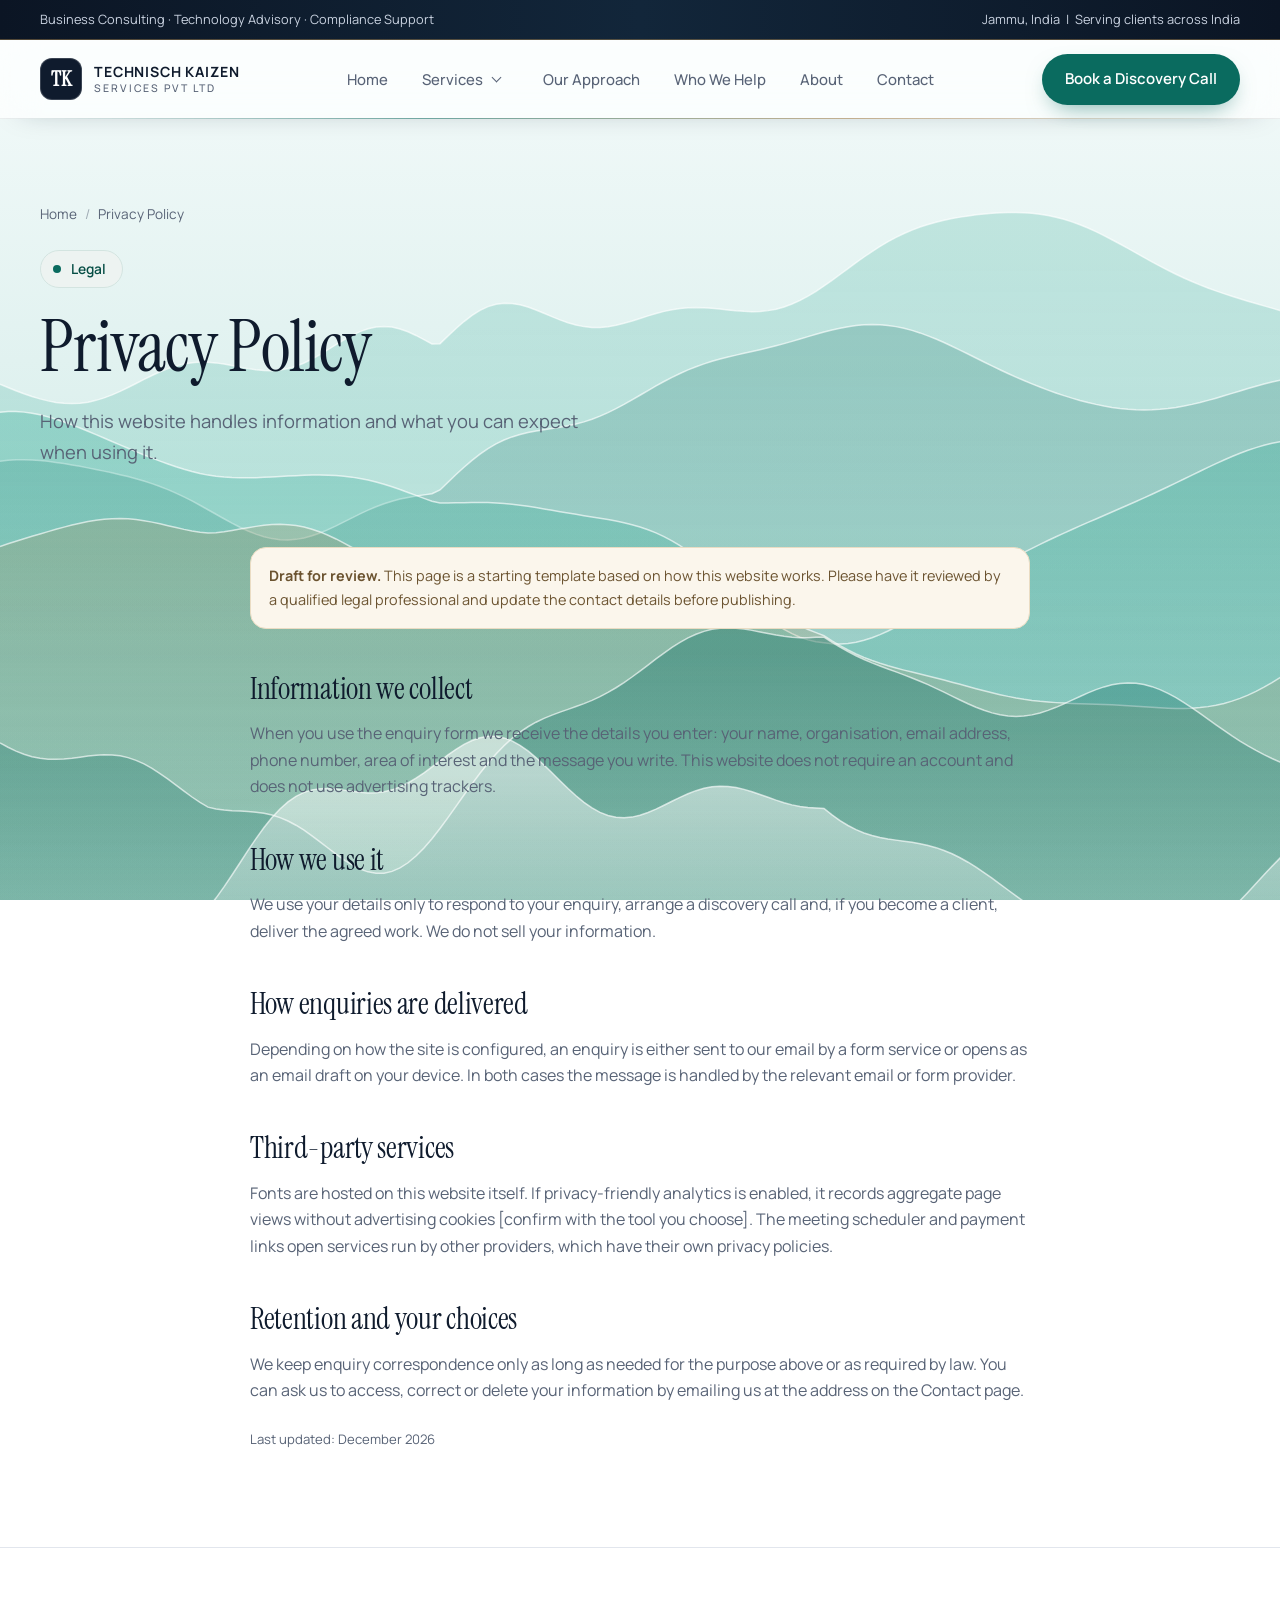
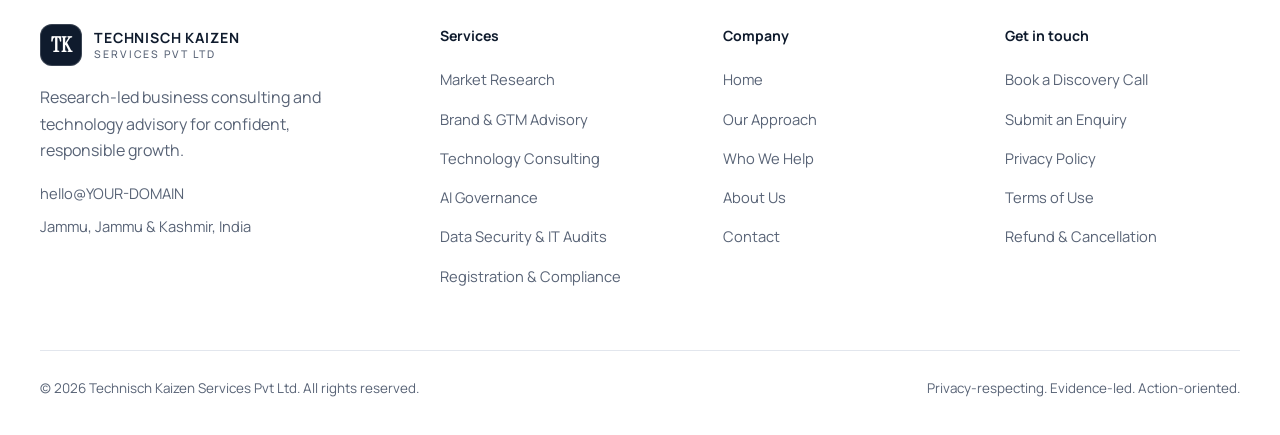
<file: privacy-policy.html>
<!DOCTYPE html>
<html lang="en"><head><meta charset="utf-8">
<meta name="viewport" content="width=device-width, initial-scale=1, viewport-fit=cover">
<meta name="description" content="Privacy Policy for the Technisch Kaizen Services Pvt Ltd website.">
<title>Privacy Policy | Technisch Kaizen Services Pvt Ltd</title>
<meta name="theme-color" content="#0F1B2D"><link rel="canonical" href="https://YOUR-DOMAIN/privacy-policy.html"><link rel="icon" href="assets/img/favicon.svg" type="image/svg+xml"><link rel="apple-touch-icon" href="assets/img/apple-touch-icon.png"><link rel="preload" href="assets/fonts/manrope.woff2" as="font" type="font/woff2" crossorigin><meta property="og:type" content="website"><meta property="og:site_name" content="Technisch Kaizen Services Pvt Ltd"><meta property="og:title" content="Privacy Policy"><meta property="og:description" content="Privacy Policy for the Technisch Kaizen Services Pvt Ltd website."><meta property="og:url" content="https://YOUR-DOMAIN/privacy-policy.html"><meta property="og:image" content="https://YOUR-DOMAIN/assets/img/og-image.png"><meta name="twitter:card" content="summary_large_image"><meta name="twitter:title" content="Privacy Policy"><meta name="twitter:description" content="Privacy Policy for the Technisch Kaizen Services Pvt Ltd website."><script type="application/ld+json">{"@context":"https://schema.org","@type":"ProfessionalService","name":"Technisch Kaizen Services Pvt Ltd","url":"https://YOUR-DOMAIN/","logo":"https://YOUR-DOMAIN/assets/img/og-image.png","email":"hello@YOUR-DOMAIN","description":"Research-led business consulting and technology advisory: market research, brand and go-to-market, technology consulting, AI governance, data security and compliance support.","address":{"@type":"PostalAddress","addressLocality":"Jammu","addressRegion":"Jammu and Kashmir","addressCountry":"IN"},"areaServed":"IN"}</script>
<link rel="stylesheet" href="assets/css/fonts.css"><link rel="stylesheet" href="assets/css/style.css"><link rel="stylesheet" href="assets/css/pages.css"><link rel="stylesheet" href="assets/css/layout.css">
</head><body>
<a class="skip" href="#main">Skip to content</a>
<div class="ocean" aria-hidden="true"><canvas id="sea" style="position:absolute;inset:0;width:100%;height:100%"></canvas></div>
<div class="topbar"><div class="container"><span>Business Consulting · Technology Advisory · Compliance Support</span><span>Jammu, India &nbsp;|&nbsp; Serving clients across India</span></div></div>
<header class="navbar"><div class="container navinner">
<a class="brand" href="index.html"><span class="mark">TK</span><span>TECHNISCH KAIZEN<small>SERVICES PVT LTD</small></span></a>
<nav class="navlinks" id="siteNav" aria-label="Primary"><a href="index.html">Home</a><div class="dd"><a href="services.html">Services</a><button class="dd-btn" type="button" aria-expanded="false" aria-label="Toggle services menu"></button><div class="dd-menu"><a href="services.html#market">Market Research</a><a href="services.html#brand">Brand &amp; Go-to-Market</a><a href="services.html#technology">Technology Consulting</a><a href="services.html#ai">AI Governance</a><a href="services.html#security">Data Security &amp; IT Assurance</a><a href="services.html#compliance">Registration &amp; Compliance</a></div></div><a href="our-approach.html">Our Approach</a><a href="who-we-help.html">Who We Help</a><a href="about.html">About</a><a href="contact.html">Contact</a><a class="btn btn-primary drawer-cta" href="contact.html#book">Book a Discovery Call</a></nav>
<a class="btn btn-primary nav-cta" href="contact.html#book">Book a Discovery Call</a>
<button class="menu" id="navToggle" type="button" aria-label="Open navigation" aria-controls="siteNav" aria-expanded="false">☰</button>
</div></header>
<main id="main">
<section class="page-hero"><div class="container"><div class="crumbs"><a href="index.html">Home</a><span>/</span>Privacy Policy</div><span class="tag"><i></i>Legal</span><h1>Privacy Policy</h1><p class="lead">How this website handles information and what you can expect when using it.</p></div></section>
<section class="pad-s"><div class="container legal"><div class="legal-note"><strong>Draft for review.</strong> This page is a starting template based on how this website works. Please have it reviewed by a qualified legal professional and update the contact details before publishing.</div><h2>Information we collect</h2><p>When you use the enquiry form we receive the details you enter: your name, organisation, email address, phone number, area of interest and the message you write. This website does not require an account and does not use advertising trackers.</p><h2>How we use it</h2><p>We use your details only to respond to your enquiry, arrange a discovery call and, if you become a client, deliver the agreed work. We do not sell your information.</p><h2>How enquiries are delivered</h2><p>Depending on how the site is configured, an enquiry is either sent to our email by a form service or opens as an email draft on your device. In both cases the message is handled by the relevant email or form provider.</p><h2>Third-party services</h2><p>Fonts are hosted on this website itself. If privacy-friendly analytics is enabled, it records aggregate page views without advertising cookies [confirm with the tool you choose]. The meeting scheduler and payment links open services run by other providers, which have their own privacy policies.</p><h2>Retention and your choices</h2><p>We keep enquiry correspondence only as long as needed for the purpose above or as required by law. You can ask us to access, correct or delete your information by emailing us at the address on the Contact page.</p><p class="fineprint">Last updated: <span id="upd"></span></p></div></section>
<script>document.addEventListener("DOMContentLoaded",function(){document.getElementById("upd").textContent=new Date().toLocaleDateString("en-IN",{year:"numeric",month:"long"})})</script></main>
<footer class="footer"><div class="container"><div class="footer-grid">
<div><a class="brand" href="index.html"><span class="mark">TK</span><span>TECHNISCH KAIZEN<small>SERVICES PVT LTD</small></span></a><p class="f-about">Research-led business consulting and technology advisory for confident, responsible growth.</p>
<div class="f-contact"><a data-cfg="email" href="mailto:hello@YOUR-DOMAIN">hello@YOUR-DOMAIN</a><a data-cfg="phone" hidden></a><span>Jammu, Jammu &amp; Kashmir, India</span></div></div>
<div><h4>Services</h4><div class="footer-links"><a href="services.html#market">Market Research</a><a href="services.html#brand">Brand &amp; GTM Advisory</a><a href="services.html#technology">Technology Consulting</a><a href="services.html#ai">AI Governance</a><a href="services.html#security">Data Security &amp; IT Audits</a><a href="services.html#compliance">Registration &amp; Compliance</a></div></div>
<div><h4>Company</h4><div class="footer-links"><a href="index.html">Home</a><a href="our-approach.html">Our Approach</a><a href="who-we-help.html">Who We Help</a><a href="about.html">About Us</a><a href="contact.html">Contact</a></div></div>
<div><h4>Get in touch</h4><div class="footer-links"><a href="contact.html#book">Book a Discovery Call</a><a href="contact.html#enquiry">Submit an Enquiry</a><a href="privacy-policy.html">Privacy Policy</a><a href="terms.html">Terms of Use</a><a href="refund-policy.html">Refund &amp; Cancellation</a></div></div>
</div><div class="copyright"><span>© <span id="year"></span> Technisch Kaizen Services Pvt Ltd. All rights reserved.</span><span>Privacy-respecting. Evidence-led. Action-oriented.</span></div></div></footer>
<button class="totop" id="toTop" type="button" aria-label="Back to top" hidden>↑</button>
<script src="assets/js/config.js"></script><script src="assets/js/main.js"></script><script src="assets/js/wave.js"></script>
</body></html>
</file>
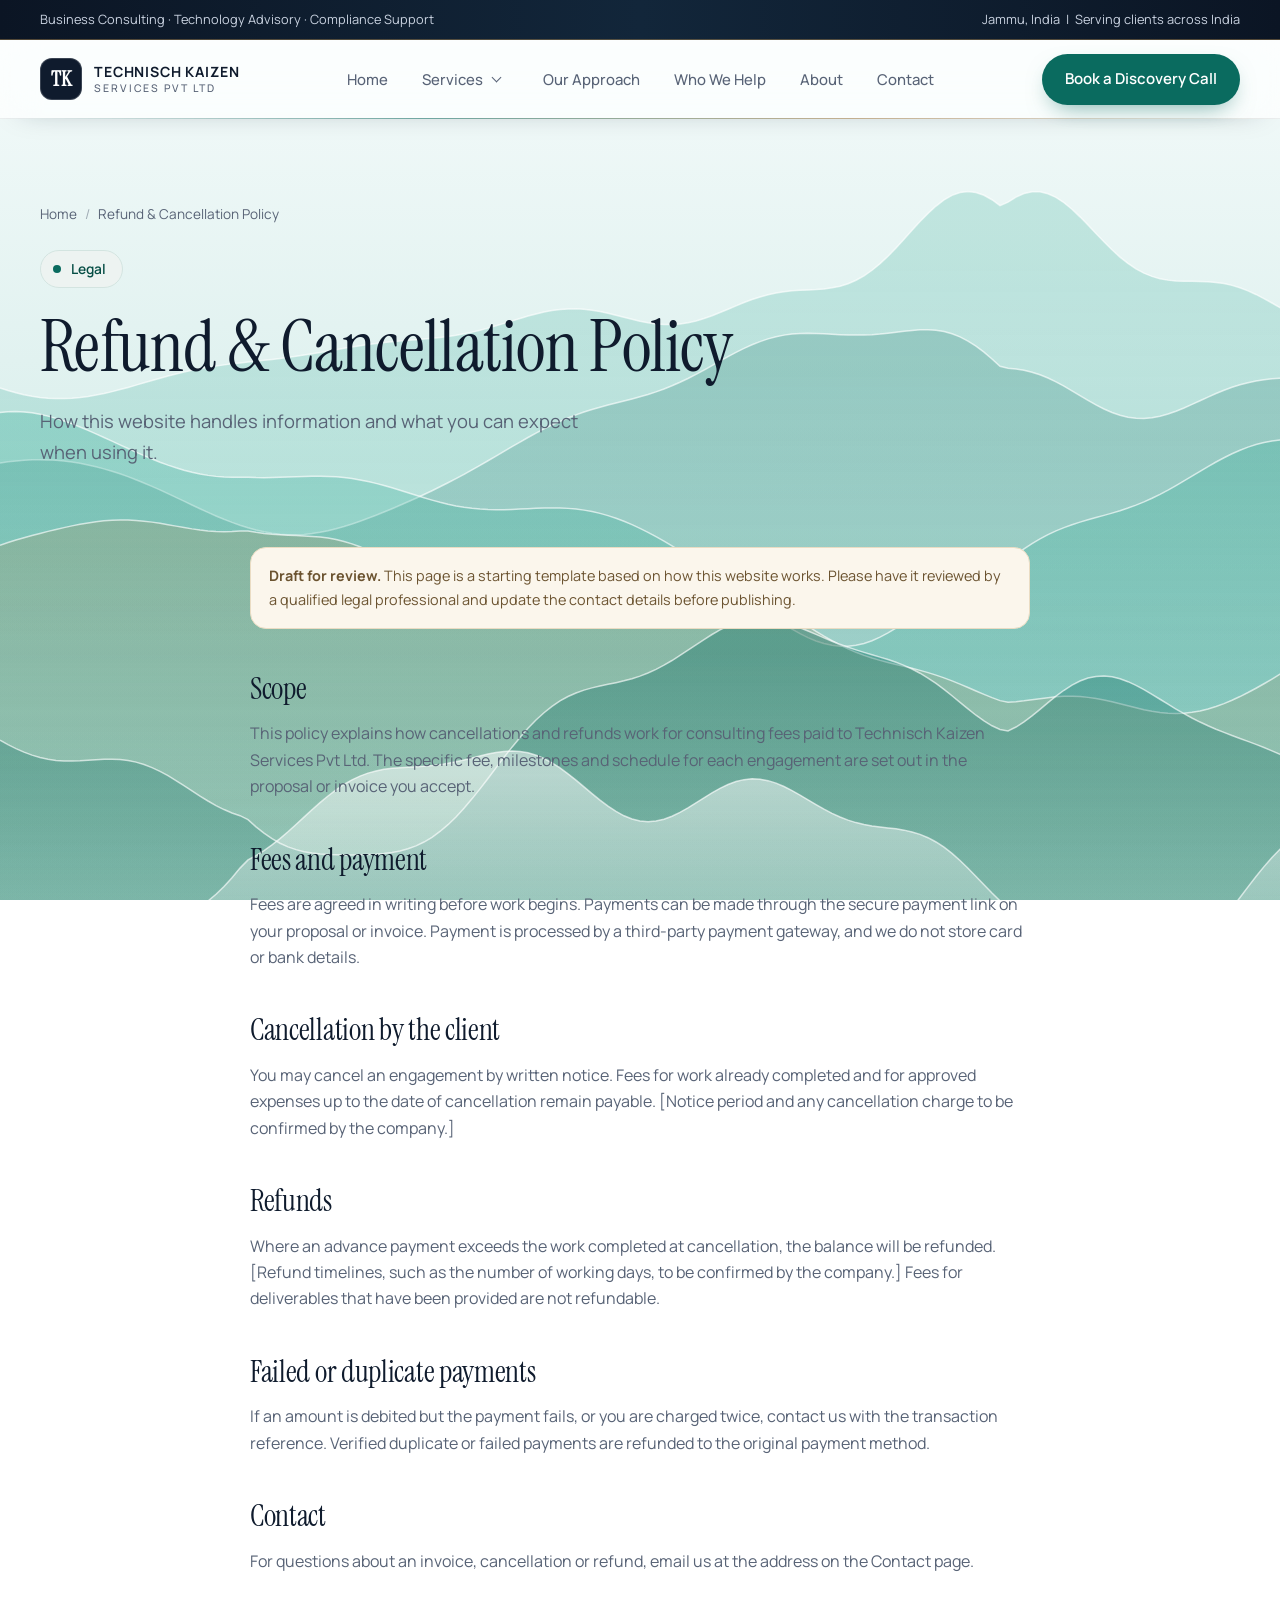
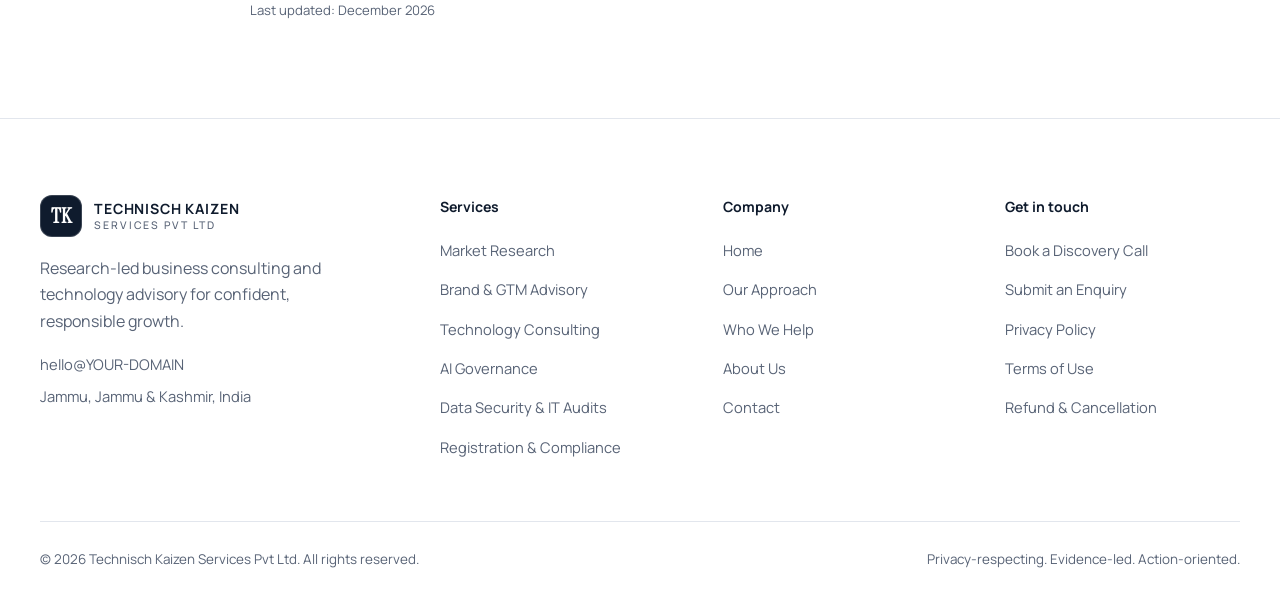
<file: refund-policy.html>
<!DOCTYPE html>
<html lang="en"><head><meta charset="utf-8">
<meta name="viewport" content="width=device-width, initial-scale=1, viewport-fit=cover">
<meta name="description" content="Refund &amp; Cancellation Policy for the Technisch Kaizen Services Pvt Ltd website.">
<title>Refund &amp; Cancellation Policy | Technisch Kaizen Services Pvt Ltd</title>
<meta name="theme-color" content="#0F1B2D"><link rel="canonical" href="https://YOUR-DOMAIN/refund-policy.html"><link rel="icon" href="assets/img/favicon.svg" type="image/svg+xml"><link rel="apple-touch-icon" href="assets/img/apple-touch-icon.png"><link rel="preload" href="assets/fonts/manrope.woff2" as="font" type="font/woff2" crossorigin><meta property="og:type" content="website"><meta property="og:site_name" content="Technisch Kaizen Services Pvt Ltd"><meta property="og:title" content="Refund &amp; Cancellation Policy"><meta property="og:description" content="Refund &amp; Cancellation Policy for the Technisch Kaizen Services Pvt Ltd website."><meta property="og:url" content="https://YOUR-DOMAIN/refund-policy.html"><meta property="og:image" content="https://YOUR-DOMAIN/assets/img/og-image.png"><meta name="twitter:card" content="summary_large_image"><meta name="twitter:title" content="Refund &amp; Cancellation Policy"><meta name="twitter:description" content="Refund &amp; Cancellation Policy for the Technisch Kaizen Services Pvt Ltd website."><script type="application/ld+json">{"@context":"https://schema.org","@type":"ProfessionalService","name":"Technisch Kaizen Services Pvt Ltd","url":"https://YOUR-DOMAIN/","logo":"https://YOUR-DOMAIN/assets/img/og-image.png","email":"hello@YOUR-DOMAIN","description":"Research-led business consulting and technology advisory: market research, brand and go-to-market, technology consulting, AI governance, data security and compliance support.","address":{"@type":"PostalAddress","addressLocality":"Jammu","addressRegion":"Jammu and Kashmir","addressCountry":"IN"},"areaServed":"IN"}</script>
<link rel="stylesheet" href="assets/css/fonts.css"><link rel="stylesheet" href="assets/css/style.css"><link rel="stylesheet" href="assets/css/pages.css"><link rel="stylesheet" href="assets/css/layout.css">
</head><body>
<a class="skip" href="#main">Skip to content</a>
<div class="ocean" aria-hidden="true"><canvas id="sea" style="position:absolute;inset:0;width:100%;height:100%"></canvas></div>
<div class="topbar"><div class="container"><span>Business Consulting · Technology Advisory · Compliance Support</span><span>Jammu, India &nbsp;|&nbsp; Serving clients across India</span></div></div>
<header class="navbar"><div class="container navinner">
<a class="brand" href="index.html"><span class="mark">TK</span><span>TECHNISCH KAIZEN<small>SERVICES PVT LTD</small></span></a>
<nav class="navlinks" id="siteNav" aria-label="Primary"><a href="index.html">Home</a><div class="dd"><a href="services.html">Services</a><button class="dd-btn" type="button" aria-expanded="false" aria-label="Toggle services menu"></button><div class="dd-menu"><a href="services.html#market">Market Research</a><a href="services.html#brand">Brand &amp; Go-to-Market</a><a href="services.html#technology">Technology Consulting</a><a href="services.html#ai">AI Governance</a><a href="services.html#security">Data Security &amp; IT Assurance</a><a href="services.html#compliance">Registration &amp; Compliance</a></div></div><a href="our-approach.html">Our Approach</a><a href="who-we-help.html">Who We Help</a><a href="about.html">About</a><a href="contact.html">Contact</a><a class="btn btn-primary drawer-cta" href="contact.html#book">Book a Discovery Call</a></nav>
<a class="btn btn-primary nav-cta" href="contact.html#book">Book a Discovery Call</a>
<button class="menu" id="navToggle" type="button" aria-label="Open navigation" aria-controls="siteNav" aria-expanded="false">☰</button>
</div></header>
<main id="main">
<section class="page-hero"><div class="container"><div class="crumbs"><a href="index.html">Home</a><span>/</span>Refund &amp; Cancellation Policy</div><span class="tag"><i></i>Legal</span><h1>Refund &amp; Cancellation Policy</h1><p class="lead">How this website handles information and what you can expect when using it.</p></div></section>
<section class="pad-s"><div class="container legal"><div class="legal-note"><strong>Draft for review.</strong> This page is a starting template based on how this website works. Please have it reviewed by a qualified legal professional and update the contact details before publishing.</div><h2>Scope</h2><p>This policy explains how cancellations and refunds work for consulting fees paid to Technisch Kaizen Services Pvt Ltd. The specific fee, milestones and schedule for each engagement are set out in the proposal or invoice you accept.</p><h2>Fees and payment</h2><p>Fees are agreed in writing before work begins. Payments can be made through the secure payment link on your proposal or invoice. Payment is processed by a third-party payment gateway, and we do not store card or bank details.</p><h2>Cancellation by the client</h2><p>You may cancel an engagement by written notice. Fees for work already completed and for approved expenses up to the date of cancellation remain payable. [Notice period and any cancellation charge to be confirmed by the company.]</p><h2>Refunds</h2><p>Where an advance payment exceeds the work completed at cancellation, the balance will be refunded. [Refund timelines, such as the number of working days, to be confirmed by the company.] Fees for deliverables that have been provided are not refundable.</p><h2>Failed or duplicate payments</h2><p>If an amount is debited but the payment fails, or you are charged twice, contact us with the transaction reference. Verified duplicate or failed payments are refunded to the original payment method.</p><h2>Contact</h2><p>For questions about an invoice, cancellation or refund, email us at the address on the Contact page.</p><p class="fineprint">Last updated: <span id="upd"></span></p></div></section>
<script>document.addEventListener("DOMContentLoaded",function(){document.getElementById("upd").textContent=new Date().toLocaleDateString("en-IN",{year:"numeric",month:"long"})})</script></main>
<footer class="footer"><div class="container"><div class="footer-grid">
<div><a class="brand" href="index.html"><span class="mark">TK</span><span>TECHNISCH KAIZEN<small>SERVICES PVT LTD</small></span></a><p class="f-about">Research-led business consulting and technology advisory for confident, responsible growth.</p>
<div class="f-contact"><a data-cfg="email" href="mailto:hello@YOUR-DOMAIN">hello@YOUR-DOMAIN</a><a data-cfg="phone" hidden></a><span>Jammu, Jammu &amp; Kashmir, India</span></div></div>
<div><h4>Services</h4><div class="footer-links"><a href="services.html#market">Market Research</a><a href="services.html#brand">Brand &amp; GTM Advisory</a><a href="services.html#technology">Technology Consulting</a><a href="services.html#ai">AI Governance</a><a href="services.html#security">Data Security &amp; IT Audits</a><a href="services.html#compliance">Registration &amp; Compliance</a></div></div>
<div><h4>Company</h4><div class="footer-links"><a href="index.html">Home</a><a href="our-approach.html">Our Approach</a><a href="who-we-help.html">Who We Help</a><a href="about.html">About Us</a><a href="contact.html">Contact</a></div></div>
<div><h4>Get in touch</h4><div class="footer-links"><a href="contact.html#book">Book a Discovery Call</a><a href="contact.html#enquiry">Submit an Enquiry</a><a href="privacy-policy.html">Privacy Policy</a><a href="terms.html">Terms of Use</a><a href="refund-policy.html">Refund &amp; Cancellation</a></div></div>
</div><div class="copyright"><span>© <span id="year"></span> Technisch Kaizen Services Pvt Ltd. All rights reserved.</span><span>Privacy-respecting. Evidence-led. Action-oriented.</span></div></div></footer>
<button class="totop" id="toTop" type="button" aria-label="Back to top" hidden>↑</button>
<script src="assets/js/config.js"></script><script src="assets/js/main.js"></script><script src="assets/js/wave.js"></script>
</body></html>
</file>
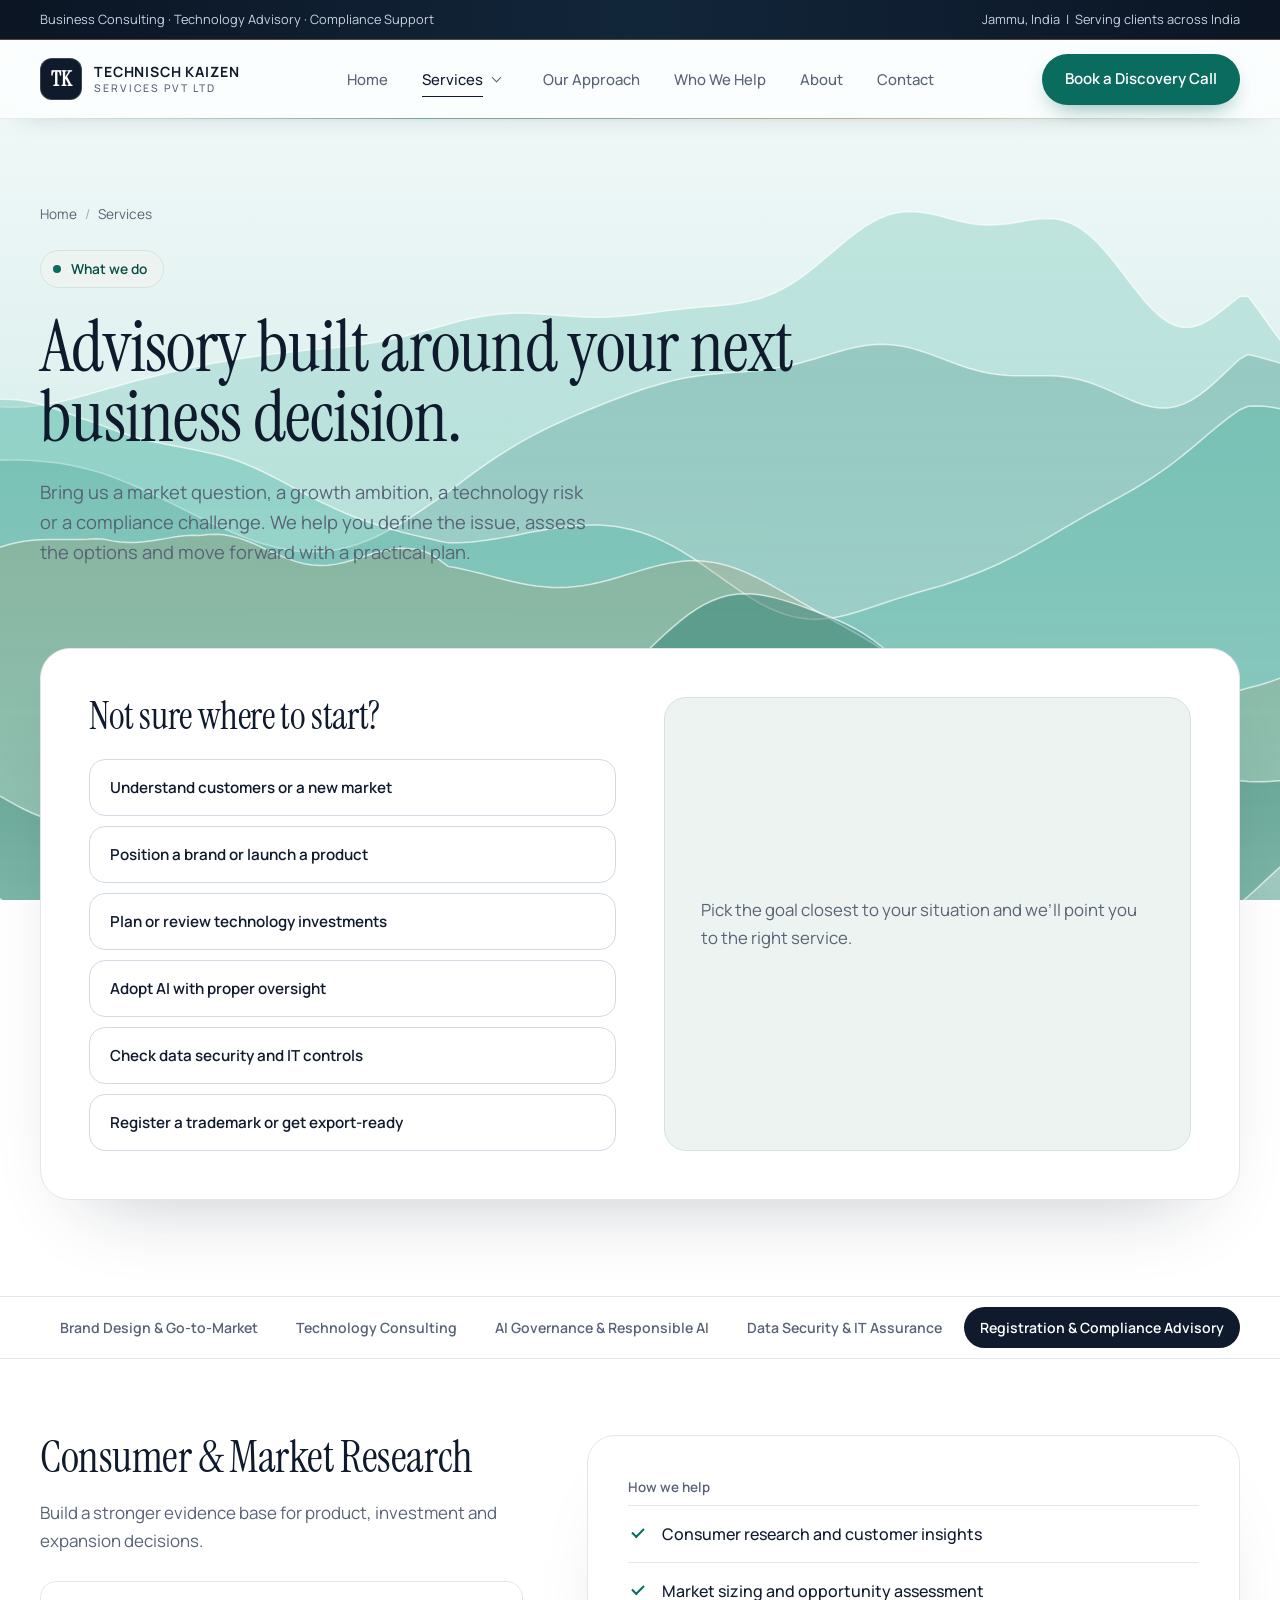
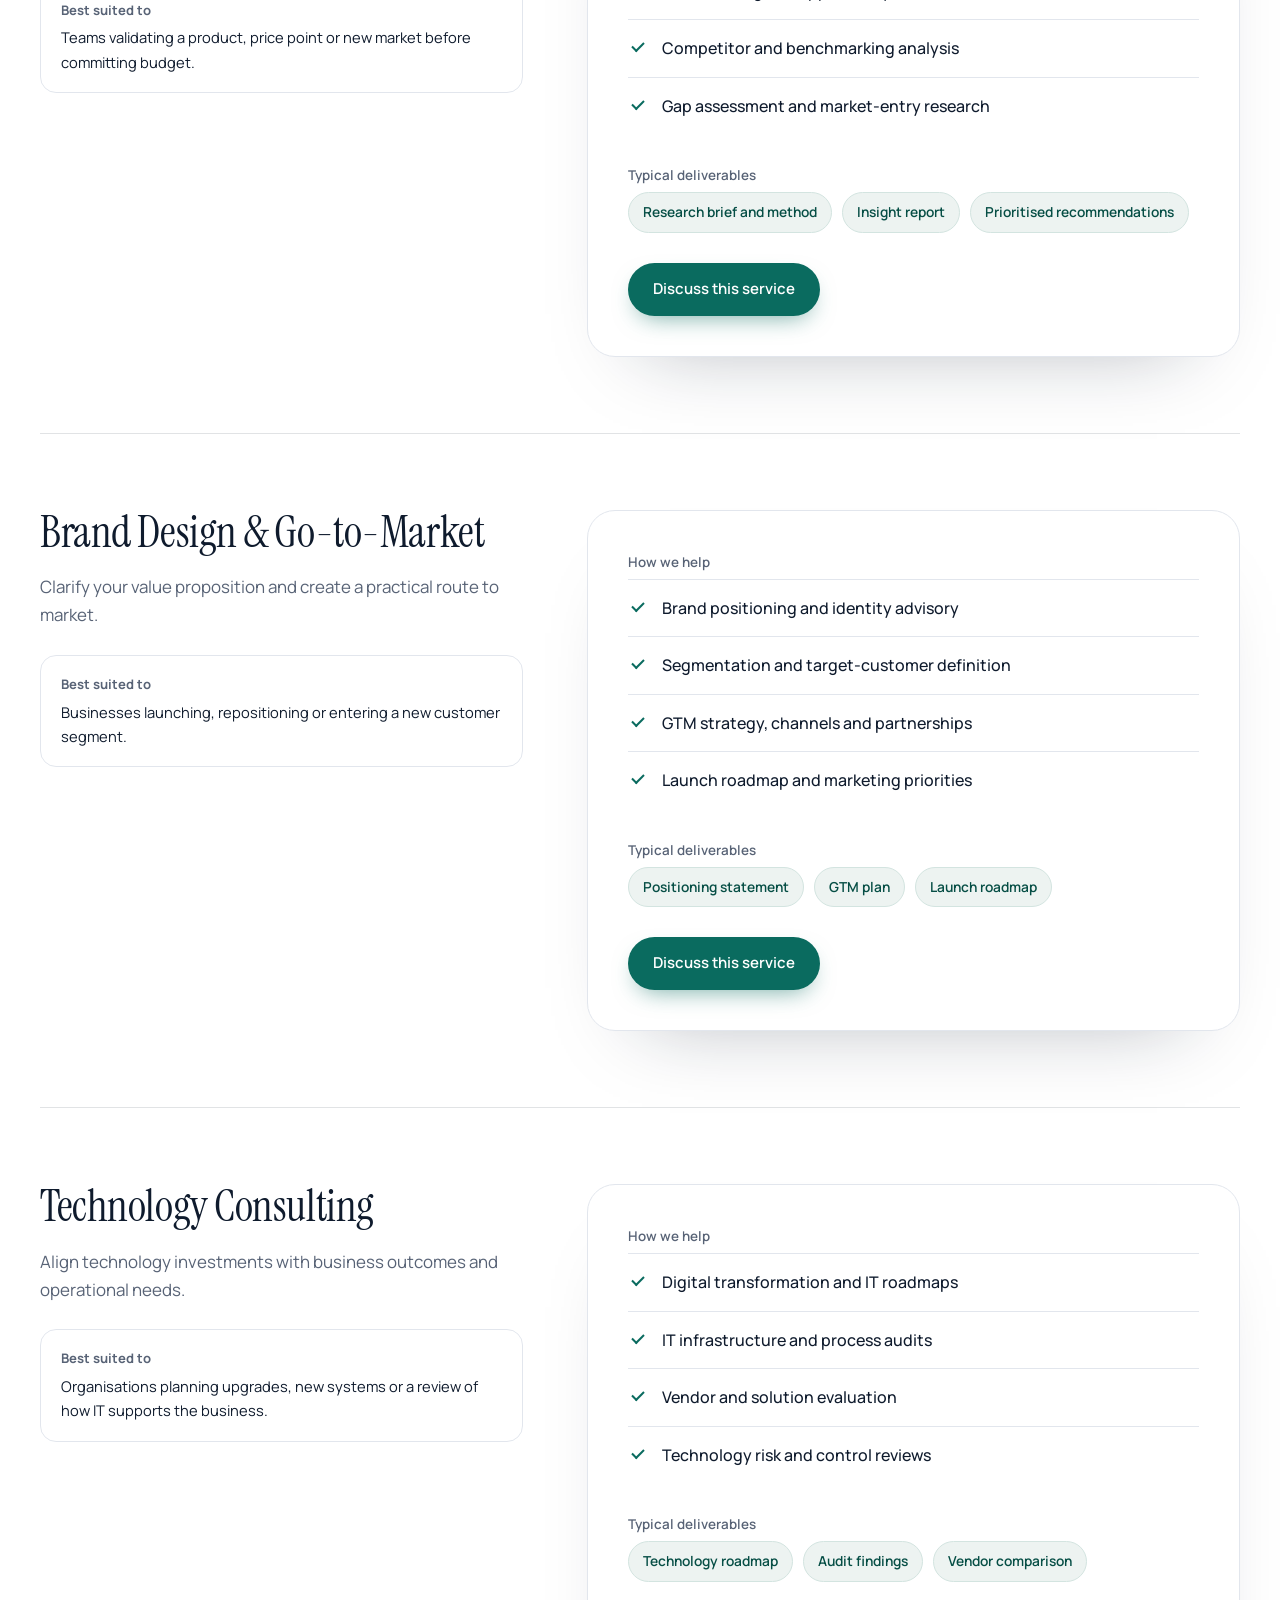
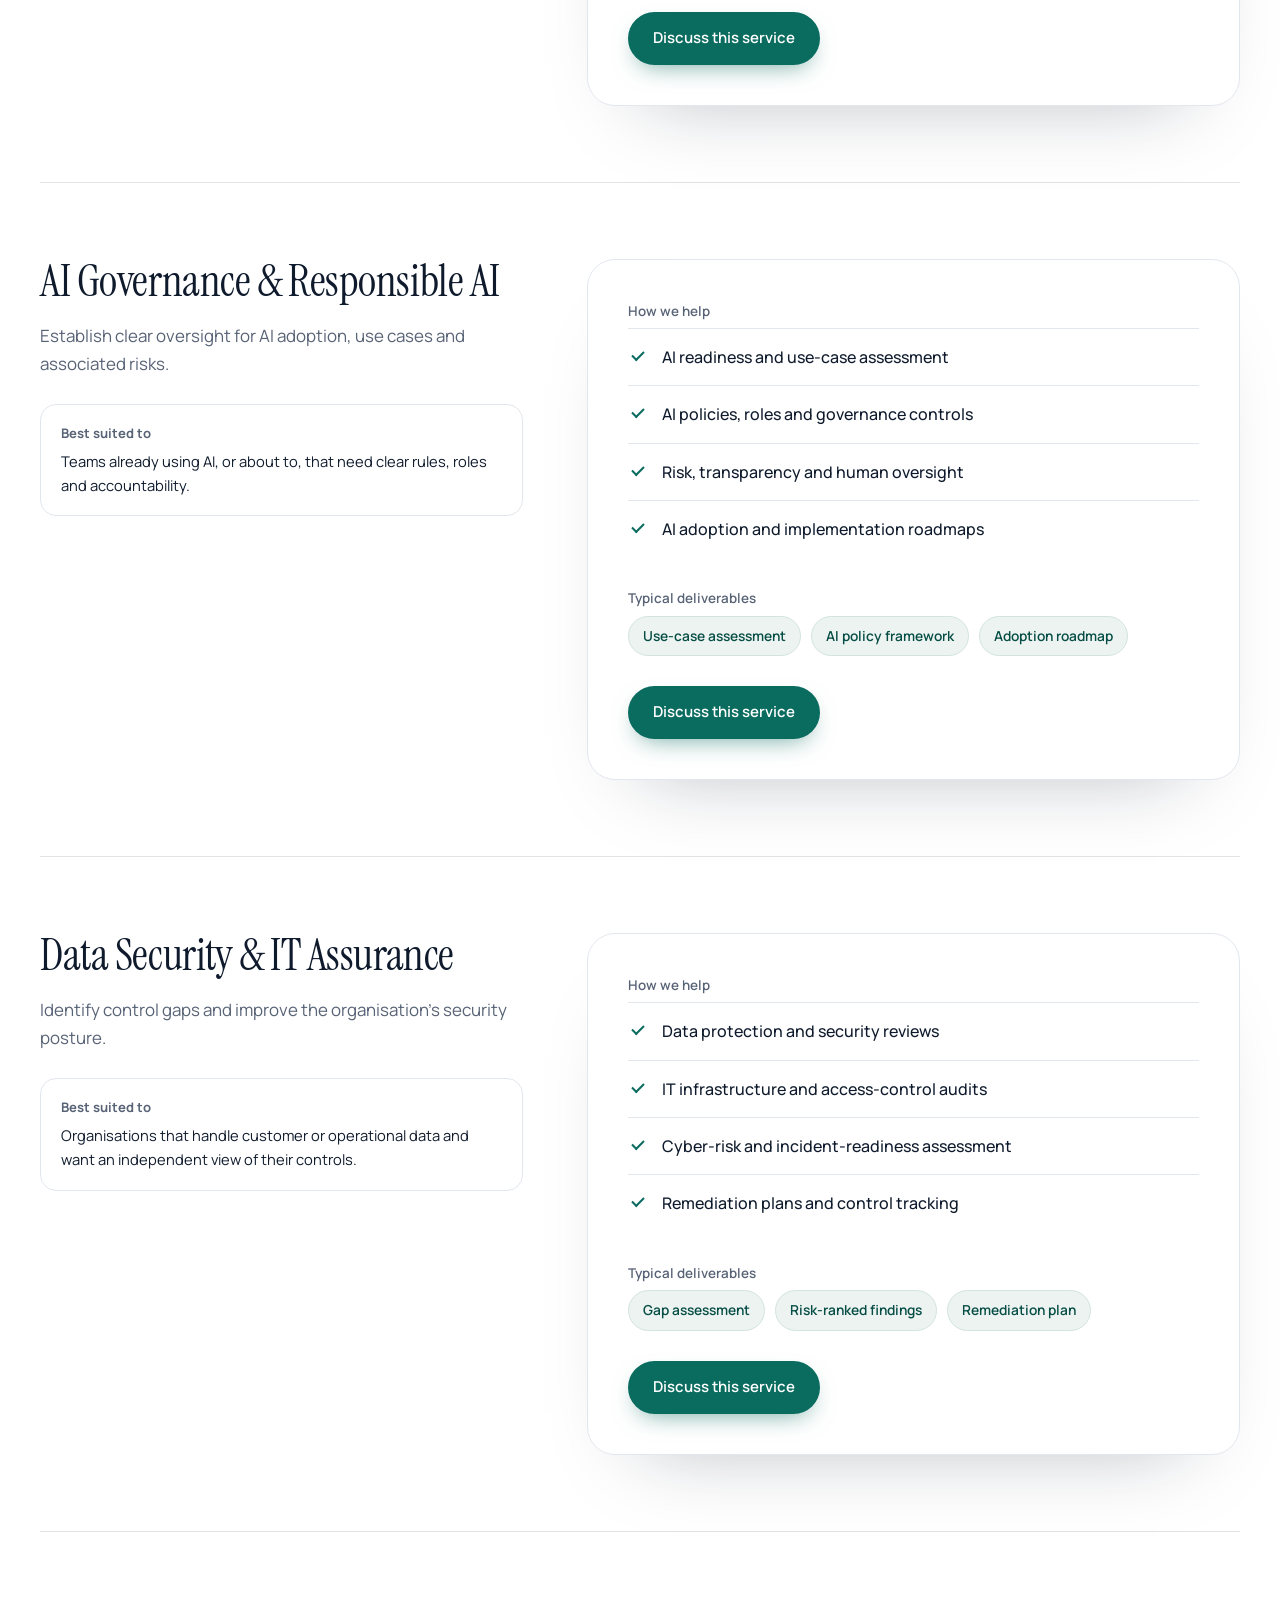
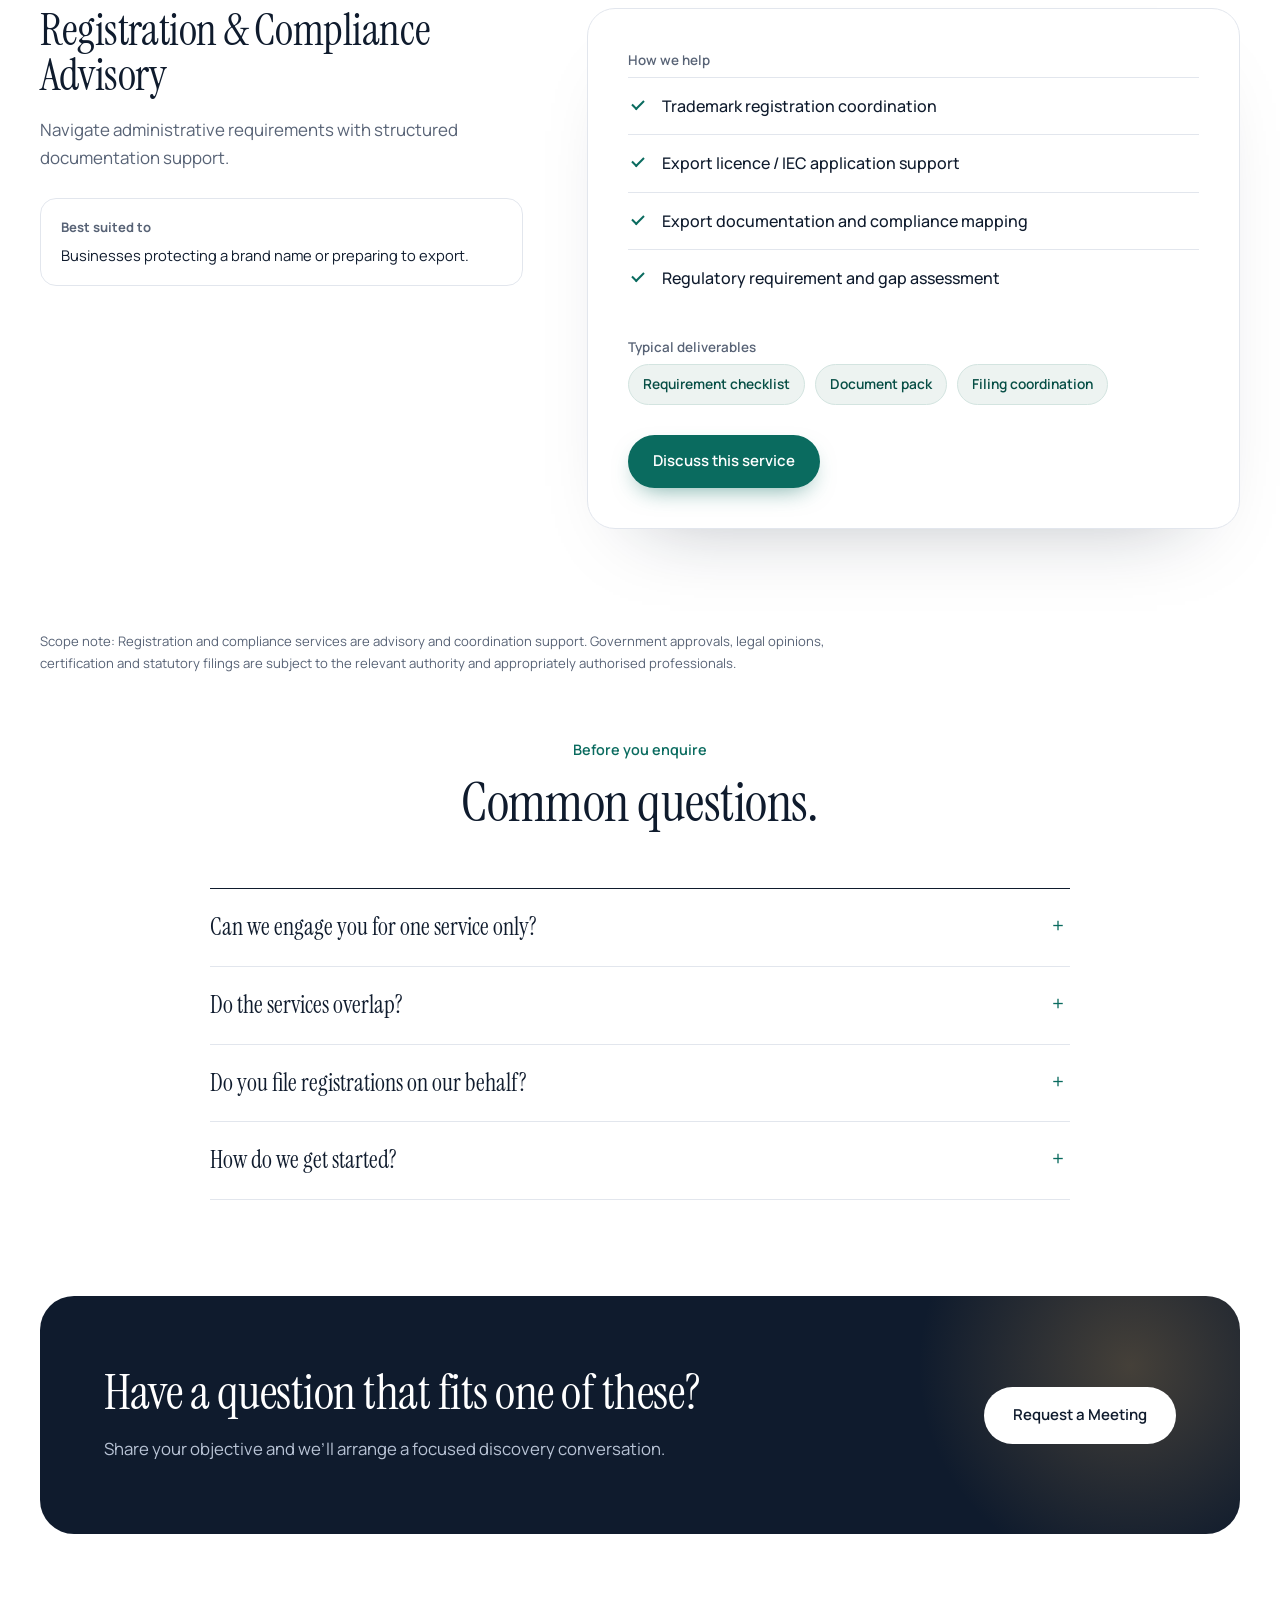
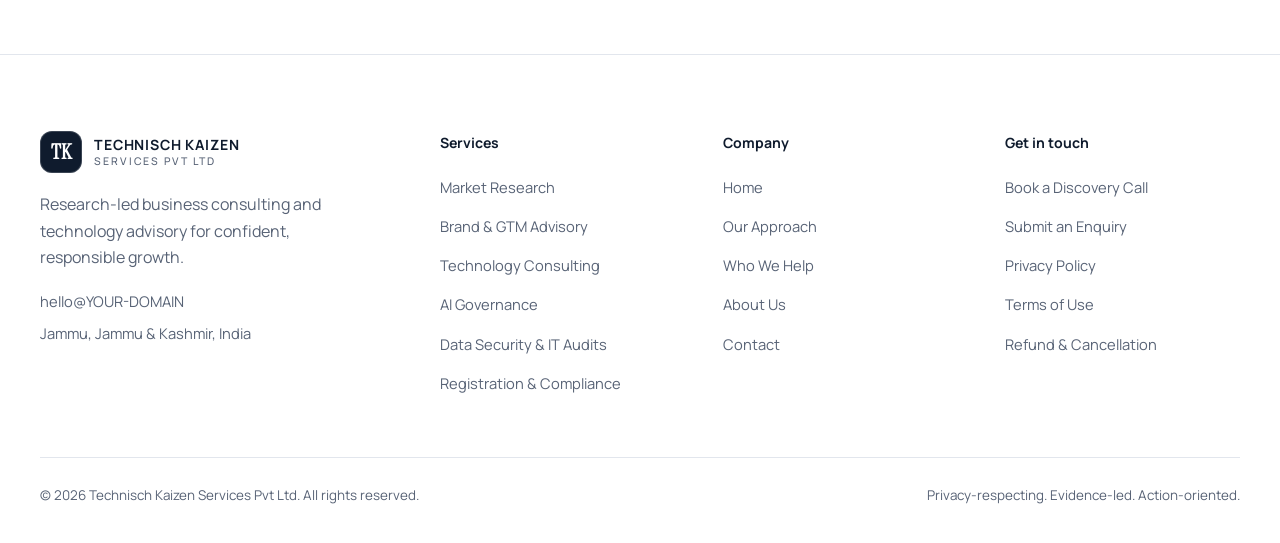
<file: services.html>
<!DOCTYPE html>
<html lang="en"><head><meta charset="utf-8">
<meta name="viewport" content="width=device-width, initial-scale=1, viewport-fit=cover">
<meta name="description" content="Market research, brand and go-to-market advisory, technology consulting, AI governance, data security audits and compliance support from Technisch Kaizen.">
<title>Services | Technisch Kaizen Services Pvt Ltd</title>
<meta name="theme-color" content="#0F1B2D"><link rel="canonical" href="https://YOUR-DOMAIN/services.html"><link rel="icon" href="assets/img/favicon.svg" type="image/svg+xml"><link rel="apple-touch-icon" href="assets/img/apple-touch-icon.png"><link rel="preload" href="assets/fonts/manrope.woff2" as="font" type="font/woff2" crossorigin><meta property="og:type" content="website"><meta property="og:site_name" content="Technisch Kaizen Services Pvt Ltd"><meta property="og:title" content="Services"><meta property="og:description" content="Market research, brand and go-to-market advisory, technology consulting, AI governance, data security audits and compliance support from Technisch Kaizen."><meta property="og:url" content="https://YOUR-DOMAIN/services.html"><meta property="og:image" content="https://YOUR-DOMAIN/assets/img/og-image.png"><meta name="twitter:card" content="summary_large_image"><meta name="twitter:title" content="Services"><meta name="twitter:description" content="Market research, brand and go-to-market advisory, technology consulting, AI governance, data security audits and compliance support from Technisch Kaizen."><script type="application/ld+json">{"@context":"https://schema.org","@type":"ProfessionalService","name":"Technisch Kaizen Services Pvt Ltd","url":"https://YOUR-DOMAIN/","logo":"https://YOUR-DOMAIN/assets/img/og-image.png","email":"hello@YOUR-DOMAIN","description":"Research-led business consulting and technology advisory: market research, brand and go-to-market, technology consulting, AI governance, data security and compliance support.","address":{"@type":"PostalAddress","addressLocality":"Jammu","addressRegion":"Jammu and Kashmir","addressCountry":"IN"},"areaServed":"IN"}</script>
<link rel="stylesheet" href="assets/css/fonts.css"><link rel="stylesheet" href="assets/css/style.css"><link rel="stylesheet" href="assets/css/pages.css"><link rel="stylesheet" href="assets/css/layout.css">
</head><body>
<a class="skip" href="#main">Skip to content</a>
<div class="ocean" aria-hidden="true"><canvas id="sea" style="position:absolute;inset:0;width:100%;height:100%"></canvas></div>
<div class="topbar"><div class="container"><span>Business Consulting · Technology Advisory · Compliance Support</span><span>Jammu, India &nbsp;|&nbsp; Serving clients across India</span></div></div>
<header class="navbar"><div class="container navinner">
<a class="brand" href="index.html"><span class="mark">TK</span><span>TECHNISCH KAIZEN<small>SERVICES PVT LTD</small></span></a>
<nav class="navlinks" id="siteNav" aria-label="Primary"><a href="index.html">Home</a><div class="dd"><a href="services.html" class="on" aria-current="page">Services</a><button class="dd-btn" type="button" aria-expanded="false" aria-label="Toggle services menu"></button><div class="dd-menu"><a href="services.html#market">Market Research</a><a href="services.html#brand">Brand &amp; Go-to-Market</a><a href="services.html#technology">Technology Consulting</a><a href="services.html#ai">AI Governance</a><a href="services.html#security">Data Security &amp; IT Assurance</a><a href="services.html#compliance">Registration &amp; Compliance</a></div></div><a href="our-approach.html">Our Approach</a><a href="who-we-help.html">Who We Help</a><a href="about.html">About</a><a href="contact.html">Contact</a><a class="btn btn-primary drawer-cta" href="contact.html#book">Book a Discovery Call</a></nav>
<a class="btn btn-primary nav-cta" href="contact.html#book">Book a Discovery Call</a>
<button class="menu" id="navToggle" type="button" aria-label="Open navigation" aria-controls="siteNav" aria-expanded="false">☰</button>
</div></header>
<main id="main">
<section class="page-hero"><div class="container"><div class="crumbs"><a href="index.html">Home</a><span>/</span>Services</div><span class="tag"><i></i>What we do</span><h1>Advisory built around your next business decision.</h1><p class="lead">Bring us a market question, a growth ambition, a technology risk or a compliance challenge. We help you define the issue, assess the options and move forward with a practical plan.</p></div></section>
<section class="pad-s"><div class="container"><div class="finder" data-finder><div><h2>Not sure where to start?</h2><div class="goals" role="group" aria-label="What are you trying to do?"><button class="goal" aria-pressed="false" data-id="market" data-t="Consumer & Market Research" data-s="Build a stronger evidence base for product, investment and expansion decisions." data-o="Consumer &amp;amp; Market Research">Understand customers or a new market</button><button class="goal" aria-pressed="false" data-id="brand" data-t="Brand Design & Go-to-Market" data-s="Clarify your value proposition and create a practical route to market." data-o="Brand Design &amp; Go-to-Market Advisory">Position a brand or launch a product</button><button class="goal" aria-pressed="false" data-id="technology" data-t="Technology Consulting" data-s="Align technology investments with business outcomes and operational needs." data-o="Technology Consulting">Plan or review technology investments</button><button class="goal" aria-pressed="false" data-id="ai" data-t="AI Governance & Responsible AI" data-s="Establish clear oversight for AI adoption, use cases and associated risks." data-o="AI Governance">Adopt AI with proper oversight</button><button class="goal" aria-pressed="false" data-id="security" data-t="Data Security & IT Assurance" data-s="Identify control gaps and improve the organisation’s security posture." data-o="Data Security / IT Infrastructure Audit">Check data security and IT controls</button><button class="goal" aria-pressed="false" data-id="compliance" data-t="Registration & Compliance Advisory" data-s="Navigate administrative requirements with structured documentation support." data-o="Trademark Registration">Register a trademark or get export-ready</button></div></div><div class="result empty" id="finderOut" aria-live="polite"><p>Pick the goal closest to your situation and we’ll point you to the right service.</p></div></div></div></section>
<nav class="subnav" aria-label="Services"><div class="container"><a href="#market">Consumer &amp; Market Research</a><a href="#brand">Brand Design &amp; Go-to-Market</a><a href="#technology">Technology Consulting</a><a href="#ai">AI Governance &amp; Responsible AI</a><a href="#security">Data Security &amp; IT Assurance</a><a href="#compliance">Registration &amp; Compliance Advisory</a></div></nav>
<div class="container">
<section class="svc" id="market"><div class="svc-l"><h2>Consumer &amp; Market Research</h2><p>Build a stronger evidence base for product, investment and expansion decisions.</p><div class="fit"><strong>Best suited to</strong>Teams validating a product, price point or new market before committing budget.</div></div><div class="box"><h4>How we help</h4><ul class="ticks"><li>Consumer research and customer insights</li><li>Market sizing and opportunity assessment</li><li>Competitor and benchmarking analysis</li><li>Gap assessment and market-entry research</li></ul><h4 style="margin-top:8px">Typical deliverables</h4><div class="chips"><span>Research brief and method</span><span>Insight report</span><span>Prioritised recommendations</span></div><div class="acts"><a class="btn btn-primary" href="contact.html?service=Consumer%20%26amp%3B%20Market%20Research#enquiry">Discuss this service</a></div></div></section>
<section class="svc" id="brand"><div class="svc-l"><h2>Brand Design &amp; Go-to-Market</h2><p>Clarify your value proposition and create a practical route to market.</p><div class="fit"><strong>Best suited to</strong>Businesses launching, repositioning or entering a new customer segment.</div></div><div class="box"><h4>How we help</h4><ul class="ticks"><li>Brand positioning and identity advisory</li><li>Segmentation and target-customer definition</li><li>GTM strategy, channels and partnerships</li><li>Launch roadmap and marketing priorities</li></ul><h4 style="margin-top:8px">Typical deliverables</h4><div class="chips"><span>Positioning statement</span><span>GTM plan</span><span>Launch roadmap</span></div><div class="acts"><a class="btn btn-primary" href="contact.html?service=Brand%20Design%20%26%20Go-to-Market%20Advisory#enquiry">Discuss this service</a></div></div></section>
<section class="svc" id="technology"><div class="svc-l"><h2>Technology Consulting</h2><p>Align technology investments with business outcomes and operational needs.</p><div class="fit"><strong>Best suited to</strong>Organisations planning upgrades, new systems or a review of how IT supports the business.</div></div><div class="box"><h4>How we help</h4><ul class="ticks"><li>Digital transformation and IT roadmaps</li><li>IT infrastructure and process audits</li><li>Vendor and solution evaluation</li><li>Technology risk and control reviews</li></ul><h4 style="margin-top:8px">Typical deliverables</h4><div class="chips"><span>Technology roadmap</span><span>Audit findings</span><span>Vendor comparison</span></div><div class="acts"><a class="btn btn-primary" href="contact.html?service=Technology%20Consulting#enquiry">Discuss this service</a></div></div></section>
<section class="svc" id="ai"><div class="svc-l"><h2>AI Governance &amp; Responsible AI</h2><p>Establish clear oversight for AI adoption, use cases and associated risks.</p><div class="fit"><strong>Best suited to</strong>Teams already using AI, or about to, that need clear rules, roles and accountability.</div></div><div class="box"><h4>How we help</h4><ul class="ticks"><li>AI readiness and use-case assessment</li><li>AI policies, roles and governance controls</li><li>Risk, transparency and human oversight</li><li>AI adoption and implementation roadmaps</li></ul><h4 style="margin-top:8px">Typical deliverables</h4><div class="chips"><span>Use-case assessment</span><span>AI policy framework</span><span>Adoption roadmap</span></div><div class="acts"><a class="btn btn-primary" href="contact.html?service=AI%20Governance#enquiry">Discuss this service</a></div></div></section>
<section class="svc" id="security"><div class="svc-l"><h2>Data Security &amp; IT Assurance</h2><p>Identify control gaps and improve the organisation’s security posture.</p><div class="fit"><strong>Best suited to</strong>Organisations that handle customer or operational data and want an independent view of their controls.</div></div><div class="box"><h4>How we help</h4><ul class="ticks"><li>Data protection and security reviews</li><li>IT infrastructure and access-control audits</li><li>Cyber-risk and incident-readiness assessment</li><li>Remediation plans and control tracking</li></ul><h4 style="margin-top:8px">Typical deliverables</h4><div class="chips"><span>Gap assessment</span><span>Risk-ranked findings</span><span>Remediation plan</span></div><div class="acts"><a class="btn btn-primary" href="contact.html?service=Data%20Security%20/%20IT%20Infrastructure%20Audit#enquiry">Discuss this service</a></div></div></section>
<section class="svc" id="compliance"><div class="svc-l"><h2>Registration &amp; Compliance Advisory</h2><p>Navigate administrative requirements with structured documentation support.</p><div class="fit"><strong>Best suited to</strong>Businesses protecting a brand name or preparing to export.</div></div><div class="box"><h4>How we help</h4><ul class="ticks"><li>Trademark registration coordination</li><li>Export licence / IEC application support</li><li>Export documentation and compliance mapping</li><li>Regulatory requirement and gap assessment</li></ul><h4 style="margin-top:8px">Typical deliverables</h4><div class="chips"><span>Requirement checklist</span><span>Document pack</span><span>Filing coordination</span></div><div class="acts"><a class="btn btn-primary" href="contact.html?service=Trademark%20Registration#enquiry">Discuss this service</a></div></div></section>
<p class="fineprint" style="padding-bottom:64px">Scope note: Registration and compliance services are advisory and coordination support. Government approvals, legal opinions, certification and statutory filings are subject to the relevant authority and appropriately authorised professionals.</p></div>
<section class="pad" style="padding-top:0"><div class="container"><div class="section-head center"><div class="kicker">Before you enquire</div><h2>Common questions.</h2></div><div class="faq"><details><summary>Can we engage you for one service only?</summary><p>Yes. Many engagements start with a single question, such as a market study or a security review, and widen only if it helps.</p></details><details><summary>Do the services overlap?</summary><p>They are designed to work together. A market-entry study can feed a go-to-market plan, and a technology review can include security and AI governance checks.</p></details><details><summary>Do you file registrations on our behalf?</summary><p>We coordinate requirements, documentation and the process. Final filings and approvals sit with the relevant authority and authorised professionals.</p></details><details><summary>How do we get started?</summary><p>Book a discovery call. We use it to understand your objective, then confirm scope, outputs and timelines before work begins.</p></details></div></div></section>
<section class="band"><div class="container"><div class="band-inner"><div><h2>Have a question that fits one of these?</h2><p>Share your objective and we’ll arrange a focused discovery conversation.</p></div><a class="btn" href="contact.html">Request a Meeting</a></div></div></section>
</main>
<footer class="footer"><div class="container"><div class="footer-grid">
<div><a class="brand" href="index.html"><span class="mark">TK</span><span>TECHNISCH KAIZEN<small>SERVICES PVT LTD</small></span></a><p class="f-about">Research-led business consulting and technology advisory for confident, responsible growth.</p>
<div class="f-contact"><a data-cfg="email" href="mailto:hello@YOUR-DOMAIN">hello@YOUR-DOMAIN</a><a data-cfg="phone" hidden></a><span>Jammu, Jammu &amp; Kashmir, India</span></div></div>
<div><h4>Services</h4><div class="footer-links"><a href="services.html#market">Market Research</a><a href="services.html#brand">Brand &amp; GTM Advisory</a><a href="services.html#technology">Technology Consulting</a><a href="services.html#ai">AI Governance</a><a href="services.html#security">Data Security &amp; IT Audits</a><a href="services.html#compliance">Registration &amp; Compliance</a></div></div>
<div><h4>Company</h4><div class="footer-links"><a href="index.html">Home</a><a href="our-approach.html">Our Approach</a><a href="who-we-help.html">Who We Help</a><a href="about.html">About Us</a><a href="contact.html">Contact</a></div></div>
<div><h4>Get in touch</h4><div class="footer-links"><a href="contact.html#book">Book a Discovery Call</a><a href="contact.html#enquiry">Submit an Enquiry</a><a href="privacy-policy.html">Privacy Policy</a><a href="terms.html">Terms of Use</a><a href="refund-policy.html">Refund &amp; Cancellation</a></div></div>
</div><div class="copyright"><span>© <span id="year"></span> Technisch Kaizen Services Pvt Ltd. All rights reserved.</span><span>Privacy-respecting. Evidence-led. Action-oriented.</span></div></div></footer>
<button class="totop" id="toTop" type="button" aria-label="Back to top" hidden>↑</button>
<script src="assets/js/config.js"></script><script src="assets/js/main.js"></script><script src="assets/js/wave.js"></script>
</body></html>
</file>
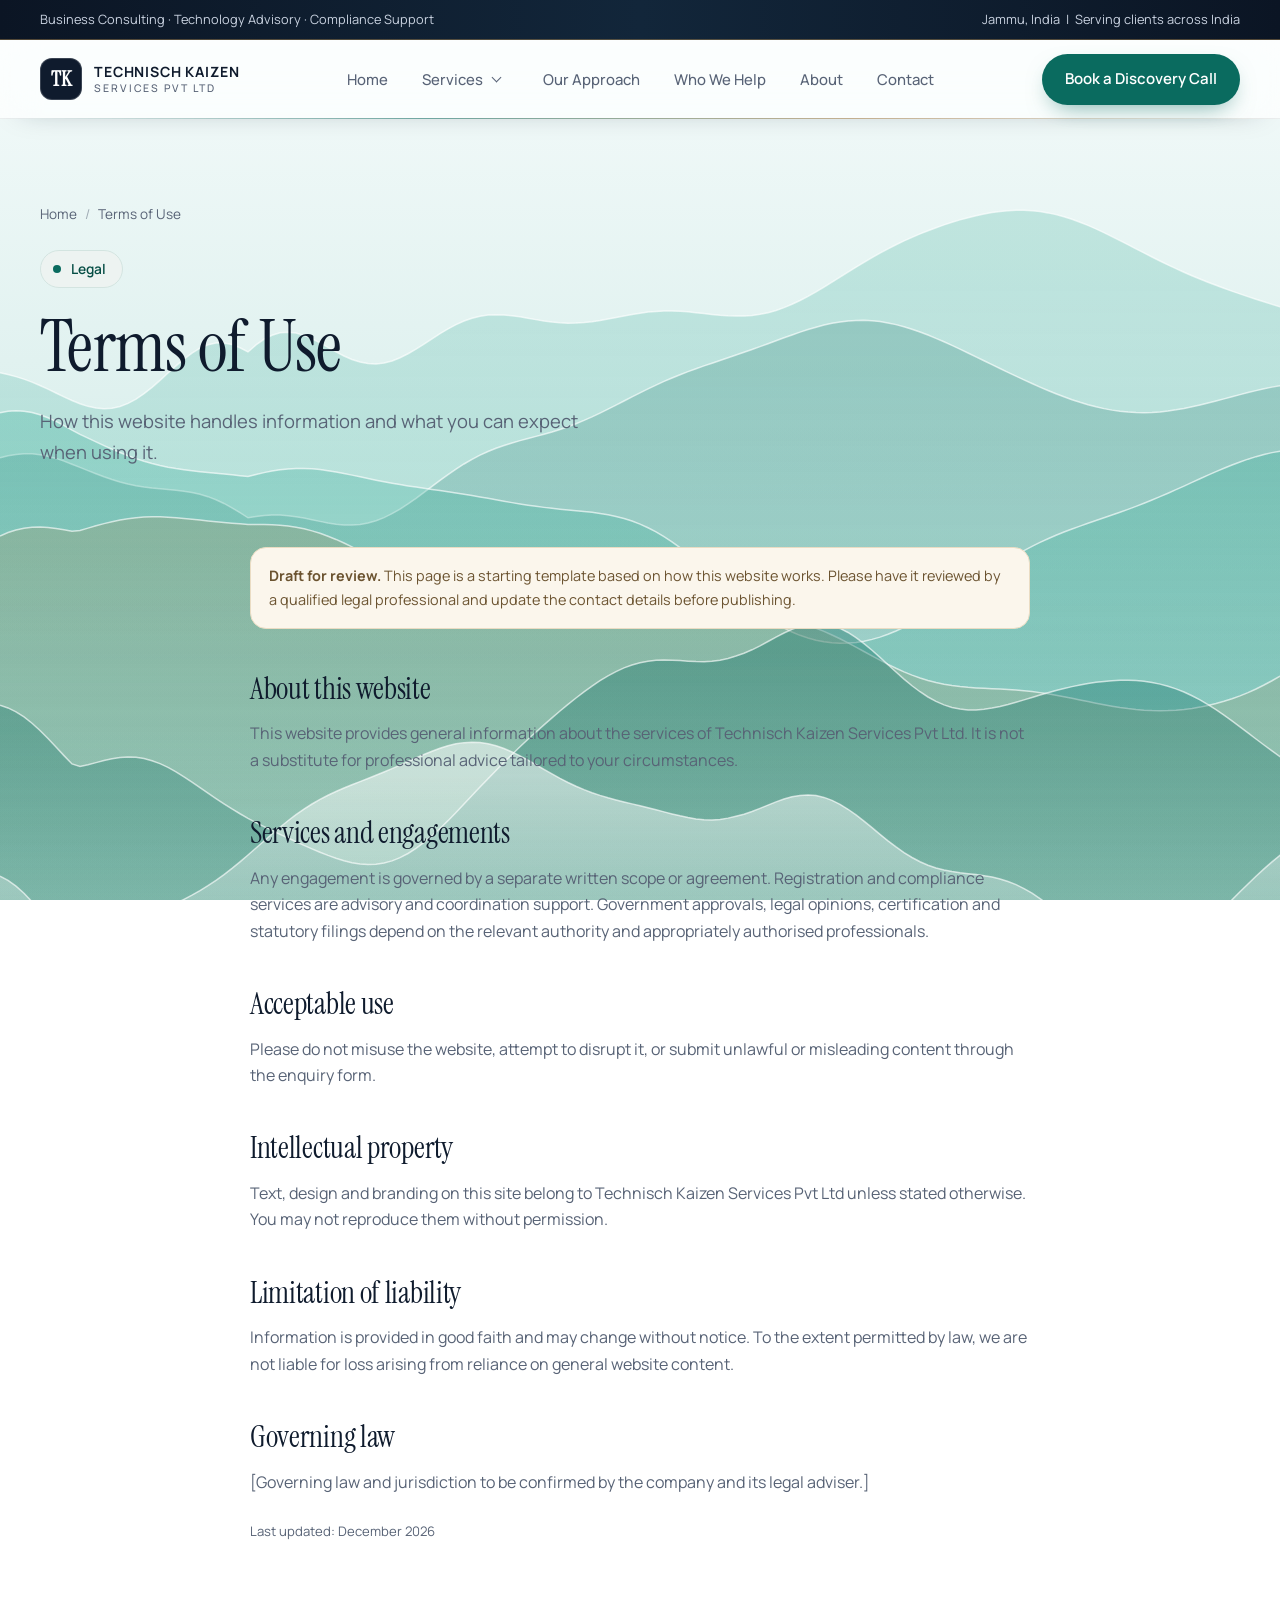
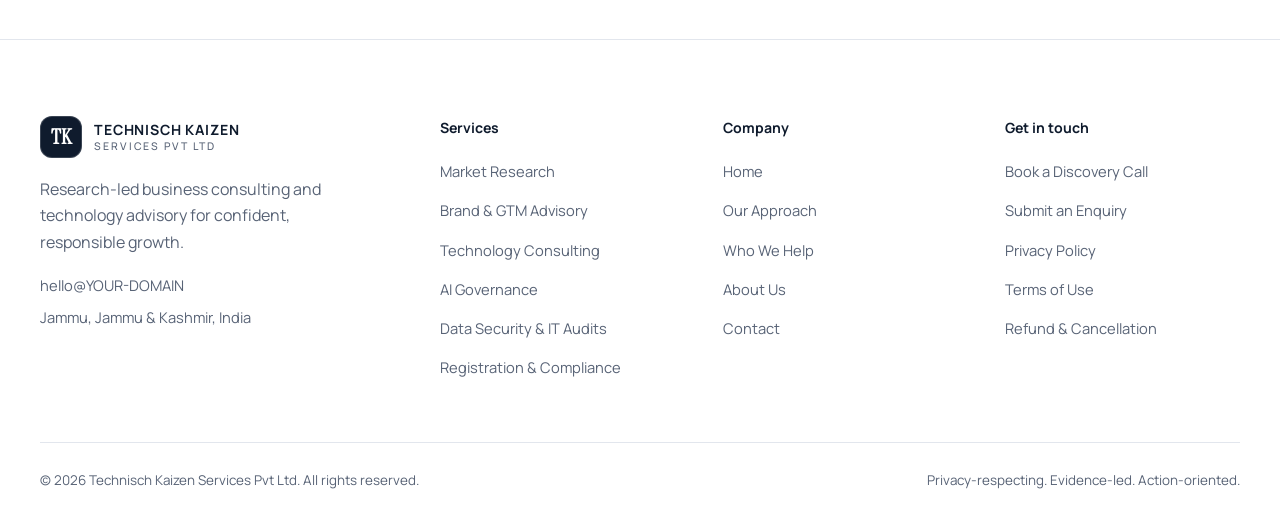
<file: terms.html>
<!DOCTYPE html>
<html lang="en"><head><meta charset="utf-8">
<meta name="viewport" content="width=device-width, initial-scale=1, viewport-fit=cover">
<meta name="description" content="Terms of Use for the Technisch Kaizen Services Pvt Ltd website.">
<title>Terms of Use | Technisch Kaizen Services Pvt Ltd</title>
<meta name="theme-color" content="#0F1B2D"><link rel="canonical" href="https://YOUR-DOMAIN/terms.html"><link rel="icon" href="assets/img/favicon.svg" type="image/svg+xml"><link rel="apple-touch-icon" href="assets/img/apple-touch-icon.png"><link rel="preload" href="assets/fonts/manrope.woff2" as="font" type="font/woff2" crossorigin><meta property="og:type" content="website"><meta property="og:site_name" content="Technisch Kaizen Services Pvt Ltd"><meta property="og:title" content="Terms of Use"><meta property="og:description" content="Terms of Use for the Technisch Kaizen Services Pvt Ltd website."><meta property="og:url" content="https://YOUR-DOMAIN/terms.html"><meta property="og:image" content="https://YOUR-DOMAIN/assets/img/og-image.png"><meta name="twitter:card" content="summary_large_image"><meta name="twitter:title" content="Terms of Use"><meta name="twitter:description" content="Terms of Use for the Technisch Kaizen Services Pvt Ltd website."><script type="application/ld+json">{"@context":"https://schema.org","@type":"ProfessionalService","name":"Technisch Kaizen Services Pvt Ltd","url":"https://YOUR-DOMAIN/","logo":"https://YOUR-DOMAIN/assets/img/og-image.png","email":"hello@YOUR-DOMAIN","description":"Research-led business consulting and technology advisory: market research, brand and go-to-market, technology consulting, AI governance, data security and compliance support.","address":{"@type":"PostalAddress","addressLocality":"Jammu","addressRegion":"Jammu and Kashmir","addressCountry":"IN"},"areaServed":"IN"}</script>
<link rel="stylesheet" href="assets/css/fonts.css"><link rel="stylesheet" href="assets/css/style.css"><link rel="stylesheet" href="assets/css/pages.css"><link rel="stylesheet" href="assets/css/layout.css">
</head><body>
<a class="skip" href="#main">Skip to content</a>
<div class="ocean" aria-hidden="true"><canvas id="sea" style="position:absolute;inset:0;width:100%;height:100%"></canvas></div>
<div class="topbar"><div class="container"><span>Business Consulting · Technology Advisory · Compliance Support</span><span>Jammu, India &nbsp;|&nbsp; Serving clients across India</span></div></div>
<header class="navbar"><div class="container navinner">
<a class="brand" href="index.html"><span class="mark">TK</span><span>TECHNISCH KAIZEN<small>SERVICES PVT LTD</small></span></a>
<nav class="navlinks" id="siteNav" aria-label="Primary"><a href="index.html">Home</a><div class="dd"><a href="services.html">Services</a><button class="dd-btn" type="button" aria-expanded="false" aria-label="Toggle services menu"></button><div class="dd-menu"><a href="services.html#market">Market Research</a><a href="services.html#brand">Brand &amp; Go-to-Market</a><a href="services.html#technology">Technology Consulting</a><a href="services.html#ai">AI Governance</a><a href="services.html#security">Data Security &amp; IT Assurance</a><a href="services.html#compliance">Registration &amp; Compliance</a></div></div><a href="our-approach.html">Our Approach</a><a href="who-we-help.html">Who We Help</a><a href="about.html">About</a><a href="contact.html">Contact</a><a class="btn btn-primary drawer-cta" href="contact.html#book">Book a Discovery Call</a></nav>
<a class="btn btn-primary nav-cta" href="contact.html#book">Book a Discovery Call</a>
<button class="menu" id="navToggle" type="button" aria-label="Open navigation" aria-controls="siteNav" aria-expanded="false">☰</button>
</div></header>
<main id="main">
<section class="page-hero"><div class="container"><div class="crumbs"><a href="index.html">Home</a><span>/</span>Terms of Use</div><span class="tag"><i></i>Legal</span><h1>Terms of Use</h1><p class="lead">How this website handles information and what you can expect when using it.</p></div></section>
<section class="pad-s"><div class="container legal"><div class="legal-note"><strong>Draft for review.</strong> This page is a starting template based on how this website works. Please have it reviewed by a qualified legal professional and update the contact details before publishing.</div><h2>About this website</h2><p>This website provides general information about the services of Technisch Kaizen Services Pvt Ltd. It is not a substitute for professional advice tailored to your circumstances.</p><h2>Services and engagements</h2><p>Any engagement is governed by a separate written scope or agreement. Registration and compliance services are advisory and coordination support. Government approvals, legal opinions, certification and statutory filings depend on the relevant authority and appropriately authorised professionals.</p><h2>Acceptable use</h2><p>Please do not misuse the website, attempt to disrupt it, or submit unlawful or misleading content through the enquiry form.</p><h2>Intellectual property</h2><p>Text, design and branding on this site belong to Technisch Kaizen Services Pvt Ltd unless stated otherwise. You may not reproduce them without permission.</p><h2>Limitation of liability</h2><p>Information is provided in good faith and may change without notice. To the extent permitted by law, we are not liable for loss arising from reliance on general website content.</p><h2>Governing law</h2><p>[Governing law and jurisdiction to be confirmed by the company and its legal adviser.]</p><p class="fineprint">Last updated: <span id="upd"></span></p></div></section>
<script>document.addEventListener("DOMContentLoaded",function(){document.getElementById("upd").textContent=new Date().toLocaleDateString("en-IN",{year:"numeric",month:"long"})})</script></main>
<footer class="footer"><div class="container"><div class="footer-grid">
<div><a class="brand" href="index.html"><span class="mark">TK</span><span>TECHNISCH KAIZEN<small>SERVICES PVT LTD</small></span></a><p class="f-about">Research-led business consulting and technology advisory for confident, responsible growth.</p>
<div class="f-contact"><a data-cfg="email" href="mailto:hello@YOUR-DOMAIN">hello@YOUR-DOMAIN</a><a data-cfg="phone" hidden></a><span>Jammu, Jammu &amp; Kashmir, India</span></div></div>
<div><h4>Services</h4><div class="footer-links"><a href="services.html#market">Market Research</a><a href="services.html#brand">Brand &amp; GTM Advisory</a><a href="services.html#technology">Technology Consulting</a><a href="services.html#ai">AI Governance</a><a href="services.html#security">Data Security &amp; IT Audits</a><a href="services.html#compliance">Registration &amp; Compliance</a></div></div>
<div><h4>Company</h4><div class="footer-links"><a href="index.html">Home</a><a href="our-approach.html">Our Approach</a><a href="who-we-help.html">Who We Help</a><a href="about.html">About Us</a><a href="contact.html">Contact</a></div></div>
<div><h4>Get in touch</h4><div class="footer-links"><a href="contact.html#book">Book a Discovery Call</a><a href="contact.html#enquiry">Submit an Enquiry</a><a href="privacy-policy.html">Privacy Policy</a><a href="terms.html">Terms of Use</a><a href="refund-policy.html">Refund &amp; Cancellation</a></div></div>
</div><div class="copyright"><span>© <span id="year"></span> Technisch Kaizen Services Pvt Ltd. All rights reserved.</span><span>Privacy-respecting. Evidence-led. Action-oriented.</span></div></div></footer>
<button class="totop" id="toTop" type="button" aria-label="Back to top" hidden>↑</button>
<script src="assets/js/config.js"></script><script src="assets/js/main.js"></script><script src="assets/js/wave.js"></script>
</body></html>
</file>
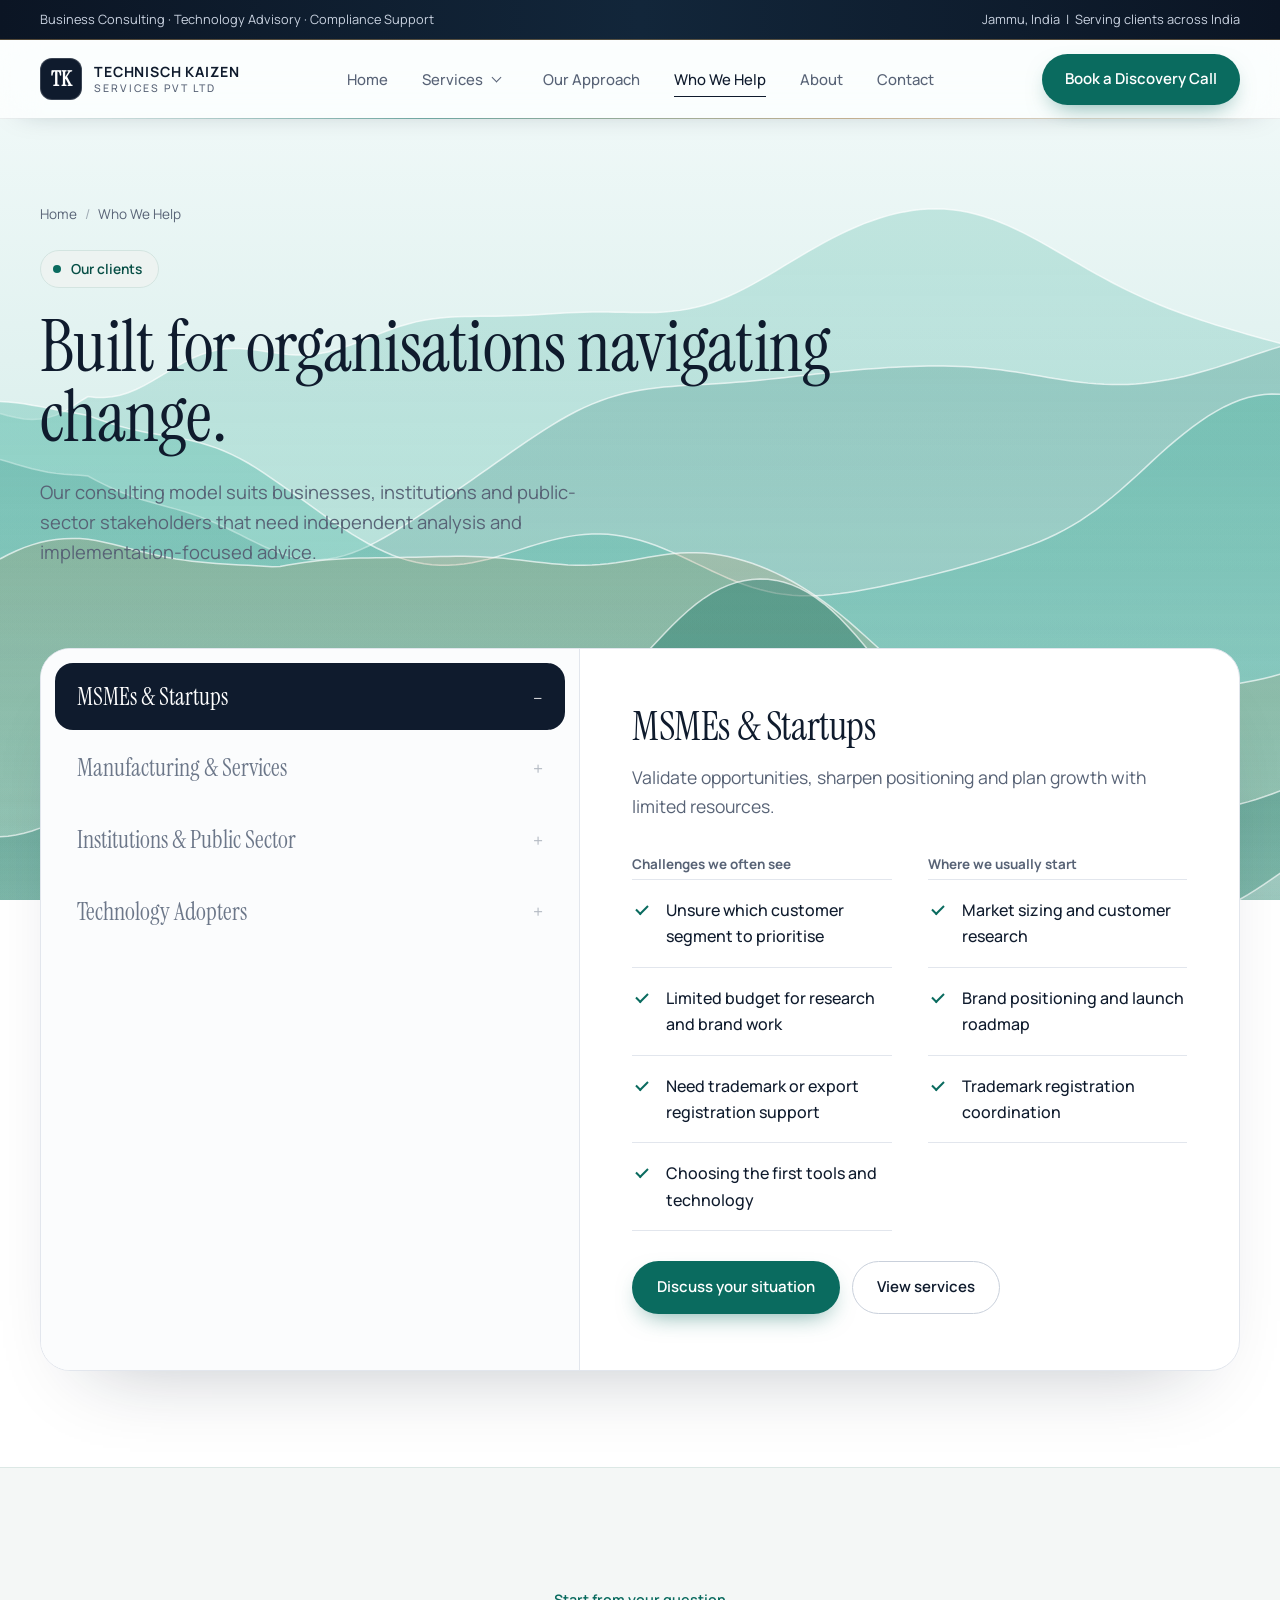
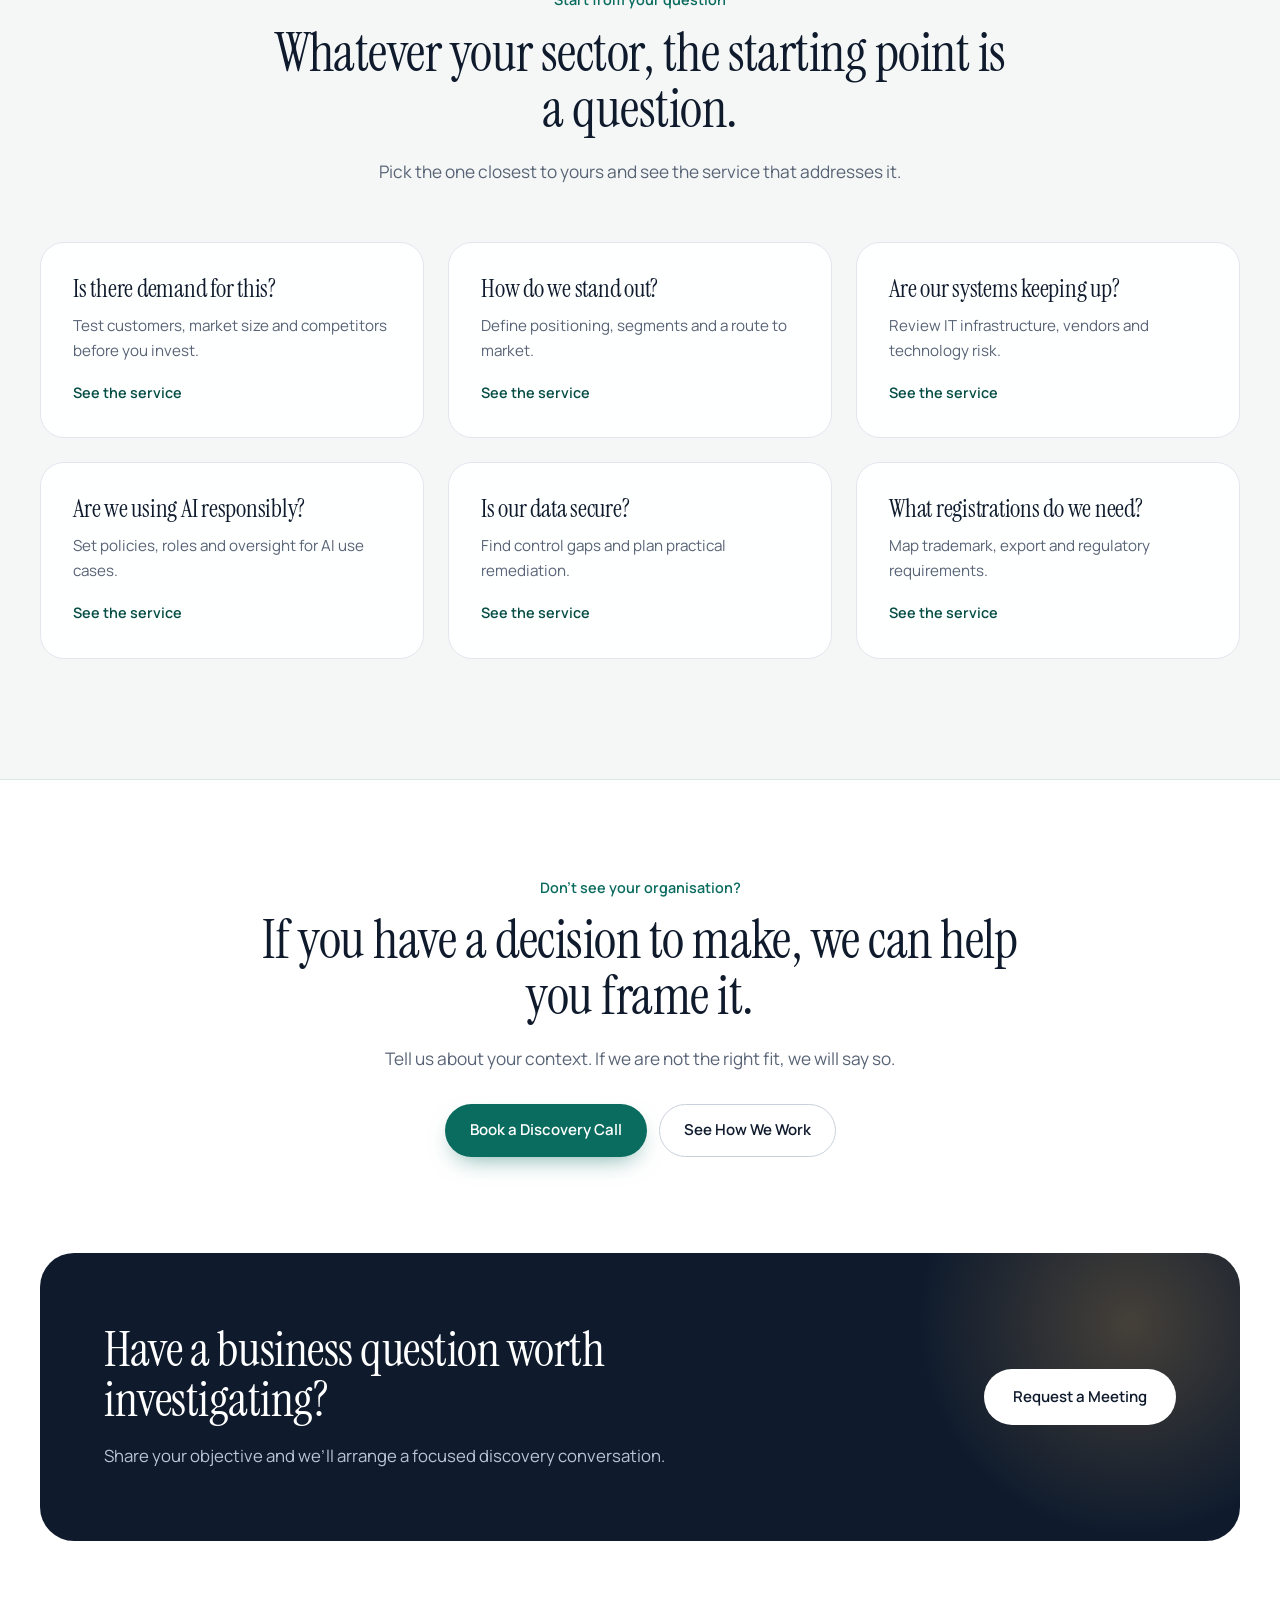
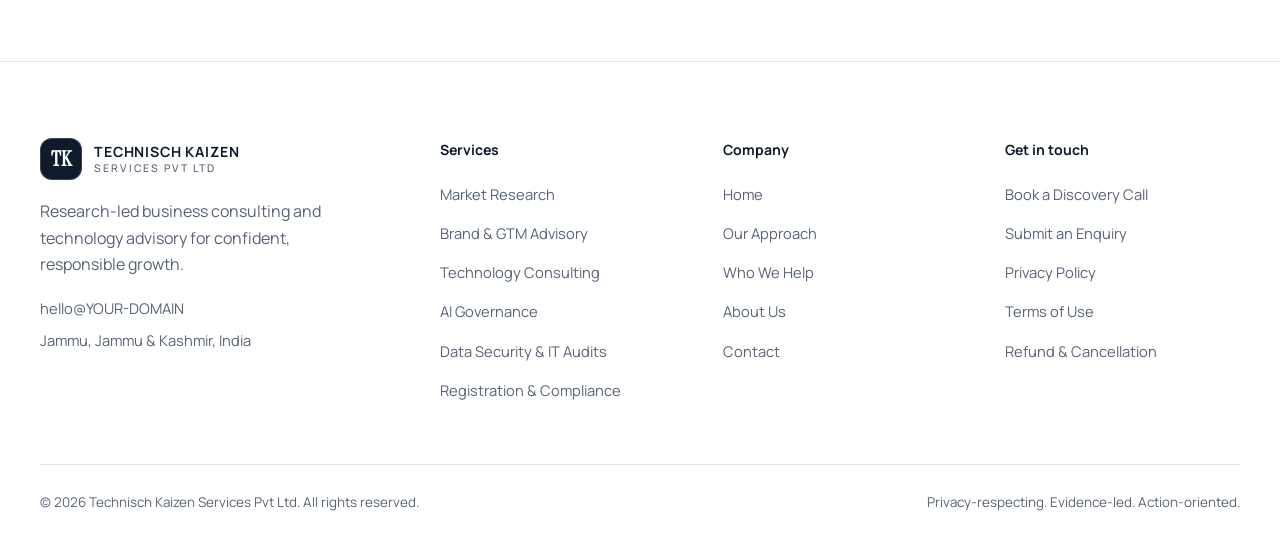
<file: who-we-help.html>
<!DOCTYPE html>
<html lang="en"><head><meta charset="utf-8">
<meta name="viewport" content="width=device-width, initial-scale=1, viewport-fit=cover">
<meta name="description" content="Technisch Kaizen advises MSMEs and startups, manufacturing and services firms, institutions, public-sector bodies and technology adopters.">
<title>Who We Help | Technisch Kaizen Services Pvt Ltd</title>
<meta name="theme-color" content="#0F1B2D"><link rel="canonical" href="https://YOUR-DOMAIN/who-we-help.html"><link rel="icon" href="assets/img/favicon.svg" type="image/svg+xml"><link rel="apple-touch-icon" href="assets/img/apple-touch-icon.png"><link rel="preload" href="assets/fonts/manrope.woff2" as="font" type="font/woff2" crossorigin><meta property="og:type" content="website"><meta property="og:site_name" content="Technisch Kaizen Services Pvt Ltd"><meta property="og:title" content="Who We Help"><meta property="og:description" content="Technisch Kaizen advises MSMEs and startups, manufacturing and services firms, institutions, public-sector bodies and technology adopters."><meta property="og:url" content="https://YOUR-DOMAIN/who-we-help.html"><meta property="og:image" content="https://YOUR-DOMAIN/assets/img/og-image.png"><meta name="twitter:card" content="summary_large_image"><meta name="twitter:title" content="Who We Help"><meta name="twitter:description" content="Technisch Kaizen advises MSMEs and startups, manufacturing and services firms, institutions, public-sector bodies and technology adopters."><script type="application/ld+json">{"@context":"https://schema.org","@type":"ProfessionalService","name":"Technisch Kaizen Services Pvt Ltd","url":"https://YOUR-DOMAIN/","logo":"https://YOUR-DOMAIN/assets/img/og-image.png","email":"hello@YOUR-DOMAIN","description":"Research-led business consulting and technology advisory: market research, brand and go-to-market, technology consulting, AI governance, data security and compliance support.","address":{"@type":"PostalAddress","addressLocality":"Jammu","addressRegion":"Jammu and Kashmir","addressCountry":"IN"},"areaServed":"IN"}</script>
<link rel="stylesheet" href="assets/css/fonts.css"><link rel="stylesheet" href="assets/css/style.css"><link rel="stylesheet" href="assets/css/pages.css"><link rel="stylesheet" href="assets/css/layout.css">
</head><body>
<a class="skip" href="#main">Skip to content</a>
<div class="ocean" aria-hidden="true"><canvas id="sea" style="position:absolute;inset:0;width:100%;height:100%"></canvas></div>
<div class="topbar"><div class="container"><span>Business Consulting · Technology Advisory · Compliance Support</span><span>Jammu, India &nbsp;|&nbsp; Serving clients across India</span></div></div>
<header class="navbar"><div class="container navinner">
<a class="brand" href="index.html"><span class="mark">TK</span><span>TECHNISCH KAIZEN<small>SERVICES PVT LTD</small></span></a>
<nav class="navlinks" id="siteNav" aria-label="Primary"><a href="index.html">Home</a><div class="dd"><a href="services.html">Services</a><button class="dd-btn" type="button" aria-expanded="false" aria-label="Toggle services menu"></button><div class="dd-menu"><a href="services.html#market">Market Research</a><a href="services.html#brand">Brand &amp; Go-to-Market</a><a href="services.html#technology">Technology Consulting</a><a href="services.html#ai">AI Governance</a><a href="services.html#security">Data Security &amp; IT Assurance</a><a href="services.html#compliance">Registration &amp; Compliance</a></div></div><a href="our-approach.html">Our Approach</a><a href="who-we-help.html" class="on" aria-current="page">Who We Help</a><a href="about.html">About</a><a href="contact.html">Contact</a><a class="btn btn-primary drawer-cta" href="contact.html#book">Book a Discovery Call</a></nav>
<a class="btn btn-primary nav-cta" href="contact.html#book">Book a Discovery Call</a>
<button class="menu" id="navToggle" type="button" aria-label="Open navigation" aria-controls="siteNav" aria-expanded="false">☰</button>
</div></header>
<main id="main">
<section class="page-hero"><div class="container"><div class="crumbs"><a href="index.html">Home</a><span>/</span>Who We Help</div><span class="tag"><i></i>Our clients</span><h1>Built for organisations navigating change.</h1><p class="lead">Our consulting model suits businesses, institutions and public-sector stakeholders that need independent analysis and implementation-focused advice.</p></div></section>
<section class="pad-s"><div class="container"><div class="explorer" data-tabset><div class="tabs" role="tablist" aria-label="Client types"><button class="tab" role="tab" aria-selected="true" data-key="startups">MSMEs &amp; Startups</button><button class="tab" role="tab" aria-selected="false" data-key="manufacturing">Manufacturing &amp; Services</button><button class="tab" role="tab" aria-selected="false" data-key="institutions">Institutions &amp; Public Sector</button><button class="tab" role="tab" aria-selected="false" data-key="adopters">Technology Adopters</button></div><div><div class="panel-pane on" role="tabpanel"><h3>MSMEs &amp; Startups</h3><p>Validate opportunities, sharpen positioning and plan growth with limited resources.</p><div class="cols"><div><h4>Challenges we often see</h4><ul class=""><li>Unsure which customer segment to prioritise</li><li>Limited budget for research and brand work</li><li>Need trademark or export registration support</li><li>Choosing the first tools and technology</li></ul></div><div><h4>Where we usually start</h4><ul class=""><li>Market sizing and customer research</li><li>Brand positioning and launch roadmap</li><li>Trademark registration coordination</li></ul></div></div><div class="acts"><a class="btn btn-primary" href="contact.html?service=Consumer%20%26%20Market%20Research#enquiry">Discuss your situation</a><a class="btn btn-outline" href="services.html">View services</a></div></div><div class="panel-pane" role="tabpanel"><h3>Manufacturing &amp; Services</h3><p>Assess markets, improve digital capability and strengthen operational controls.</p><div class="cols"><div><h4>Challenges we often see</h4><ul class=""><li>Entering new regions or customer groups</li><li>Manual processes and ageing systems</li><li>Weak IT and access controls</li><li>Complex export documentation</li></ul></div><div><h4>Where we usually start</h4><ul class=""><li>Market-entry research</li><li>IT infrastructure and process audit</li><li>Export licence / IEC support</li></ul></div></div><div class="acts"><a class="btn btn-primary" href="contact.html?service=Technology%20Consulting#enquiry">Discuss your situation</a><a class="btn btn-outline" href="services.html">View services</a></div></div><div class="panel-pane" role="tabpanel"><h3>Institutions &amp; Public Sector</h3><p>Research-led studies, ecosystem assessments and structured advisory support.</p><div class="cols"><div><h4>Challenges we often see</h4><ul class=""><li>Need independent evidence for decisions</li><li>Ecosystem or sector assessments</li><li>Responsible adoption of new technology</li><li>Structured reporting for stakeholders</li></ul></div><div><h4>Where we usually start</h4><ul class=""><li>Research-led studies and assessments</li><li>Technology and AI governance review</li><li>Data security review</li></ul></div></div><div class="acts"><a class="btn btn-primary" href="contact.html?service=Consumer%20%26%20Market%20Research#enquiry">Discuss your situation</a><a class="btn btn-outline" href="services.html">View services</a></div></div><div class="panel-pane" role="tabpanel"><h3>Technology Adopters</h3><p>Evaluate AI, data and IT initiatives with governance and risk in view.</p><div class="cols"><div><h4>Challenges we often see</h4><ul class=""><li>AI use cases without clear oversight</li><li>Choosing between vendors and solutions</li><li>Gaps in data protection</li><li>Aligning technology spend with outcomes</li></ul></div><div><h4>Where we usually start</h4><ul class=""><li>AI readiness assessment</li><li>Vendor and solution evaluation</li><li>Cyber-risk and incident-readiness check</li></ul></div></div><div class="acts"><a class="btn btn-primary" href="contact.html?service=AI%20Governance#enquiry">Discuss your situation</a><a class="btn btn-outline" href="services.html">View services</a></div></div></div></div></div></section>
<section class="section approach"><div class="container"><div class="section-head center"><div class="kicker">Start from your question</div><h2>Whatever your sector, the starting point is a question.</h2><p>Pick the one closest to yours and see the service that addresses it.</p></div><div class="grid3"><a class="tile" href="services.html#market"><h3>Is there demand for this?</h3><p>Test customers, market size and competitors before you invest.</p><span class="go">See the service</span></a><a class="tile" href="services.html#brand"><h3>How do we stand out?</h3><p>Define positioning, segments and a route to market.</p><span class="go">See the service</span></a><a class="tile" href="services.html#technology"><h3>Are our systems keeping up?</h3><p>Review IT infrastructure, vendors and technology risk.</p><span class="go">See the service</span></a><a class="tile" href="services.html#ai"><h3>Are we using AI responsibly?</h3><p>Set policies, roles and oversight for AI use cases.</p><span class="go">See the service</span></a><a class="tile" href="services.html#security"><h3>Is our data secure?</h3><p>Find control gaps and plan practical remediation.</p><span class="go">See the service</span></a><a class="tile" href="services.html#compliance"><h3>What registrations do we need?</h3><p>Map trademark, export and regulatory requirements.</p><span class="go">See the service</span></a></div></div></section>
<section class="pad"><div class="container"><div class="section-head center" style="margin-bottom:0"><div class="kicker">Don’t see your organisation?</div><h2>If you have a decision to make, we can help you frame it.</h2><p>Tell us about your context. If we are not the right fit, we will say so.</p><div class="acts" style="justify-content:center;margin-top:30px"><a class="btn btn-primary" href="contact.html">Book a Discovery Call</a><a class="btn btn-outline" href="our-approach.html">See How We Work</a></div></div></div></section>
<section class="band"><div class="container"><div class="band-inner"><div><h2>Have a business question worth investigating?</h2><p>Share your objective and we’ll arrange a focused discovery conversation.</p></div><a class="btn" href="contact.html">Request a Meeting</a></div></div></section>
</main>
<footer class="footer"><div class="container"><div class="footer-grid">
<div><a class="brand" href="index.html"><span class="mark">TK</span><span>TECHNISCH KAIZEN<small>SERVICES PVT LTD</small></span></a><p class="f-about">Research-led business consulting and technology advisory for confident, responsible growth.</p>
<div class="f-contact"><a data-cfg="email" href="mailto:hello@YOUR-DOMAIN">hello@YOUR-DOMAIN</a><a data-cfg="phone" hidden></a><span>Jammu, Jammu &amp; Kashmir, India</span></div></div>
<div><h4>Services</h4><div class="footer-links"><a href="services.html#market">Market Research</a><a href="services.html#brand">Brand &amp; GTM Advisory</a><a href="services.html#technology">Technology Consulting</a><a href="services.html#ai">AI Governance</a><a href="services.html#security">Data Security &amp; IT Audits</a><a href="services.html#compliance">Registration &amp; Compliance</a></div></div>
<div><h4>Company</h4><div class="footer-links"><a href="index.html">Home</a><a href="our-approach.html">Our Approach</a><a href="who-we-help.html">Who We Help</a><a href="about.html">About Us</a><a href="contact.html">Contact</a></div></div>
<div><h4>Get in touch</h4><div class="footer-links"><a href="contact.html#book">Book a Discovery Call</a><a href="contact.html#enquiry">Submit an Enquiry</a><a href="privacy-policy.html">Privacy Policy</a><a href="terms.html">Terms of Use</a><a href="refund-policy.html">Refund &amp; Cancellation</a></div></div>
</div><div class="copyright"><span>© <span id="year"></span> Technisch Kaizen Services Pvt Ltd. All rights reserved.</span><span>Privacy-respecting. Evidence-led. Action-oriented.</span></div></div></footer>
<button class="totop" id="toTop" type="button" aria-label="Back to top" hidden>↑</button>
<script src="assets/js/config.js"></script><script src="assets/js/main.js"></script><script src="assets/js/wave.js"></script>
</body></html>
</file>
<file: assets/css/fonts.css>
/* Self-hosted fonts (no Google requests). Licence: SIL OFL 1.1 */
@font-face{font-family:"Manrope";font-style:normal;font-weight:200 800;font-display:swap;src:url(../fonts/manrope.woff2) format("woff2")}
@font-face{font-family:"Instrument Serif";font-style:normal;font-weight:400;font-display:swap;src:url(../fonts/instrument-serif.woff2) format("woff2")}
@font-face{font-family:"Instrument Serif";font-style:italic;font-weight:400;font-display:swap;src:url(../fonts/instrument-serif-italic.woff2) format("woff2")}
</file>
<file: assets/css/layout.css>
/* Navigation, footer, contact form and responsive layer (loaded last) */
html{-webkit-text-size-adjust:100%}html,body{overflow-x:clip}
img,svg,video{max-width:100%}
.skip{position:absolute;left:16px;top:-60px;z-index:100;background:var(--ink);color:#fff;padding:12px 18px;border-radius:10px;font-weight:600;transition:top .2s}
.skip:focus{top:12px}
/* nav */
.navbar{z-index:30}
.navlinks{align-items:center}
.navlinks a.on,.dd>a.on{color:var(--ink)}
.navlinks .btn::after,.dd-menu a::after{display:none}
.drawer-cta{display:none}
.dd{position:relative;display:flex;align-items:center}
.dd-btn{all:unset;box-sizing:border-box;cursor:pointer;width:26px;height:26px;display:grid;place-items:center;border-radius:8px}
.dd-btn::before{content:"";width:7px;height:7px;border-right:1.5px solid var(--mute);border-bottom:1.5px solid var(--mute);transform:translateY(-2px) rotate(45deg);transition:transform .2s}
.dd-btn:focus-visible{outline:2px solid var(--accent);outline-offset:1px}
.dd.open .dd-btn::before{transform:translateY(1px) rotate(225deg)}
.dd-menu{position:absolute;left:-18px;top:100%;min-width:290px;padding:10px;margin-top:14px;background:#fff;border:1px solid var(--line);border-radius:18px;box-shadow:0 30px 60px -28px rgba(15,27,45,.35);opacity:0;visibility:hidden;transform:translateY(6px);transition:opacity .2s,transform .2s,visibility .2s}
.dd-menu::before{content:"";position:absolute;left:0;right:0;top:-16px;height:16px}
.dd-menu a{display:block;padding:11px 14px;border-radius:12px;font-size:.92rem;white-space:nowrap}
.dd-menu a:hover{background:var(--tint);color:var(--ink)}
.dd:hover .dd-menu,.dd:focus-within .dd-menu,.dd.open .dd-menu{opacity:1;visibility:visible;transform:none}
@media (max-width:900px){
.navbar .navlinks{display:none;position:absolute;top:100%;left:0;right:0;max-height:calc(100vh - 100px);max-height:calc(100dvh - 100px);overflow-y:auto;flex-direction:column;align-items:stretch;gap:0;padding:8px 24px 24px;background:var(--bg);border-bottom:1px solid var(--line);box-shadow:0 30px 50px -30px rgba(15,27,45,.4)}
.navbar .navlinks.open{display:flex}
.navbar .navlinks>a,.dd>a{padding:16px 0;border-bottom:1px solid var(--line);font-size:1rem}
.dd{flex-wrap:wrap}.dd>a{flex:1}
.dd-btn{width:48px;height:48px;border-radius:0;border-bottom:1px solid var(--line)}
.dd-menu{position:static;flex-basis:100%;display:none;min-width:0;margin:0;padding:4px 0 8px 14px;border:0;border-radius:0;box-shadow:none;background:none;opacity:1;visibility:visible;transform:none}
.dd-menu::before{display:none}
.dd:hover .dd-menu,.dd:focus-within .dd-menu{display:none}.dd.open .dd-menu{display:block}
.dd-menu a{padding:12px 4px;color:var(--mute)}
.drawer-cta{display:inline-flex!important;margin-top:20px;border-bottom:0!important;color:#fff!important}
.navbar .menu{display:grid;place-items:center}.navbar .nav-cta{display:none}
body.nav-open{overflow:hidden}
.topbar span:last-child{display:none}
}
@media (max-width:480px){.topbar{font-size:.72rem}.topbar .container{padding:8px 0}.navinner{height:68px}.mark{width:38px;height:38px}.brand{font-size:.8rem}}
/* footer */
.f-about{margin:18px 0;max-width:320px;color:var(--mute)}
.f-contact{display:grid;gap:8px;font-size:.92rem;color:var(--mute)}.f-contact a:hover{color:var(--ink);text-decoration:underline}
.footer-links a{display:inline-block;padding:2px 0}
.footer-grid{grid-template-columns:1.5fr 1fr 1fr 1fr}
.totop{position:fixed;right:20px;bottom:calc(20px + env(safe-area-inset-bottom,0px));z-index:25;width:46px;height:46px;border-radius:50%;border:1px solid rgba(255,255,255,.25);background:var(--ink);color:#fff;font-size:1.1rem;cursor:pointer;box-shadow:0 14px 30px -12px rgba(15,27,45,.6);transition:transform .2s,background .2s}
.totop:hover{background:var(--accent);transform:translateY(-2px)}.totop[hidden]{display:none}
/* contact + forms */
.contact-grid{grid-template-columns:.8fr 1.2fr}
.stack{display:grid;gap:24px}
.card .sub{margin:0 0 24px}
.req{color:#B3261E;font-weight:700}
.field input.bad,.field select.bad,.field textarea.bad{border-color:#B3261E;box-shadow:0 0 0 4px rgba(179,38,30,.1)}
.err{display:none;margin:7px 0 0;font-size:.82rem;color:#B3261E;font-weight:500}.field.invalid .err{display:block}
.field.invalid input,.field.invalid select,.field.invalid textarea{border-color:#B3261E}
.counter{text-align:right;font-size:.78rem;color:var(--mute);margin-top:6px}
fieldset{border:0;margin:0;padding:0;min-width:0}legend{padding:0;font-size:.85rem;font-weight:600;margin-bottom:10px}
.opts{display:flex;flex-wrap:wrap;gap:10px}.opts label{position:relative;margin:0}
.opts input{position:absolute;opacity:0;width:1px;height:1px}
.opts span{display:inline-block;padding:11px 20px;border:1px solid #CFD6E1;border-radius:999px;font-size:.92rem;font-weight:600;cursor:pointer;background:#FCFDFE;transition:all .2s}
.opts input:checked+span{background:var(--ink);color:#fff;border-color:var(--ink)}
.opts input:focus-visible+span{outline:2px solid var(--accent);outline-offset:3px}
.consent{display:flex;gap:12px;align-items:flex-start;font-weight:500;font-size:.9rem;margin:0}.consent input{width:20px;height:20px;margin-top:3px;flex-shrink:0;padding:0;accent-color:var(--accent)}
.hp{position:absolute;left:-9999px;width:1px;height:1px;overflow:hidden}
.status{margin-top:18px;padding:16px 18px;border-radius:16px;font-size:.92rem;background:#FBF6EC;border:1px solid #EADCC3;color:#6B5330}
.status.error{background:#FDF0EF;border-color:#F0C9C6;color:#8C1D18}
.btn[disabled]{opacity:.6;cursor:wait}
.thanks h3{font-size:2.2rem}.thanks p{color:var(--mute);margin:12px 0 26px}
.thanks .recap{border-top:1px solid var(--line);margin:0 0 26px}.thanks .recap div{padding:12px 0;border-bottom:1px solid var(--line);display:flex;gap:16px;font-size:.92rem}.thanks .recap b{min-width:120px;color:var(--mute);font-weight:600}
.legal{max-width:780px;margin-inline:auto}.legal h2{font-size:1.9rem;margin:44px 0 12px}.legal p,.legal li{color:var(--mute)}.legal ul{padding-left:22px}
.legal-note{padding:16px 18px;border-radius:16px;background:#FBF6EC;border:1px solid #EADCC3;color:#6B5330;font-size:.9rem;margin-bottom:32px}
/* responsive */
@media (max-width:1020px){
.contact-grid{grid-template-columns:1fr}
.footer-grid{grid-template-columns:1fr 1fr;gap:40px 32px}
.section{padding:96px 0}
}
@media (max-width:620px){
.btn{min-height:48px}
input,select,textarea{font-size:16px}
.footer{padding:56px 0 28px}.footer-grid{grid-template-columns:1fr}
.copyright{flex-direction:column;gap:8px;margin-top:40px}
.hero-actions .btn,.acts .btn,.band .btn,.pay .btn{width:100%}
.band-inner .btn{width:100%}
.thanks .recap div{flex-direction:column;gap:2px}
.dd-menu a{white-space:normal}
.opts span{padding:10px 16px}
.totop{right:14px}
}
@media (max-width:380px){h1{font-size:2.5rem}.container{width:calc(100% - 28px)}.card{padding:24px 18px}}
@media (hover:none){.btn:hover,a.tile:hover,.totop:hover{transform:none}}
@media (max-width:900px){
.navbar .navlinks a::after{display:none}
.navbar .navlinks a.on{font-weight:700}
.navbar .navlinks .dd{border-bottom:1px solid var(--line)}
.navbar .navlinks .dd>a{border-bottom:0}
.navbar .navlinks .dd-btn{border-bottom:0}
.navbar .navlinks .dd-menu a{border:0;padding:12px 4px;border-radius:0}
}
/* about, team, company details */
@media (max-width:1120px){.navbar .navlinks{gap:22px}.nav-cta{padding:11px 18px}}
.avatar{display:grid;place-items:center;width:64px;height:64px;border-radius:50%;background:var(--ink);color:#fff;font:1.4rem var(--serif);margin-bottom:18px}
.tile.todo{border-style:dashed;border-color:#C9B58C;background:#FBF6EC}
.todo-t{color:#8A6D3B}
.dl{margin:0}.dl>div{display:grid;grid-template-columns:200px 1fr;gap:16px;padding:16px 0;border-top:1px solid var(--line)}.dl dt{color:var(--mute);font-weight:600;font-size:.9rem}.dl dd{margin:0}
@media (max-width:620px){.dl>div{grid-template-columns:1fr;gap:2px}}
</file>
<file: assets/css/style.css>
:root{--bg:#F7F8FA;--surface:#fff;--ink:#0F1B2D;--mute:#586376;--line:#E2E6ED;--accent:#0A6B5F;--accent-d:#064E45;--tint:#EDF3F1;--brass:#A9854F;
--serif:"Instrument Serif","Times New Roman",serif;--sans:"Manrope",system-ui,-apple-system,"Segoe UI",sans-serif;box-sizing:border-box;color-scheme:light;
padding-top:env(safe-area-inset-top,0px);padding-bottom:env(safe-area-inset-bottom,0px)}
*,*::before,*::after{box-sizing:inherit}
html{scroll-behavior:smooth;scroll-padding-top:90px}
body{margin:0;background:var(--bg);color:var(--ink);font:400 16px/1.65 var(--sans);-webkit-font-smoothing:antialiased}
a{color:inherit;text-decoration:none}
:focus-visible{outline:2px solid var(--accent);outline-offset:3px;border-radius:4px}
.container{width:min(1200px,100% - 48px);margin-inline:auto}
h1,h2,h3{font-family:var(--serif);font-weight:400;letter-spacing:-.01em;margin:0}
.topbar{background:linear-gradient(90deg,#0B1524,#12263A 50%,#0B1524);color:#C9D2E0;font-size:.8rem;border-bottom:1px solid rgba(169,133,79,.45)}
.topbar .container{display:flex;justify-content:space-between;gap:16px;padding:9px 0}
.navbar{position:sticky;top:0;z-index:20;background:rgba(255,255,255,.72);backdrop-filter:blur(18px) saturate(1.4);-webkit-backdrop-filter:blur(18px) saturate(1.4);border-bottom:1px solid rgba(15,27,45,.07);box-shadow:0 10px 30px -22px rgba(15,27,45,.35)}
.navbar::after{content:"";position:absolute;left:0;right:0;bottom:-1px;height:1px;background:linear-gradient(90deg,transparent,rgba(10,107,95,.55),rgba(169,133,79,.6),transparent)}
.navinner{display:flex;align-items:center;justify-content:space-between;height:78px;gap:24px}
.brand{display:flex;align-items:center;gap:12px;font-weight:700;letter-spacing:.06em;font-size:.88rem;line-height:1.15}
.brand small{display:block;font-weight:500;font-size:.66rem;letter-spacing:.18em;color:var(--mute);margin-top:2px}
.mark{width:42px;height:42px;border-radius:12px;background:var(--ink);color:#fff;display:grid;place-items:center;font-family:var(--serif);font-size:1.3rem;letter-spacing:0;box-shadow:inset 0 0 0 1px rgba(255,255,255,.18)}
.navlinks{display:flex;gap:34px;font-size:.93rem;font-weight:500;color:var(--mute)}
.navlinks a{position:relative;padding:6px 0;transition:color .2s}
.navlinks a::after{content:"";position:absolute;left:0;bottom:0;height:1px;width:100%;background:var(--ink);transform:scaleX(0);transform-origin:left;transition:transform .3s}
.navlinks a:hover{color:var(--ink)}.navlinks a:hover::after{transform:scaleX(1)}
.btn{display:inline-flex;align-items:center;justify-content:center;gap:8px;padding:15px 28px;border-radius:999px;font-weight:600;font-size:.94rem;border:1px solid transparent;cursor:pointer;font-family:inherit;transition:transform .2s,background .2s,box-shadow .2s}
.btn-primary{background:var(--accent);color:#fff;box-shadow:0 10px 24px -10px rgba(10,107,95,.6)}
.btn-primary:hover{background:var(--accent-d);transform:translateY(-1px)}
.btn-outline{border-color:#C9D0DB;background:#fff}.btn-outline:hover{border-color:var(--ink)}
.btn-dark{background:var(--ink);color:#fff}.btn-dark:hover{background:#1B2B45}
.nav-cta{padding:12px 22px}
.menu{display:none;background:none;border:1px solid var(--line);border-radius:10px;width:44px;height:44px;font-size:1.2rem;cursor:pointer}

/* hero */
.hero{position:relative;overflow:hidden;padding:104px 0 64px;background:linear-gradient(180deg,#FFFFFF 0%,#EEF6F6 55%,#D9EEEA 100%)}
.hbg{position:absolute;inset:0;z-index:0;pointer-events:none;overflow:hidden}
.blob{position:absolute;border-radius:50%;filter:blur(60px)}
.b1{width:680px;height:680px;right:-140px;top:-220px;background:radial-gradient(circle,rgba(46,170,148,.55),transparent 68%);animation:drift 20s ease-in-out infinite alternate}
.b2{width:560px;height:560px;left:-180px;bottom:-240px;background:radial-gradient(circle,rgba(226,196,140,.65),transparent 68%);animation:drift 26s ease-in-out infinite alternate-reverse}
.b3{width:520px;height:520px;left:38%;top:-300px;background:radial-gradient(circle,rgba(150,175,235,.4),transparent 68%);animation:drift 30s ease-in-out infinite alternate}
.dots{position:absolute;inset:0;background-image:radial-gradient(rgba(15,27,45,.28) 1px,transparent 1.3px);background-size:26px 26px;-webkit-mask-image:radial-gradient(ellipse 65% 75% at 72% 42%,#000,transparent 78%);mask-image:radial-gradient(ellipse 65% 75% at 72% 42%,#000,transparent 78%)}
.rings{position:absolute;right:-260px;top:50%;width:980px;height:980px;margin-top:-490px;animation:spin 140s linear infinite}
.grain{position:absolute;inset:0;opacity:.07;mix-blend-mode:multiply;background-image:url("data:image/svg+xml;utf8,<svg xmlns='http://www.w3.org/2000/svg' width='160' height='160'><filter id='n'><feTurbulence type='fractalNoise' baseFrequency='.9' numOctaves='2' stitchTiles='stitch'/></filter><rect width='100%' height='100%' filter='url(%23n)'/></svg>")}
@keyframes drift{from{transform:translate(0,0) scale(1)}to{transform:translate(50px,36px) scale(1.12)}}
@keyframes spin{to{transform:rotate(360deg)}}
.rings{display:none}
.waves{position:absolute;left:0;right:0;bottom:-1px;height:310px}
.wv{position:absolute;left:0;bottom:0;width:100%;animation:bob 7s ease-in-out infinite alternate}
.wv svg{display:block;width:200%;height:100%;animation:slide 32s linear infinite}
.w1{height:310px}.w1 use{fill:rgba(46,170,148,.34)}
.w2{height:265px;animation-duration:9s;animation-delay:-3s}.w2 svg{animation-duration:23s;animation-direction:reverse}.w2 use{fill:rgba(10,107,95,.28)}
.w3{height:215px;animation-duration:6s;animation-delay:-2s}.w3 svg{animation-duration:17s}.w3 use{fill:rgba(169,133,79,.26)}
.w4{height:165px;animation-duration:8s}.w4 svg{animation-duration:27s;animation-direction:reverse}.w4 use{fill:#fff;stroke:rgba(10,107,95,.3);stroke-width:2}
.proof-wrap{position:relative;z-index:1;margin-top:48px}.proof-wrap .proof-row{max-width:none;border-top-color:rgba(10,107,95,.3)}
@keyframes slide{to{transform:translateX(-50%)}}
@keyframes bob{from{transform:translateY(0)}to{transform:translateY(16px)}}
.hero-grid{position:relative;z-index:1;display:grid;grid-template-columns:1.15fr .85fr;gap:72px;align-items:center}
.tag{display:inline-flex;align-items:center;gap:10px;font-size:.86rem;font-weight:600;color:var(--accent-d);background:var(--tint);border:1px solid #D3E4E0;padding:7px 16px 7px 12px;border-radius:999px}
.tag i{width:8px;height:8px;border-radius:50%;background:var(--accent)}
h1{font-size:clamp(3.1rem,6.4vw,5.8rem);line-height:.98;margin:26px 0 28px}
.lead{font-size:1.15rem;color:var(--mute);max-width:560px;margin:0}
.hero-actions{display:flex;flex-wrap:wrap;gap:14px;margin:38px 0 52px}
.proof-row{display:grid;grid-template-columns:repeat(3,1fr);gap:0;border-top:1px solid #CDD4DF;max-width:640px}
.proof{padding:20px 20px 0 0;font-size:.86rem;color:var(--mute);line-height:1.45}
.proof+.proof{padding-left:20px;border-left:1px solid var(--line)}
.proof strong{display:block;font-family:var(--serif);font-weight:400;font-size:1.3rem;color:var(--ink);margin-bottom:4px}

.frame{position:relative;background:rgba(255,255,255,.82);backdrop-filter:blur(10px);-webkit-backdrop-filter:blur(10px);border:1px solid rgba(255,255,255,.9);outline:1px solid var(--line);border-radius:28px;padding:34px 34px 14px;box-shadow:0 1px 0 #fff inset,0 50px 90px -40px rgba(15,27,45,.28),0 12px 30px -18px rgba(15,27,45,.15)}
.frame::before{content:"";position:absolute;inset:14px -14px -14px 14px;border:1px solid #D8DEE8;border-radius:28px;z-index:-1}
.frame-head{display:flex;justify-content:space-between;align-items:flex-start;gap:16px;padding-bottom:22px;border-bottom:1px solid var(--line)}
.frame-head small{font-size:.8rem;color:var(--mute);font-weight:500}
.frame-head h3{font-size:1.75rem;line-height:1.1;margin-top:6px}
.pill{font-size:.72rem;font-weight:700;letter-spacing:.12em;color:var(--brass);border:1px solid #E5D6BC;background:#FBF6EC;padding:6px 12px;border-radius:999px;white-space:nowrap}
.flow{position:relative;margin:0;padding:6px 0 0;list-style:none}
.flow::before{content:"";position:absolute;left:19px;top:34px;bottom:46px;width:1px;background:linear-gradient(var(--accent),var(--brass));transform-origin:top;animation:draw 1.6s .3s cubic-bezier(.2,.7,.2,1) both}
.flow li{position:relative;display:grid;grid-template-columns:40px 1fr;gap:18px;padding:20px 0;border-bottom:1px solid var(--line)}
.flow li:last-child{border:0}
.dot{width:40px;height:40px;border-radius:50%;background:var(--surface);border:1px solid #CBD5D2;display:grid;place-items:center;color:var(--accent);font-size:1rem;position:relative;z-index:1;animation:pop .5s both}
.flow li:nth-child(1) .dot{animation-delay:.3s}.flow li:nth-child(2) .dot{animation-delay:.7s}.flow li:nth-child(3) .dot{animation-delay:1.1s}.flow li:nth-child(4) .dot{animation-delay:1.5s;background:var(--accent);color:#fff;border-color:var(--accent)}
.flow h3{font-size:1.4rem;line-height:1.1;margin-bottom:4px}
.flow p{margin:0;font-size:.9rem;color:var(--mute);line-height:1.5}
@keyframes draw{from{transform:scaleY(0)}to{transform:scaleY(1)}}
@keyframes pop{from{opacity:0;transform:scale(.6)}to{opacity:1;transform:none}}

/* capability strip */
.strip{background:var(--surface);border-bottom:1px solid var(--line)}
.strip-grid{display:grid;grid-template-columns:repeat(4,1fr)}
.strip-item{padding:34px 28px;border-left:1px solid var(--line)}
.strip-item:first-child{border-left:0;padding-left:0}
.strip-item strong{display:block;font-family:var(--serif);font-weight:400;font-size:1.55rem;line-height:1.15}
.strip-item span{font-size:.9rem;color:var(--mute)}

.section{padding:120px 0}
.section-head{max-width:760px;margin-bottom:56px}
.section-head.center{margin-inline:auto;text-align:center}
h2{font-size:clamp(2.3rem,4.2vw,3.7rem);line-height:1.04}
.section-head p,.split p{color:var(--mute);font-size:1.08rem;margin:20px 0 0}
.kicker{font-size:.9rem;font-weight:600;color:var(--accent);margin-bottom:14px}

/* services explorer */
.explorer{display:grid;grid-template-columns:.9fr 1.1fr;background:var(--surface);border:1px solid var(--line);border-radius:30px;overflow:hidden;box-shadow:0 40px 80px -50px rgba(15,27,45,.3)}
.tabs{padding:14px;background:#FBFCFD;border-right:1px solid var(--line);display:flex;flex-direction:column;gap:4px}
.tab{all:unset;box-sizing:border-box;cursor:pointer;padding:20px 22px;border-radius:18px;font-family:var(--serif);font-size:1.5rem;line-height:1.15;color:#6C7789;display:flex;justify-content:space-between;align-items:center;gap:12px;transition:background .25s,color .25s}
.tab:hover{color:var(--ink)}
.tab[aria-selected=true]{background:var(--ink);color:#fff}
.tab::after{content:"+";font-family:var(--sans);font-size:1.1rem;opacity:.5}
.tab[aria-selected=true]::after{content:"–";opacity:.8}
.tab:focus-visible{outline:2px solid var(--accent);outline-offset:-2px}
.panel-pane{padding:56px 52px;display:none}
.panel-pane.on{display:block;animation:fade .45s both}
@keyframes fade{from{opacity:0;transform:translateY(8px)}to{opacity:1;transform:none}}
.panel-pane h3{font-size:2.5rem;line-height:1.05;margin-bottom:16px}
.panel-pane>p{font-size:1.1rem;color:var(--mute);margin:0 0 32px}
.panel-pane ul{list-style:none;margin:0;padding:0}
.panel-pane li{padding:17px 0 17px 34px;border-top:1px solid var(--line);position:relative;font-weight:500}
.panel-pane li::before{content:"";position:absolute;left:4px;top:25px;width:12px;height:7px;border-left:2px solid var(--accent);border-bottom:2px solid var(--accent);transform:rotate(-45deg)}
.panel-pane li:last-child{border-bottom:1px solid var(--line)}
.fineprint{font-size:.82rem;color:var(--mute);margin:26px 0 0;max-width:820px}

/* approach */
.approach{background:var(--tint);border-block:1px solid #DCE8E5}
.split{display:grid;grid-template-columns:1fr 1.05fr;gap:80px;align-items:center}
.split .btn{margin-top:34px}
.principles{background:var(--surface);border:1px solid #D6E4E0;border-radius:28px;padding:44px;box-shadow:0 40px 70px -48px rgba(6,78,69,.45)}
.principles h3{font-size:1.9rem;line-height:1.15;margin-bottom:12px}
.check{display:grid;grid-template-columns:32px 1fr;gap:16px;padding:20px 0;border-top:1px solid var(--line)}
.check:first-of-type{margin-top:24px}
.check b{width:32px;height:32px;border-radius:50%;background:var(--accent);color:#fff;display:grid;place-items:center;font-size:.85rem}
.check strong{display:block;font-size:1.02rem}.check span{color:var(--mute);font-size:.94rem}

/* sectors */
.sectors{display:grid;grid-template-columns:repeat(4,1fr);gap:0;border-top:1px solid var(--ink)}
.sector{padding:30px 28px 10px 0;transition:background .3s}
.sector+.sector{padding-left:28px;border-left:1px solid var(--line)}
.sector h3{font-size:1.7rem;line-height:1.1;margin-bottom:14px}
.sector p{margin:0;color:var(--mute);font-size:.95rem}

/* cta band */
.band{padding:0 0 120px}
.band-inner{background:var(--ink);color:#fff;border-radius:34px;padding:72px 64px;display:flex;align-items:center;justify-content:space-between;gap:40px;position:relative;overflow:hidden}
.band-inner::before{content:"";position:absolute;right:-120px;top:-160px;width:460px;height:460px;border-radius:50%;background:radial-gradient(circle,rgba(169,133,79,.35),transparent 65%)}
.band-inner>*{position:relative}
.band h2{max-width:640px;font-size:clamp(2.1rem,3.8vw,3.3rem)}
.band p{color:#B9C4D6;margin:16px 0 0;font-size:1.05rem}
.band .btn{background:#fff;color:var(--ink);flex-shrink:0}.band .btn:hover{background:#F0F3F8;transform:translateY(-1px)}

/* contact */
.contact-grid{display:grid;grid-template-columns:.85fr 1.15fr;gap:32px;align-items:start}
.card{background:var(--surface);border:1px solid var(--line);border-radius:28px;padding:44px}
.card h3{font-size:1.9rem;line-height:1.1;margin-bottom:8px}
.card>p{color:var(--mute);margin:0 0 20px}
.contact-item{padding:18px 0;border-top:1px solid var(--line)}
.contact-item strong{display:block;font-size:.84rem;color:var(--mute);font-weight:600}
.notice{margin:20px 0;padding:16px 18px;border-radius:16px;background:#FBF6EC;border:1px solid #EADCC3;font-size:.86rem;color:#6B5330}
.form-grid{display:grid;grid-template-columns:1fr 1fr;gap:20px}
.field.full{grid-column:1/-1}
label{display:block;font-size:.85rem;font-weight:600;margin-bottom:8px}
input,select,textarea{width:100%;font:inherit;font-size:.96rem;padding:14px 16px;border:1px solid #CFD6E1;border-radius:14px;background:#FCFDFE;color:var(--ink);transition:border .2s,box-shadow .2s}
input:focus,select:focus,textarea:focus{outline:0;border-color:var(--accent);box-shadow:0 0 0 4px rgba(10,107,95,.12)}
textarea{min-height:130px;resize:vertical}
.pay{margin-top:32px;display:flex;align-items:center;justify-content:space-between;gap:24px;flex-wrap:wrap}
.pay h3{font-size:1.6rem}.pay p{margin:4px 0 0;color:var(--mute)}

.footer{background:var(--surface);border-top:1px solid var(--line);padding:76px 0 36px}
.footer-grid{display:grid;grid-template-columns:1.4fr 1fr 1fr 1fr;gap:48px}
.footer h4{margin:0 0 18px;font-size:.88rem}
.footer-links{display:grid;gap:11px;font-size:.92rem;color:var(--mute)}
.footer-links a:hover{color:var(--ink)}
.copyright{display:flex;justify-content:space-between;gap:16px;flex-wrap:wrap;margin-top:60px;padding-top:26px;border-top:1px solid var(--line);font-size:.84rem;color:var(--mute)}

@media (max-width:1020px){
.hero-grid,.split,.contact-grid,.explorer{grid-template-columns:1fr}
.hero-grid{gap:64px}.split{gap:48px}
.tabs{border-right:0;border-bottom:1px solid var(--line)}
.strip-grid,.sectors{grid-template-columns:1fr 1fr}
.strip-item:nth-child(3){border-left:0;padding-left:0}
.sector{padding:28px 20px 10px 0}.sector+.sector{padding-left:0;border-left:0}.sector:nth-child(even){padding-left:24px;border-left:1px solid var(--line)}
.footer-grid{grid-template-columns:1fr 1fr}
.band-inner{flex-direction:column;align-items:flex-start;padding:52px 36px}
}
@media (max-width:820px){
.navlinks{position:absolute;top:78px;left:0;right:0;background:var(--bg);flex-direction:column;gap:0;padding:8px 24px 20px;border-bottom:1px solid var(--line);display:none}
.navlinks.open{display:flex}.navlinks a{padding:14px 0;border-bottom:1px solid var(--line)}
.menu{display:block}.nav-cta{display:none}
.topbar span:last-child{display:none}
}
@media (max-width:620px){
.rings{width:640px;height:640px;margin-top:-320px;right:-340px}.b1,.b2,.b3{width:380px;height:380px}
.container{width:calc(100% - 32px)}
.hero{padding:56px 0 40px}.waves{height:230px}.w1{height:230px}.w2{height:195px}.w3{height:160px}.w4{height:125px}.section{padding:80px 0}.band{padding-bottom:80px}
.proof-row{grid-template-columns:1fr}.proof+.proof{padding-left:0;border-left:0;margin-top:16px;border-top:1px solid var(--line);padding-top:16px}
.frame{padding:24px 22px 8px}.frame::before{display:none}
.panel-pane{padding:34px 24px}.panel-pane h3{font-size:2rem}.tab{font-size:1.3rem;padding:16px 18px}
.form-grid{grid-template-columns:1fr}.card{padding:30px 24px}
.sectors,.strip-grid{grid-template-columns:1fr}
.strip-item,.strip-item:nth-child(3){border-left:0;padding:22px 0;border-top:1px solid var(--line)}.strip-item:first-child{border-top:0}
.sector,.sector:nth-child(even){padding:24px 0 10px;border-left:0;border-bottom:1px solid var(--line)}
.footer-grid{grid-template-columns:1fr}
.band-inner{padding:44px 26px;border-radius:26px}
}
@media (prefers-reduced-motion:reduce){*{animation:none!important;transition:none!important}html{scroll-behavior:auto}}

/* ===== Full-screen ocean wave background ===== */
body{background:transparent}
.ocean{position:fixed;inset:0;z-index:-1;overflow:hidden;pointer-events:none;background:linear-gradient(180deg,#F6FBFB 0%,#E1F2F0 40%,#BFE3DE 100%)}
.ow{position:absolute;left:0;right:0;bottom:0;animation:bob 8s ease-in-out infinite alternate}
.ow::after{content:"";position:absolute;left:0;right:0;top:149px;bottom:0;background:var(--c)}
.ow svg{position:absolute;left:0;top:0;width:200%;height:150px;animation:slide 30s linear infinite}
.ow use{fill:var(--c)}
.o1{height:78vh;--c:rgba(46,170,148,.16)}
.o2{height:62vh;--c:rgba(10,107,95,.14);animation-duration:10s;animation-delay:-3s}.o2 svg{animation-duration:42s;animation-direction:reverse}
.o3{height:46vh;--c:rgba(46,170,148,.20);animation-duration:7s;animation-delay:-2s}.o3 svg{animation-duration:24s}
.o4{height:32vh;--c:rgba(169,133,79,.16);animation-duration:9s}.o4 svg{animation-duration:34s;animation-direction:reverse}
.o5{height:19vh;--c:rgba(10,107,95,.24);animation-duration:6s;animation-delay:-1s}.o5 svg{animation-duration:20s}
@media (max-width:620px){.ow svg{height:100px}.ow::after{top:99px}}
.hero{background:transparent}
.strip{background:rgba(255,255,255,.62);backdrop-filter:blur(8px);-webkit-backdrop-filter:blur(8px)}
.approach{background:rgba(237,243,241,.62)}
.footer{background:rgba(255,255,255,.88)}
</file>
<file: assets/css/pages.css>
/* Inner-page additions (loaded after style.css) */
.navlinks a.on{color:var(--ink)}.navlinks a.on::after{transform:scaleX(1)}
.page-hero{padding:84px 0 56px}
.crumbs{font-size:.85rem;color:var(--mute);margin-bottom:24px}.crumbs a:hover{color:var(--ink)}.crumbs span{margin:0 8px;opacity:.5}
.page-hero h1{font-size:clamp(2.7rem,5.6vw,4.9rem);max-width:920px;margin:24px 0 24px}
.subnav{position:sticky;top:79px;z-index:15;background:rgba(255,255,255,.82);backdrop-filter:blur(14px);-webkit-backdrop-filter:blur(14px);border-block:1px solid var(--line)}
.subnav .container{display:flex;gap:6px;overflow-x:auto;padding:10px 0;scrollbar-width:none}
.subnav a{white-space:nowrap;padding:9px 16px;border-radius:999px;font-size:.88rem;font-weight:600;color:var(--mute);transition:background .2s,color .2s}
.subnav a:hover{color:var(--ink)}.subnav a.on{background:var(--ink);color:#fff}
.pad{padding:96px 0}.pad-s{padding:24px 0 96px}
.svc{display:grid;grid-template-columns:.85fr 1.15fr;gap:64px;padding:76px 0;border-top:1px solid rgba(15,27,45,.12)}
.svc:first-of-type{border-top:0}
.svc h2{font-size:clamp(2rem,3.4vw,3rem)}
.svc-l p{color:var(--mute);font-size:1.06rem;margin:18px 0 0}
.fit{margin-top:26px;padding:18px 20px;border-radius:16px;background:rgba(255,255,255,.7);border:1px solid var(--line);font-size:.92rem}
.fit strong{display:block;font-size:.82rem;color:var(--mute);margin-bottom:4px}
.box{background:var(--surface);border:1px solid var(--line);border-radius:28px;padding:40px;box-shadow:0 40px 80px -55px rgba(15,27,45,.35)}
.box h4{margin:0 0 6px;font-size:.84rem;color:var(--mute);font-weight:600}
.ticks,.panel-pane ul.ticks{list-style:none;margin:0 0 30px;padding:0}
.ticks li{padding:15px 0 15px 34px;border-top:1px solid var(--line);position:relative;font-weight:500}
.ticks li::before{content:"";position:absolute;left:4px;top:22px;width:12px;height:7px;border-left:2px solid var(--accent);border-bottom:2px solid var(--accent);transform:rotate(-45deg)}
.chips{display:flex;flex-wrap:wrap;gap:10px;margin-bottom:30px}
.chips span{padding:8px 14px;border:1px solid #D3E4E0;background:var(--tint);border-radius:999px;font-size:.86rem;font-weight:600;color:var(--accent-d)}
.acts{display:flex;flex-wrap:wrap;gap:12px}.acts .btn{padding:13px 24px}
.finder{display:grid;grid-template-columns:1fr 1fr;gap:48px;background:var(--surface);border:1px solid var(--line);border-radius:30px;padding:48px;box-shadow:0 40px 80px -50px rgba(15,27,45,.3)}
.finder h2{font-size:clamp(1.9rem,3vw,2.6rem);margin-bottom:22px}
.goals{display:grid;gap:10px}
.goal{all:unset;box-sizing:border-box;cursor:pointer;padding:15px 20px;border:1px solid #D3DAE5;border-radius:16px;font-weight:600;font-size:.95rem;transition:border .2s,background .2s,color .2s}
.goal:hover{border-color:var(--accent)}.goal[aria-pressed=true]{background:var(--ink);color:#fff;border-color:var(--ink)}
.goal:focus-visible{outline:2px solid var(--accent);outline-offset:3px}
.result{background:var(--tint);border:1px solid #D3E4E0;border-radius:22px;padding:36px;display:flex;flex-direction:column;justify-content:center;min-height:300px}
.result h3{font-size:2rem;line-height:1.1;margin-bottom:12px}.result p{color:var(--mute);margin:0 0 24px}
.result.empty p{margin:0;font-size:1.05rem}
.result>*{animation:fade .4s both}
.grid3{display:grid;grid-template-columns:repeat(3,1fr);gap:24px}.grid2{display:grid;grid-template-columns:repeat(2,1fr);gap:24px}
.tile{background:rgba(255,255,255,.92);border:1px solid var(--line);border-radius:24px;padding:32px;display:block;transition:transform .25s,box-shadow .25s,border-color .25s}
a.tile:hover{transform:translateY(-3px);border-color:var(--accent);box-shadow:0 26px 50px -32px rgba(6,78,69,.5)}
.tile h3{font-size:1.55rem;line-height:1.12;margin-bottom:10px}.tile p{margin:0;color:var(--mute);font-size:.95rem}
.tile .go{display:inline-block;margin-top:18px;font-weight:600;font-size:.9rem;color:var(--accent-d)}
.out{margin-top:28px;padding:18px 20px;border-radius:16px;background:var(--tint);border:1px solid #D3E4E0;font-size:.95rem}
.cols{display:grid;grid-template-columns:1fr 1fr;gap:36px;margin-bottom:8px}.cols h4{margin:0 0 4px;font-size:.84rem;color:var(--mute)}
.panel-pane .acts{margin-top:30px}
.flow.seq li .dot{background:var(--surface);color:var(--accent);border-color:#CBD5D2;font-weight:700;font-size:.9rem}
.flow.seq li:last-child .dot{background:var(--accent);color:#fff;border-color:var(--accent)}
.flow.seq li:nth-child(n) .dot{animation-delay:.2s}
.faq{max-width:860px;margin-inline:auto;border-top:1px solid var(--ink)}
.faq details{border-bottom:1px solid var(--line)}
.faq summary{cursor:pointer;list-style:none;padding:24px 40px 24px 0;font-family:var(--serif);font-size:1.5rem;line-height:1.2;position:relative}
.faq summary::-webkit-details-marker{display:none}
.faq summary::after{content:"+";position:absolute;right:6px;top:24px;font-family:var(--sans);font-size:1.3rem;color:var(--accent);transition:transform .25s}
.faq details[open] summary::after{transform:rotate(45deg)}
.faq details p{margin:0 0 26px;color:var(--mute);max-width:720px;animation:fade .35s both}
.faq summary:focus-visible{outline:2px solid var(--accent);outline-offset:2px}
.sp{height:0}
@media (max-width:1020px){.svc,.finder,.grid3,.cols{grid-template-columns:1fr}.svc{gap:36px}.grid2{grid-template-columns:1fr}.finder{padding:32px 24px}}
@media (max-width:820px){.subnav{top:79px}}
@media (max-width:620px){.page-hero{padding:48px 0 36px}.pad{padding:64px 0}.pad-s{padding-bottom:64px}.box{padding:28px 22px}.svc{padding:52px 0}.result{padding:26px 22px}.faq summary{font-size:1.3rem}}
</file>
